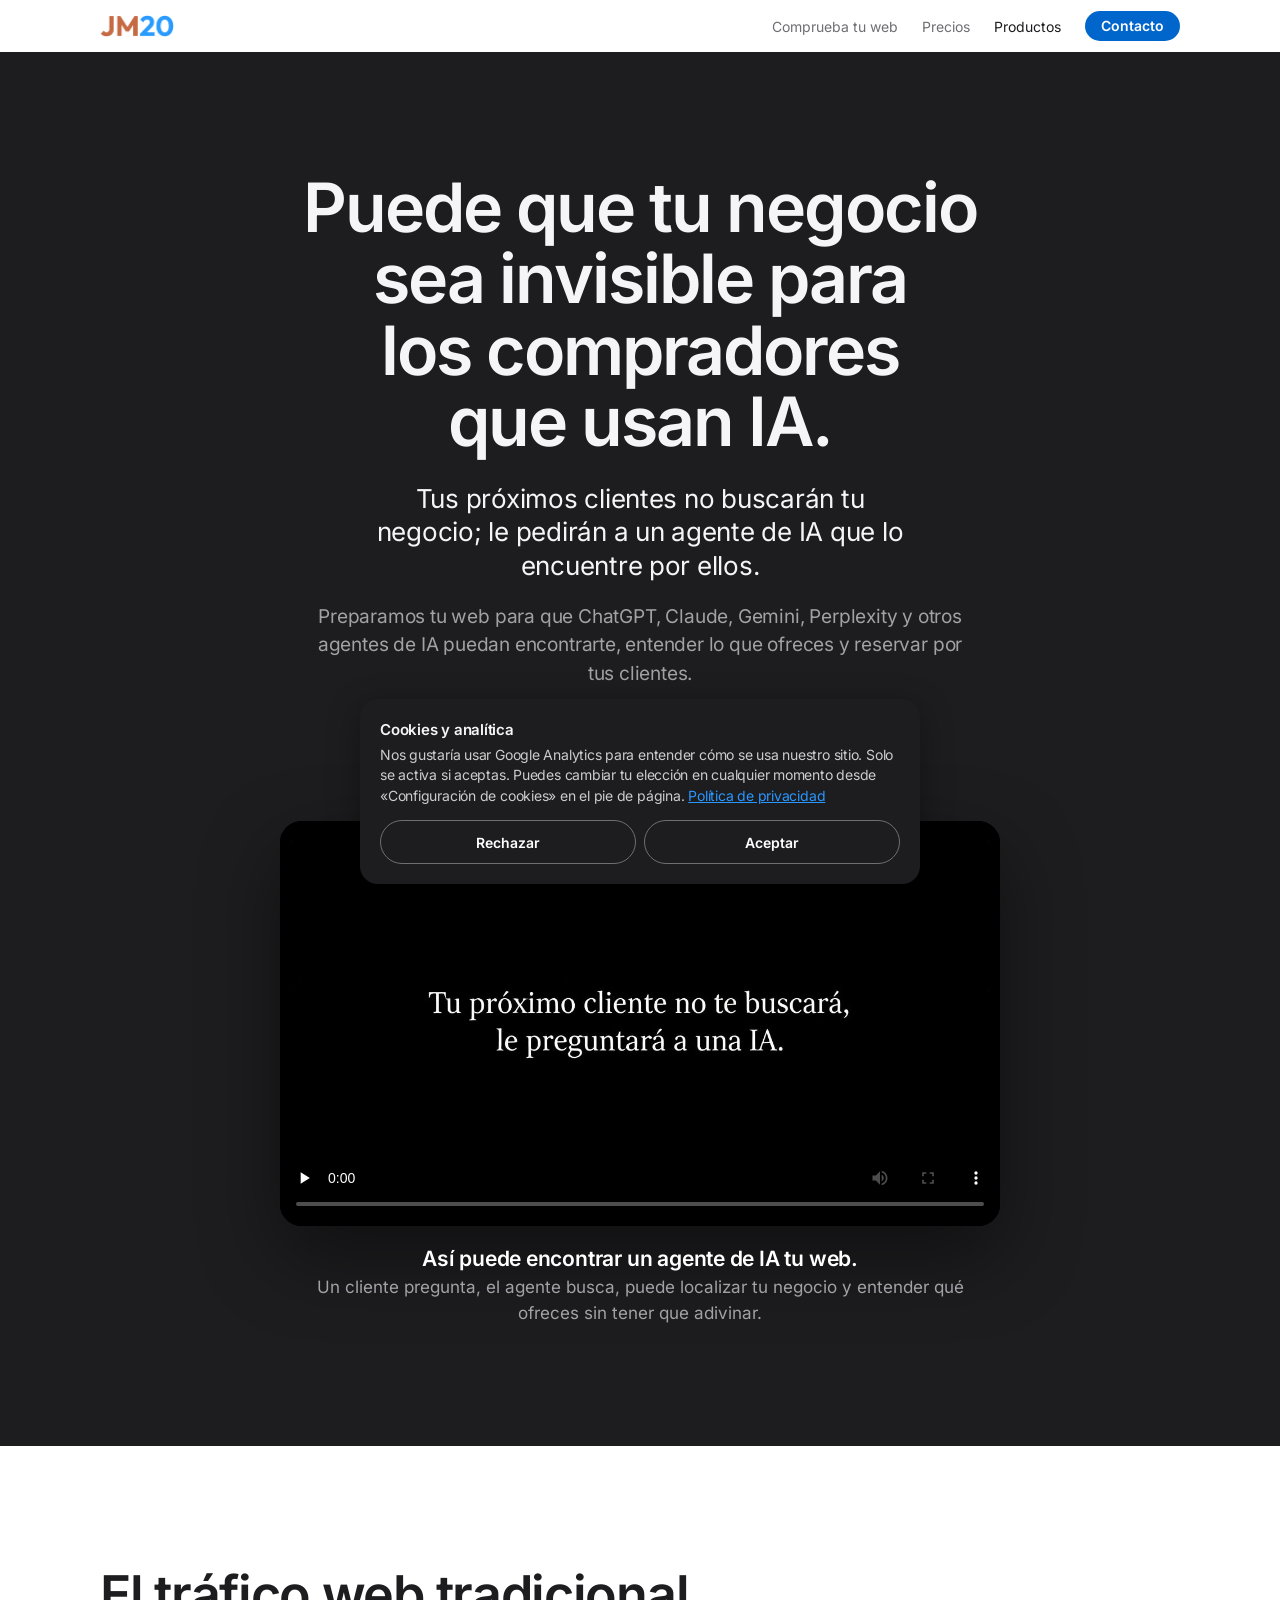
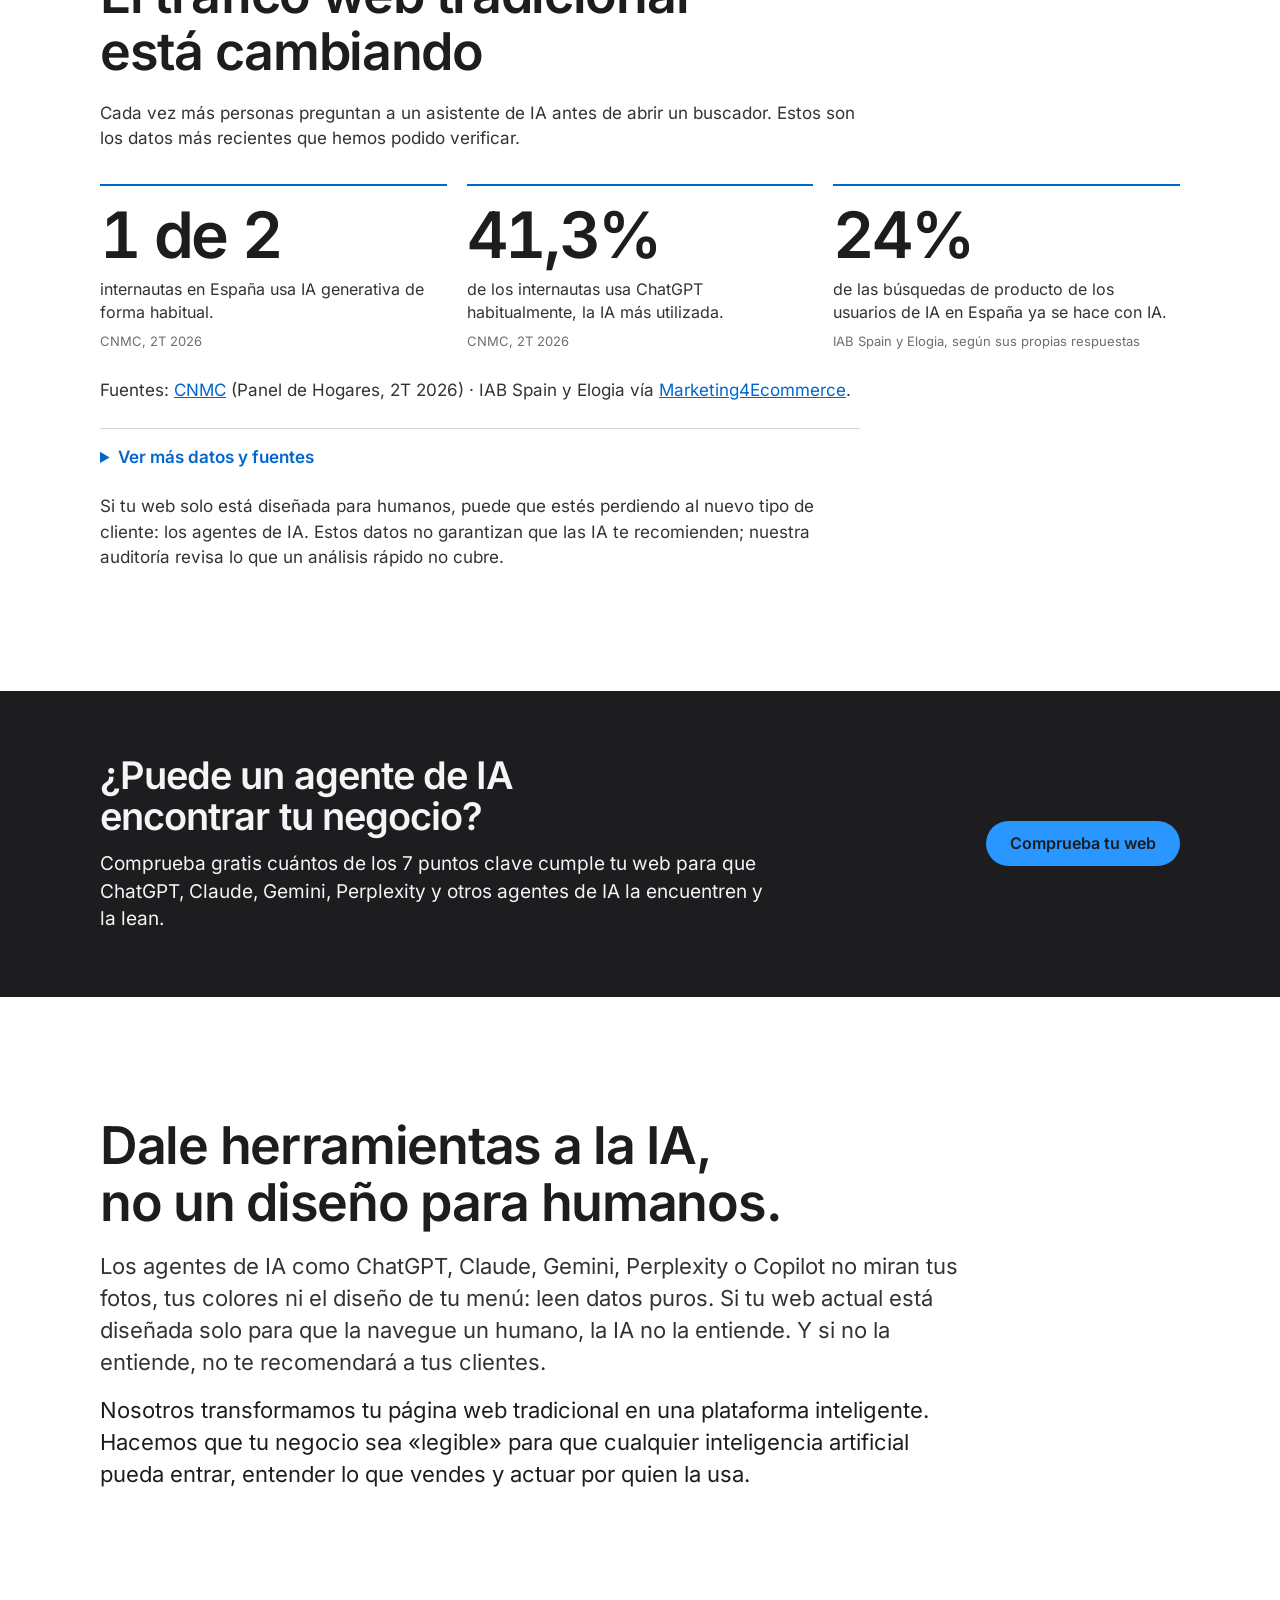
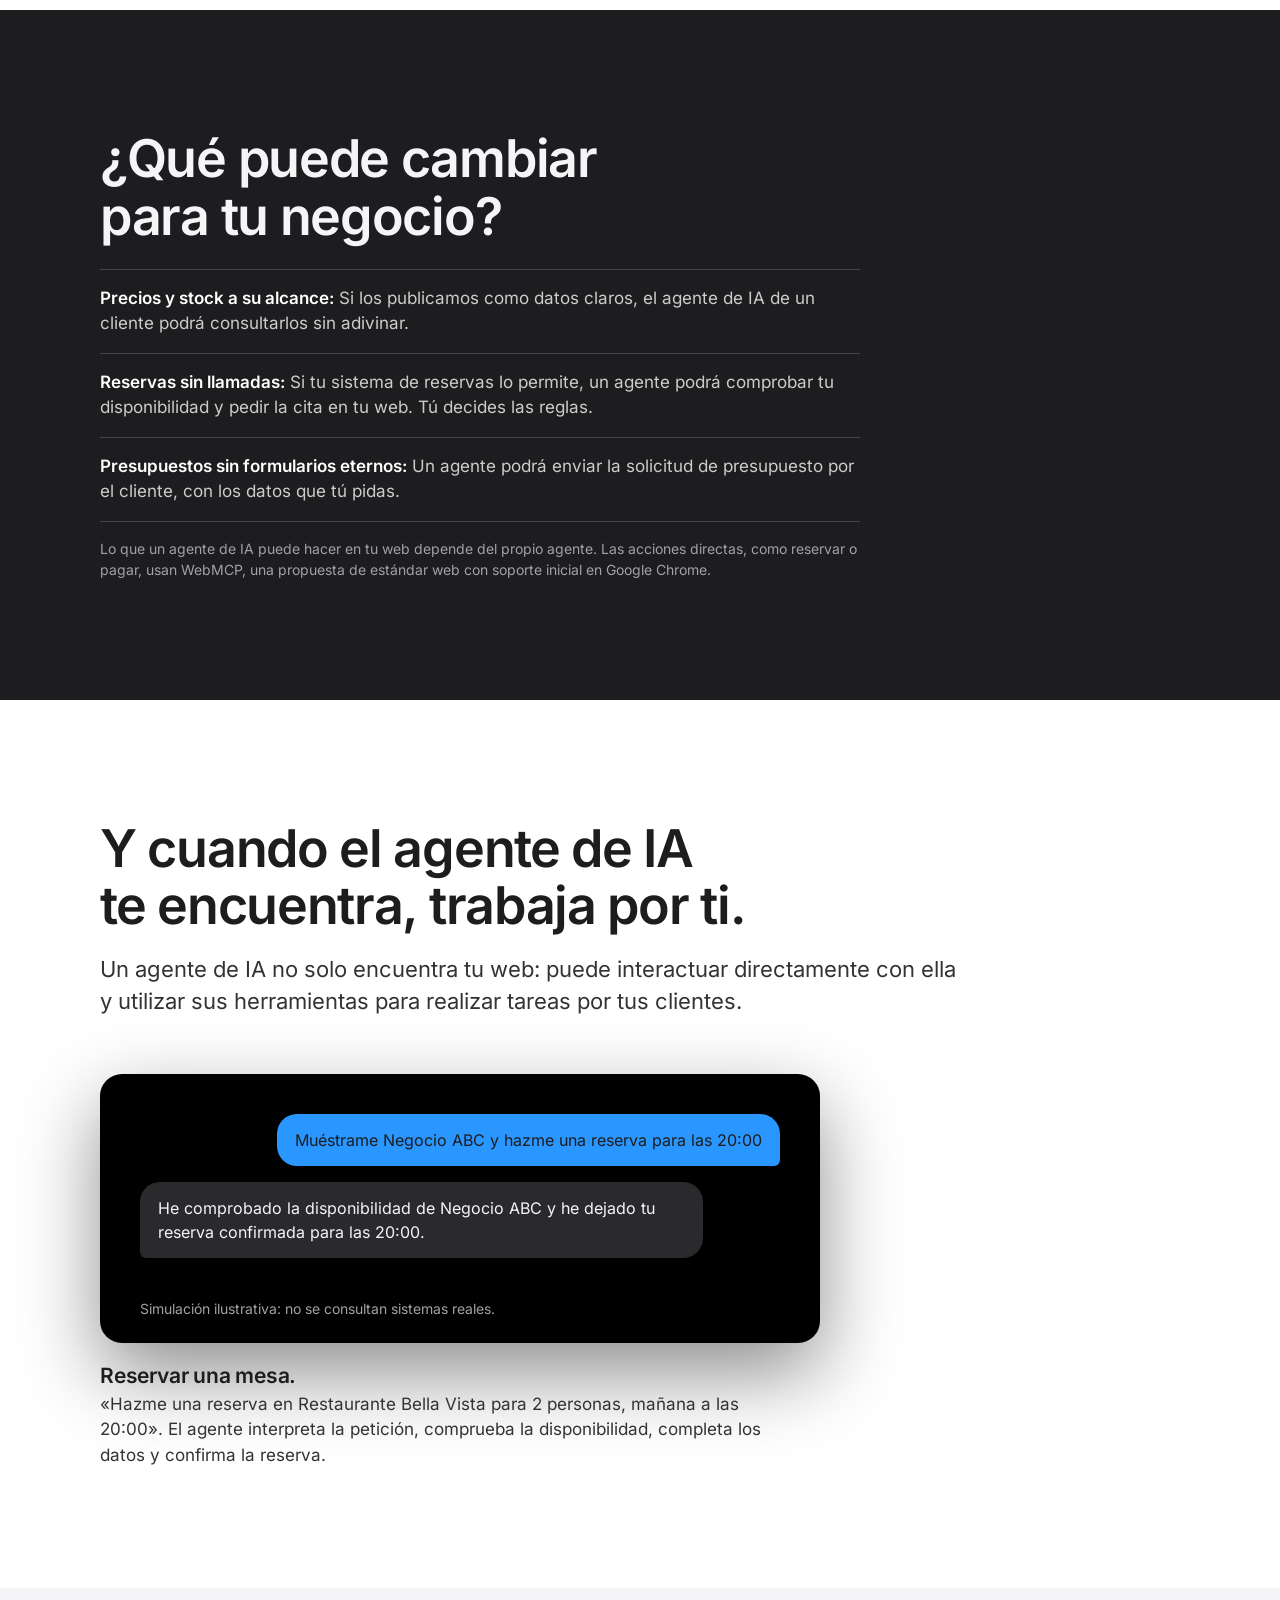
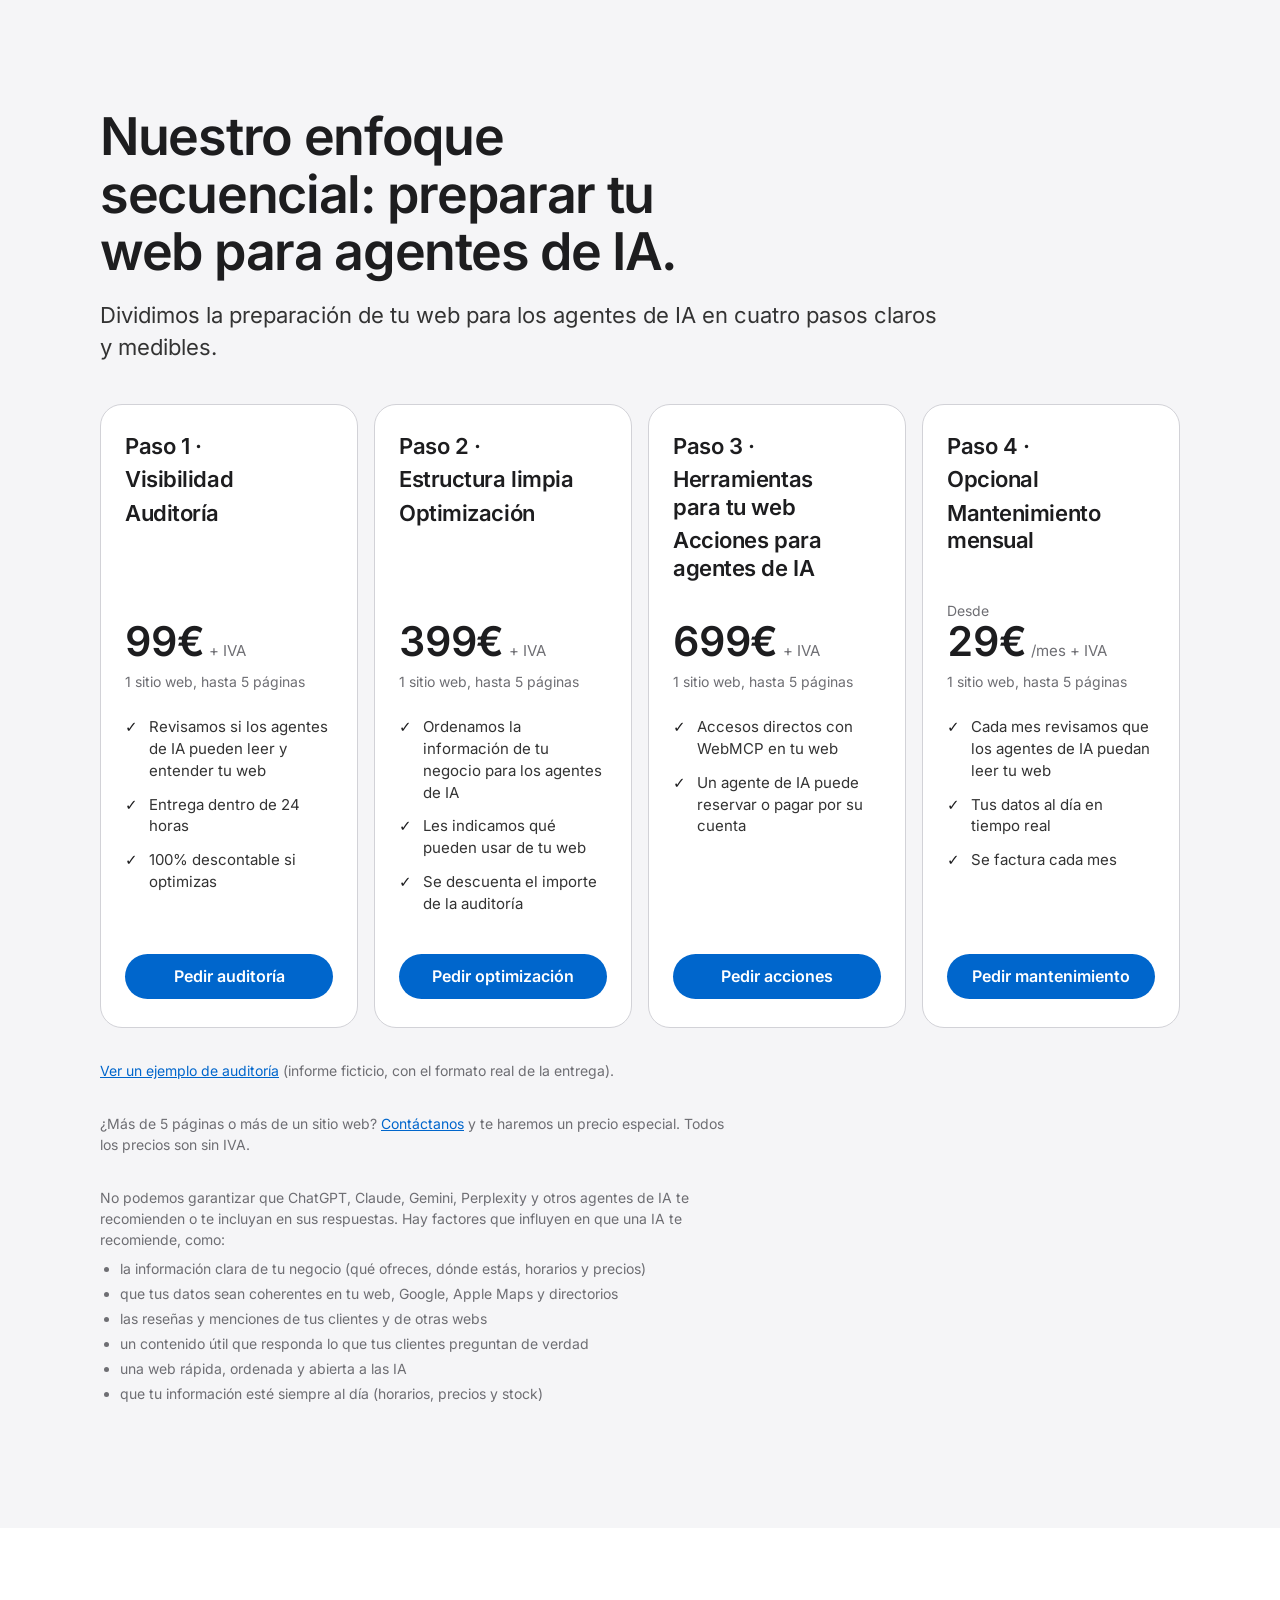
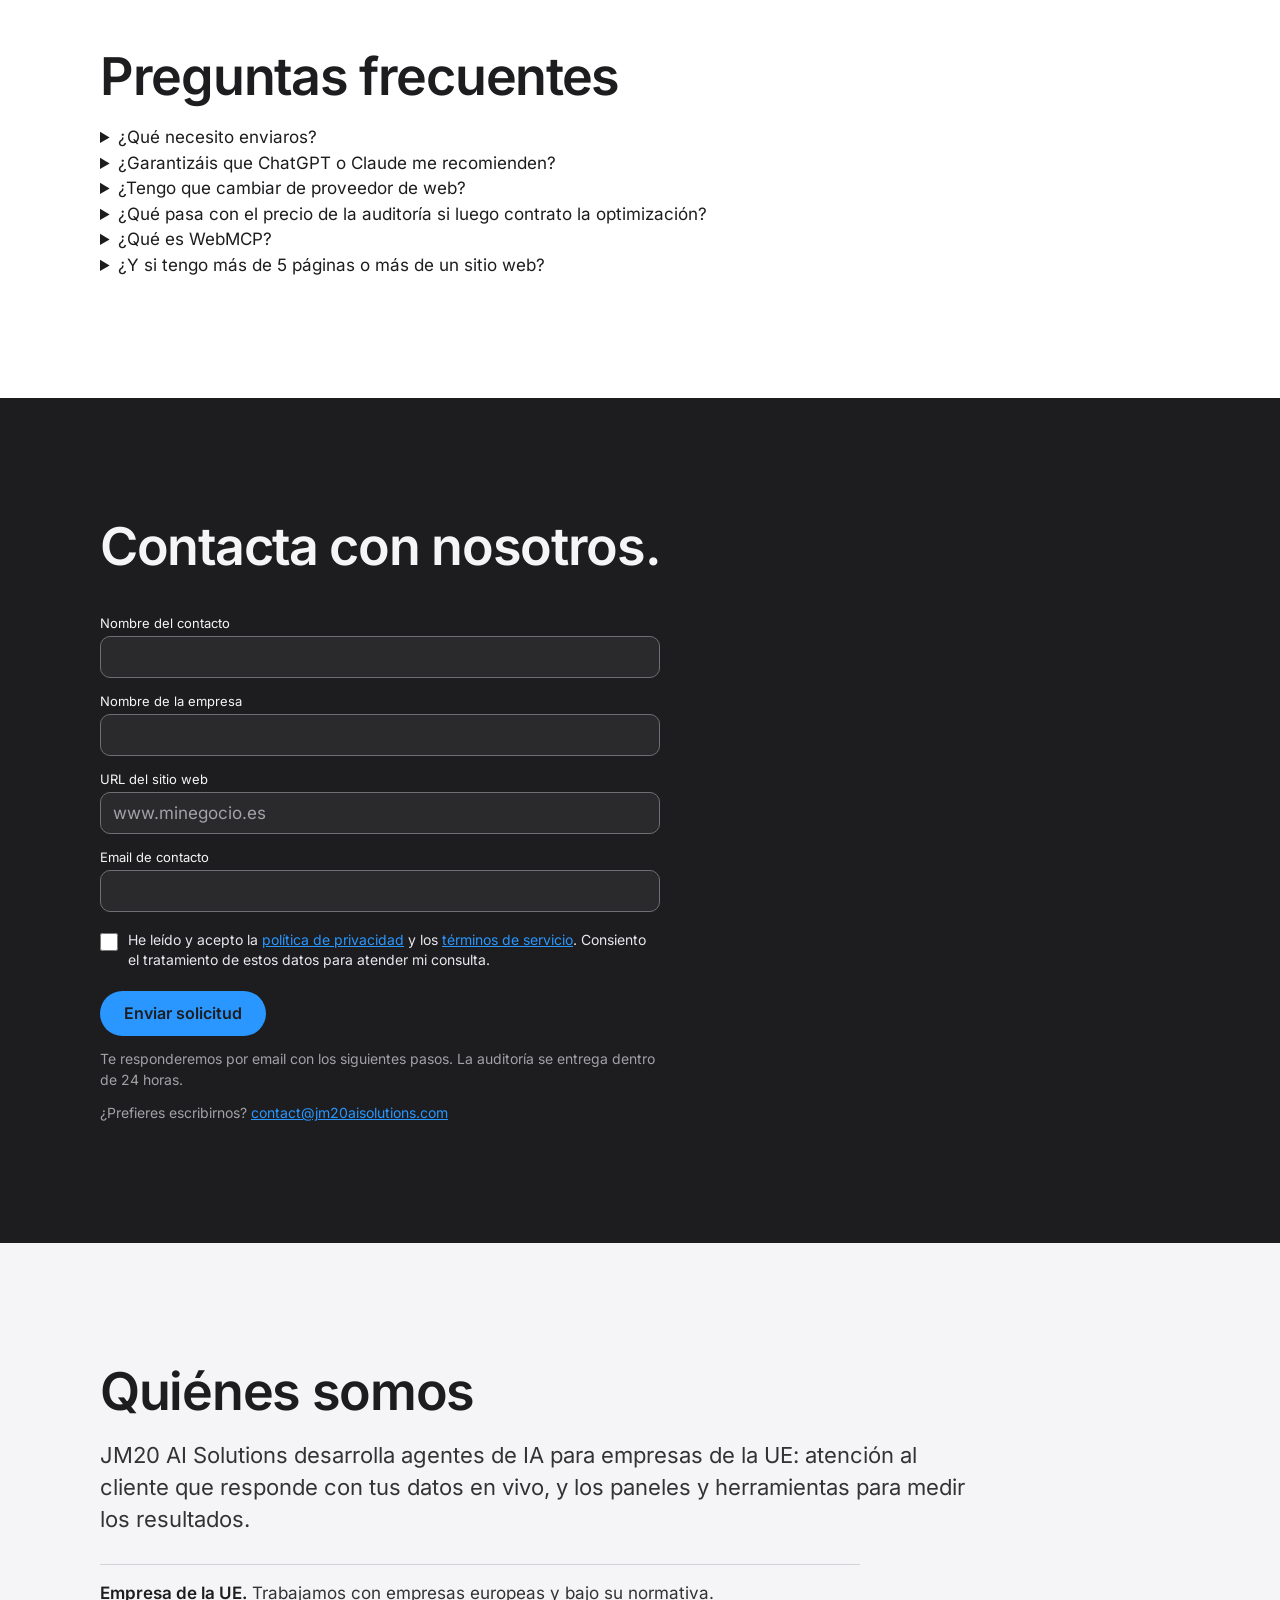
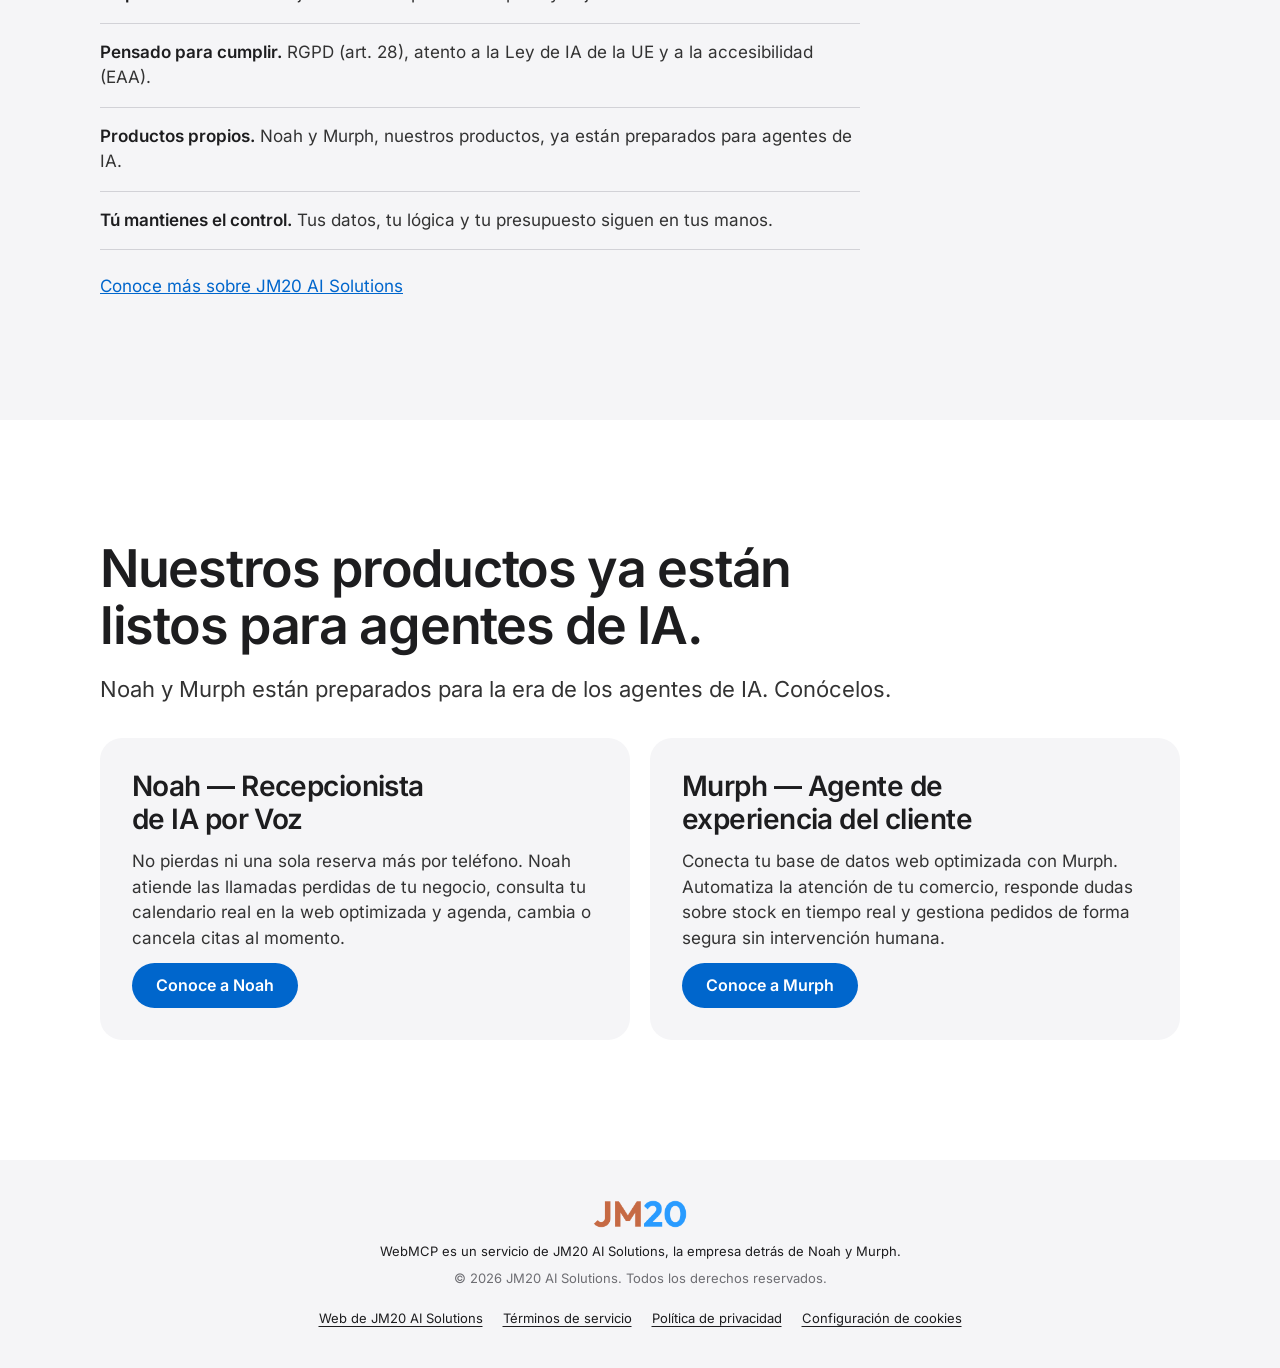
<file: index.html>
<!DOCTYPE html>
<html lang="es">
<head>
<meta charset="utf-8">
<meta name="viewport" content="width=device-width, initial-scale=1, viewport-fit=cover">
<title>Puede que tu negocio sea invisible para los compradores que usan IA | JM20</title>
<meta name="description" content="Hacemos que ChatGPT, Claude y otras IA encuentren tu negocio, entiendan lo que ofreces y reserven por tus clientes.">
<meta property="og:type" content="website">
<meta property="og:site_name" content="JM20">
<meta property="og:locale" content="es_ES">
<meta property="og:title" content="Puede que tu negocio sea invisible para los compradores que usan IA">
<meta property="og:description" content="Hacemos que ChatGPT, Claude, Gemini, Perplexity y otros agentes de IA encuentren tu negocio, entiendan lo que ofreces y reserven por tus clientes.">
<meta property="og:image" content="https://jm20aisolutions.com/og-image.png">
<meta name="theme-color" content="#ffffff">
<link rel="icon" href="jm20-logo.png">
<script type="application/ld+json">{"@context":"https://schema.org","@type":"Organization","name":"JM20","url":"https://jm20aisolutions.com/","logo":"https://jm20aisolutions.com/jm20-logo.png","description":"Soluciones de inteligencia artificial y automatización para mejorar el funcionamiento de tu negocio."}</script>
<script type="application/ld+json">{"@context": "https://schema.org", "@type": "FAQPage", "mainEntity": [{"@type": "Question", "name": "¿Qué necesito enviaros?", "acceptedAnswer": {"@type": "Answer", "text": "Solo la dirección de tu web. La auditoría cubre 1 sitio web, hasta 5 páginas, y la entregamos dentro de 24 horas."}}, {"@type": "Question", "name": "¿Garantizáis que ChatGPT o Claude me recomienden?", "acceptedAnswer": {"@type": "Answer", "text": "No, y nadie puede hacerlo: cada sistema usa sus propias fuentes y criterios, y cambian. Lo que hacemos es que la información de tu negocio sea clara, coherente y legible para que un agente pueda encontrarla y usarla."}}, {"@type": "Question", "name": "¿Tengo que cambiar de proveedor de web?", "acceptedAnswer": {"@type": "Answer", "text": "Depende de tu web y, si quieres reservas o pagos, de tu sistema de reservas. La auditoría te dice qué es posible en tu caso."}}, {"@type": "Question", "name": "¿Qué pasa con el precio de la auditoría si luego contrato la optimización?", "acceptedAnswer": {"@type": "Answer", "text": "Se descuenta entero del precio de la optimización."}}, {"@type": "Question", "name": "¿Qué es WebMCP?", "acceptedAnswer": {"@type": "Answer", "text": "Una propuesta de estándar web, con soporte inicial en Google Chrome, para que un agente de IA pueda usar acciones de tu web, como reservar. Es reciente: lo que un agente pueda hacer depende del propio agente."}}, {"@type": "Question", "name": "¿Y si tengo más de 5 páginas o más de un sitio web?", "acceptedAnswer": {"@type": "Answer", "text": "Escríbenos a contact@jm20aisolutions.com y te haremos un precio especial."}}]}</script>
<link rel="preload" href="fonts/inter-400.woff2" as="font" type="font/woff2" crossorigin>
<link rel="preload" href="fonts/inter-600.woff2" as="font" type="font/woff2" crossorigin>
    <link rel="preload" as="image" href="poster-1.jpg" fetchpriority="high">
<link rel="stylesheet" href="base.css">
<link rel="stylesheet" href="demos.css">
<link rel="stylesheet" href="pricing.css">
<link rel="stylesheet" href="ecosystem.css">
<link rel="stylesheet" href="extras.css?v=2">
<link rel="stylesheet" href="webmcp_form.css">
<link rel="stylesheet" href="responsive.css">
<link rel="stylesheet" href="consent.css?v=2">
<link rel="stylesheet" href="aicheck.css">
<link rel="stylesheet" href="fixes.css">
</head>
<body>
<nav class="global" aria-label="Principal">
<a href="#top"><img src="jm20-logo.png" alt="JM20"></a>
<span class="sp"></span>
<button id="mnav" class="mn" type="button" aria-label="Abrir menú" aria-expanded="false"><span></span><span></span><span></span></button>
<div class="navlinks">
<a href="comprobar">Comprueba tu web</a>
<a href="#precios">Precios</a>
<a href="#ecosistema">Productos</a>
<a class="btn" href="#audit">Contacto</a>
</div>
</nav>
<main>
<section class="tile dark" id="top">
<div class="wrap">
<h1>Puede que tu negocio sea invisible para los compradores que usan IA.</h1>
<p class="lead">Tus próximos clientes no buscarán tu negocio; le pedirán a un agente de IA que lo encuentre por ellos.</p>
<p class="lead lead-2">Preparamos tu web para que ChatGPT, Claude, Gemini, Perplexity y otros agentes de IA puedan encontrarte, entender lo que ofreces y reservar por tus clientes.</p>
<div class="ctas">
<a class="btn" href="comprobar">Comprueba tu web</a>
</div>
<figure class="vid">
<!-- Pon data-src="video-1.mp4" (opcional data-poster y data-captions con un .vtt) y el vídeo sustituye a la simulación -->
<div class="player" id="v1" data-src="mcpvideo.mp4" data-poster="poster-1.jpg" data-captions="">
<div class="tabs" role="group" aria-label="Tipo de negocio de la simulación">
<button type="button" data-k="rest" aria-pressed="true">Restaurante</button>
<button type="button" data-k="barb" aria-pressed="false">Barbería</button>
<button type="button" data-k="shop" aria-pressed="false">Tienda</button>
</div>
<div class="chat">
<p class="msg me" id="c-me">Dame los mejores restaurantes de Madrid cerca de Retiro</p>
<div class="msg ai" aria-live="polite"><p id="c-intro">Estos son algunos restaurantes cerca del Retiro:</p><ol id="c-list"><li>Restaurante A</li><li class="you">Tu negocio</li><li>Restaurante C</li></ol></div>
</div>
<p class="sim">Simulación ilustrativa: no se consultan sistemas reales ni implica ninguna posición garantizada.</p>
</div>
<figcaption><strong>Así puede encontrar un agente de IA tu web.</strong> Un cliente pregunta, el agente busca, puede localizar tu negocio y entender qué ofreces sin tener que adivinar.</figcaption>
</figure>
</div>
</section>
<section class="tile light" id="trafico">
<div class="wrap">
<div class="shift">
<h2>El tráfico web tradicional está cambiando</h2>
<p>Cada vez más personas preguntan a un asistente de IA antes de abrir un buscador. Estos son los datos más recientes que hemos podido verificar.</p>
<ul class="stats">
<li class="stat"><b>1 de 2</b><span>internautas en España usa IA generativa de forma habitual.</span><small>CNMC, 2T 2026</small></li>
<li class="stat"><b>41,3%</b><span>de los internautas usa ChatGPT habitualmente, la IA más utilizada.</span><small>CNMC, 2T 2026</small></li>
<li class="stat"><b>24%</b><span>de las búsquedas de producto de los usuarios de IA en España ya se hace con IA.</span><small>IAB Spain y Elogia, según sus propias respuestas</small></li>
</ul>
<p>Fuentes: <a href="https://www.cnmc.es/sites/default/files/editor_contenidos/Notas%20de%20prensa/2026/20261106_NP_Panel%20hogares_IA%20Generativa.pdf" target="_blank" rel="noopener">CNMC</a> (Panel de Hogares, 2T 2026) · IAB Spain y Elogia vía <a href="https://marketing4ecommerce.net/radiografia-de-la-ia-en-espana-la-usa-el-52-de-los-internautas-pero-solo-el-15-va-mas-alla-de-lo-basico/" target="_blank" rel="noopener">Marketing4Ecommerce</a>.</p>
<details>
<summary>Ver más datos y fuentes</summary>
<p><strong>Se usa para buscar.</strong> Según OpenAI, las consultas tipo búsqueda en ChatGPT equivalen a aproximadamente una quinta parte de las de Google. Es una estimación de la propia empresa, y no significa que tenga esa cuota de mercado. En España, la búsqueda de información ya supone en torno a una cuarta parte de lo que se pregunta a ChatGPT, según datos de OpenAI.</p>
<p>El 53% de los consumidores de 11 países usó IA para comprar en los últimos tres meses, y quienes la usan tienen 3,2 veces más probabilidad de considerarla más influyente que un buscador tradicional. (McKinsey, octubre de 2026; incluye Francia, Alemania y Reino Unido, no España.)</p>
<p><strong>Cambia el clic.</strong> Con un resumen de IA en Google, se hace clic en un resultado normal en el 8% de las visitas, frente al 15% sin resumen. (Pew Research Center, datos de EE. UU. de marzo de 2025)</p>
<p><strong>Las visitas que llegan desde IA compran más.</strong> El tráfico desde IA a tiendas online de EE. UU. creció un 393% en el primer trimestre de 2026, y en marzo convertía un 42% mejor que el resto. (Adobe Analytics)</p>
<p><strong>Leer la web es la clave.</strong> En las tiendas de EE. UU., las páginas de producto eran legibles para las IA solo en un 66%. (Adobe Analytics) Shopify afirma que las búsquedas de IA que consultan un catálogo estructurado convierten el doble que las basadas en datos desactualizados. (McKinsey, citando a Shopify)</p>
<p>Más fuentes: <a href="https://www.mckinsey.com/capabilities/growth-marketing-and-sales/our-insights/who-wins-when-ai-does-the-shopping-new-evidence-on-agentic-commerce" target="_blank" rel="noopener">McKinsey</a> (oct. 2026) · <a href="https://business.adobe.com/blog/ai-traffic-surge-retail-sites-not-machine-readable" target="_blank" rel="noopener">Adobe Analytics</a> (abr. 2026) · <a href="https://www.pewresearch.org/short-reads/2025/07/22/google-users-are-less-likely-to-click-on-links-when-an-ai-summary-appears-in-the-results/" target="_blank" rel="noopener">Pew Research Center</a> (jul. 2025) · OpenAI vía <a href="https://es.wired.com/articulos/openai-asegura-que-chatgpt-ya-representa-una-quinta-parte-de-las-busquedas-de-google" target="_blank" rel="noopener">WIRED</a> y <a href="https://www.lanacion.com.ar/economia/IA/openai-asegura-que-las-consultas-en-chatgpt-ya-equivalen-al-20-de-las-busquedas-en-google-nid05112026/" target="_blank" rel="noopener">La Nación</a> (nov. 2026) · datos de OpenAI en España vía <a href="https://ppc.land/writing-drops-from-34-to-21-of-chatgpt-requests-since-july-2024/" target="_blank" rel="noopener">PPC Land</a>.</p>
</details>
<p>Si tu web solo está diseñada para humanos, puede que estés perdiendo al nuevo tipo de cliente: los agentes de IA. Estos datos no garantizan que las IA te recomienden; nuestra auditoría revisa lo que un análisis rápido no cubre.</p>
</div>
</div>
</section>
<section class="tile dark" id="comprobar">
<div class="wrap">
<div class="cb-text">
<h2>¿Puede un agente de IA encontrar tu negocio?</h2>
<p class="lead">Comprueba gratis cuántos de los 7 puntos clave cumple tu web para que ChatGPT, Claude, Gemini, Perplexity y otros agentes de IA la encuentren y la lean.</p>
</div>
<a class="btn" href="comprobar">Comprueba tu web</a>
</div>
</section>
<section class="tile light" id="demo">
<div class="wrap">
<h2>Dale herramientas a la IA, no un diseño para humanos.</h2>
<p class="lead">Los agentes de IA como ChatGPT, Claude, Gemini, Perplexity o Copilot no miran tus fotos, tus colores ni el diseño de tu menú: leen datos puros. Si tu web actual está diseñada solo para que la navegue un humano, la IA no la entiende. Y si no la entiende, no te recomendará a tus clientes.</p>
<p class="lead lead-2">Nosotros transformamos tu página web tradicional en una plataforma inteligente. Hacemos que tu negocio sea «legible» para que cualquier inteligencia artificial pueda entrar, entender lo que vendes y actuar por quien la usa.</p>
</div>
</section>
<section class="tile dark" id="beneficios">
<div class="wrap">
<div class="gains">
<h2>¿Qué puede cambiar para tu negocio?</h2>
<ul>
<li><strong>Precios y stock a su alcance:</strong> Si los publicamos como datos claros, el agente de IA de un cliente podrá consultarlos sin adivinar.</li>
<li><strong>Reservas sin llamadas:</strong> Si tu sistema de reservas lo permite, un agente podrá comprobar tu disponibilidad y pedir la cita en tu web. Tú decides las reglas.</li>
<li><strong>Presupuestos sin formularios eternos:</strong> Un agente podrá enviar la solicitud de presupuesto por el cliente, con los datos que tú pidas.</li>
</ul>
<p class="caveat">Lo que un agente de IA puede hacer en tu web depende del propio agente. Las acciones directas, como reservar o pagar, usan WebMCP, una propuesta de estándar web con soporte inicial en Google Chrome.</p>
</div>
</div>
</section>
<section class="tile light" id="agentes">
<div class="wrap">
<h2>Y cuando el agente de IA te encuentra, trabaja por ti.</h2>
<p class="lead">Un agente de IA no solo encuentra tu web: puede interactuar directamente con ella y utilizar sus herramientas para realizar tareas por tus clientes.</p>
<figure class="vid">
<!-- Sube el vídeo a video-2.mp4 y sustituye a la simulación; si el archivo no existe, se queda la simulación -->
<div class="player" data-src="video-2.mp4" data-poster="poster-2.jpg" data-captions="">
<div class="chat">
<p class="msg me">Muéstrame Negocio ABC y hazme una reserva para las 20:00</p>
<div class="msg ai"><p>He comprobado la disponibilidad de Negocio ABC y he dejado tu reserva confirmada para las 20:00.</p></div>
</div>
<p class="sim">Simulación ilustrativa: no se consultan sistemas reales.</p>
</div>
<figcaption><strong>Reservar una mesa.</strong> «Hazme una reserva en Restaurante Bella Vista para 2 personas, mañana a las 20:00». El agente interpreta la petición, comprueba la disponibilidad, completa los datos y confirma la reserva.</figcaption>
</figure>
</div>
</section>

<section class="tile sky" id="metodo">
<div class="wrap">
<h2>Nuestro enfoque secuencial: preparar tu web para agentes de IA.</h2>
<p class="lead">Dividimos la preparación de tu web para los agentes de IA en cuatro pasos claros y medibles.</p>

<div class="tiers" id="precios">
<article class="tier" aria-labelledby="t-aud">
<h3 id="t-aud">
    <span class="tstep">Paso 1 ·</span>
    <span class="tstep">Visibilidad</span>
    Auditoría
</h3>
<p class="tp">99€<span class="u">+ IVA</span></p>
<p class="td">1 sitio web, hasta 5 páginas</p>
<ul class="tl"><li>Revisamos si los agentes de IA pueden leer y entender tu web</li><li>Entrega dentro de 24 horas</li><li>100% descontable si optimizas</li></ul>
<a class="btn" href="#audit" data-plan="Auditoría · 99 € + IVA">Pedir auditoría</a>
</article>
<article class="tier" aria-labelledby="t-opt">
<h3 id="t-opt">
    <span class="tstep">Paso 2 ·</span>
    <span class="tstep">Estructura limpia</span>
    Optimización
</h3>
<p class="tp">399€<span class="u">+ IVA</span></p>
<p class="td">1 sitio web, hasta 5 páginas</p>
<ul class="tl"><li>Ordenamos la información de tu negocio para los agentes de IA</li><li>Les indicamos qué pueden usar de tu web</li><li>Se descuenta el importe de la auditoría</li></ul>
<a class="btn" href="#audit" data-plan="Optimización · 399 € + IVA">Pedir optimización</a>
</article>
<article class="tier" aria-labelledby="t-acc">
<h3 id="t-acc">
    <span class="tstep">Paso 3 ·</span>
    <span class="tstep">Herramientas para tu web</span>
    Acciones para agentes de IA
</h3>
    
  <p class="tp">699€<span class="u">+ IVA</span></p>
<p class="td">1 sitio web, hasta 5 páginas</p>
<ul class="tl"><li>Accesos directos con WebMCP en tu web</li><li>Un agente de IA puede reservar o pagar por su cuenta</li></ul>
<a class="btn" href="#audit" data-plan="Acciones para agentes de IA · 699 € + IVA">Pedir acciones</a>
</article>
<article class="tier" aria-labelledby="t-man">
<h3 id="t-man">
    <span class="tstep">Paso 4 ·</span>
    <span class="tstep">Opcional</span>
    Mantenimiento mensual
</h3>
    
<p class="tp"><span class="u">Desde</span>29€<span class="u">/mes + IVA</span></p>
<p class="td">1 sitio web, hasta 5 páginas</p>
<ul class="tl"><li>Cada mes revisamos que los agentes de IA puedan leer tu web</li><li>Tus datos al día en tiempo real</li><li>Se factura cada mes</li></ul>
<a class="btn" href="#audit" data-plan="Mantenimiento · desde 29 €/mes + IVA">Pedir mantenimiento</a>
</article>
</div>
<p class="fine"><a href="audit-ejemplo.html">Ver un ejemplo de auditoría</a> (informe ficticio, con el formato real de la entrega).</p>
<p class="fine">¿Más de 5 páginas o más de un sitio web? <a href="mailto:contact@jm20aisolutions.com">Contáctanos</a> y te haremos un precio especial. Todos los precios son sin IVA.</p>
<div class="fine">
<p>No podemos garantizar que ChatGPT, Claude, Gemini, Perplexity y otros agentes de IA te recomienden o te incluyan en sus respuestas. Hay factores que influyen en que una IA te recomiende, como:</p>
<ul>
<li>la información clara de tu negocio (qué ofreces, dónde estás, horarios y precios)</li>
<li>que tus datos sean coherentes en tu web, Google, Apple Maps y directorios</li>
<li>las reseñas y menciones de tus clientes y de otras webs</li>
<li>un contenido útil que responda lo que tus clientes preguntan de verdad</li>
<li>una web rápida, ordenada y abierta a las IA</li>
<li>que tu información esté siempre al día (horarios, precios y stock)</li>
</ul>
</div>
</div>
</section>
<section class="tile light" id="faq">
<div class="wrap">
<h2>Preguntas frecuentes</h2>
<div class="faq">
<details><summary>¿Qué necesito enviaros?</summary><p>Solo la dirección de tu web. La auditoría cubre 1 sitio web, hasta 5 páginas, y la entregamos dentro de 24 horas.</p></details>
<details><summary>¿Garantizáis que ChatGPT o Claude me recomienden?</summary><p>No, y nadie puede hacerlo: cada sistema usa sus propias fuentes y criterios, y cambian. Lo que hacemos es que la información de tu negocio sea clara, coherente y legible para que un agente pueda encontrarla y usarla.</p></details>
<details><summary>¿Tengo que cambiar de proveedor de web?</summary><p>Depende de tu web y, si quieres reservas o pagos, de tu sistema de reservas. La auditoría te dice qué es posible en tu caso.</p></details>
<details><summary>¿Qué pasa con el precio de la auditoría si luego contrato la optimización?</summary><p>Se descuenta entero del precio de la optimización.</p></details>
<details><summary>¿Qué es WebMCP?</summary><p>Una propuesta de estándar web, con soporte inicial en Google Chrome, para que un agente de IA pueda usar acciones de tu web, como reservar. Es reciente: lo que un agente pueda hacer depende del propio agente.</p></details>
<details><summary>¿Y si tengo más de 5 páginas o más de un sitio web?</summary><p>Escríbenos a <a href="mailto:contact@jm20aisolutions.com">contact@jm20aisolutions.com</a> y te haremos un precio especial.</p></details>
</div>
</div>
</section>
<section class="tile dark" id="audit">
<div class="wrap">
<h2>Contacta con nosotros.</h2>
<p class="plan-sel" id="plan-sel" role="status" hidden></p>
<!-- El formulario envía a la Edge Function submit-lead (verifica Turnstile e inserta en public.leads_webmcp). Sin claves secretas aquí. -->
<form id="audit-form" toolname="contactar_jm20" tooldescription="Contacta con JM20 para consultar cómo preparar la web de un negocio para la IA. Indica contacto, empresa y URL. La persona debe aceptar la política de privacidad y pulsar enviar." data-endpoint="https://wiavnyuchdsfztzhvaua.supabase.co/functions/v1/submit-lead" novalidate>
<div class="row2">
<div><label for="nombre">Nombre del contacto</label><input id="nombre" name="nombre" type="text" toolparamdescription="Nombre de la persona de contacto" autocomplete="name" required aria-describedby="e-nombre"><p class="ferr" id="e-nombre" hidden></p></div>
<div><label for="empresa">Nombre de la empresa</label><input id="empresa" name="empresa" type="text" toolparamdescription="Nombre de la empresa" autocomplete="organization" required aria-describedby="e-empresa"><p class="ferr" id="e-empresa" hidden></p></div>
</div>
<div class="row2">
<div><label for="url">URL del sitio web</label><input id="url" name="url" type="text" toolparamdescription="Dirección web del negocio, por ejemplo minegocio.es" inputmode="url" autocomplete="url" autocapitalize="none" spellcheck="false" placeholder="www.minegocio.es" required aria-describedby="e-url"><p class="ferr" id="e-url" hidden></p></div>
<div><label for="email">Email de contacto</label><input id="email" name="email" type="email" toolparamdescription="Email de contacto donde recibir la auditoría" autocomplete="email" required aria-describedby="e-email"><p class="ferr" id="e-email" hidden></p></div>
</div>
<div>
<label class="consent" for="gdpr"><input id="gdpr" name="consentimiento" type="checkbox" toolparamdescription="Solo la persona usuaria puede aceptar la política de privacidad; el agente no debe marcarla" required aria-describedby="e-consentimiento"><span>He leído y acepto la <a href="https://aiready.jm20aisolutions.com/politica-de-privacidad">política de privacidad</a> y los <a href="https://aiready.jm20aisolutions.com/terminos-de-servicio">términos de servicio</a>. Consiento el tratamiento de estos datos para atender mi consulta.</span></label>
<p class="ferr" id="e-consentimiento" hidden></p>
</div>
<div class="cf-turnstile" data-sitekey="0x4AAAAAAGAvZbgEM21WL37h" data-appearance="interaction-only" data-theme="dark" data-language="es"></div>
<p class="fstatus" id="fstatus" role="alert" hidden></p>
<button class="btn" type="submit">Enviar solicitud</button>
</form>
<p class="contactline">Te responderemos por email con los siguientes pasos. La auditoría se entrega dentro de 24 horas.</p>
<p class="contactline">¿Prefieres escribirnos? <a href="mailto:contact@jm20aisolutions.com">contact@jm20aisolutions.com</a></p>
<div class="fok" id="fok" role="status" tabindex="-1" hidden>
<svg width="48" height="48" viewBox="0 0 48 48" fill="none" aria-hidden="true"><circle cx="24" cy="24" r="22" stroke="currentColor" stroke-width="2.5"/><path d="M14 25l7 7 13-15" stroke="currentColor" stroke-width="3" stroke-linecap="round" stroke-linejoin="round"/></svg>
<h3>Solicitud enviada</h3>
<p>Hemos recibido tu solicitud. Te escribiremos por email con los siguientes pasos.</p>
</div>
</div>
</section>
<section class="tile sky" id="quienes">
<div class="wrap">
<h2>Quiénes somos</h2>
<p class="lead">JM20 AI Solutions desarrolla agentes de IA para empresas de la UE: atención al cliente que responde con tus datos en vivo, y los paneles y herramientas para medir los resultados.</p>
<ul class="facts">
<li><strong>Empresa de la UE.</strong> Trabajamos con empresas europeas y bajo su normativa.</li>
<li><strong>Pensado para cumplir.</strong> RGPD (art. 28), atento a la Ley de IA de la UE y a la accesibilidad (EAA).</li>
<li><strong>Productos propios.</strong> Noah y Murph, nuestros productos, ya están preparados para agentes de IA.</li>
<li><strong>Tú mantienes el control.</strong> Tus datos, tu lógica y tu presupuesto siguen en tus manos.</li>
</ul>
<p class="more"><a href="https://jm20aisolutions.com/">Conoce más sobre JM20 AI Solutions</a></p>
</div>
</section>

<section class="tile light" id="ecosistema">
<div class="wrap">
<h2>Nuestros productos ya están listos para agentes de IA.</h2>
<p class="lead">Noah y Murph están preparados para la era de los agentes de IA. Conócelos.</p>
<div class="cards">
<!-- Pon data-src="video-noah.mp4" y el vídeo aparece en la tarjeta; sin data-src no se muestra nada -->
<article class="card">
<div class="cvid" data-src="" data-poster="" data-captions="" hidden></div>
<h3>Noah — Recepcionista de IA por Voz</h3>
<p>No pierdas ni una sola reserva más por teléfono. Noah atiende las llamadas perdidas de tu negocio, consulta tu calendario real en la web optimizada y agenda, cambia o cancela citas al momento.</p>
<a class="btn" href="https://noah.jm20aisolutions.com/">Conoce a Noah</a>
</article>
<article class="card">
<div class="cvid" data-src="" data-poster="" data-captions="" hidden></div>
<h3>Murph — Agente de experiencia del cliente</h3>
<p>Conecta tu base de datos web optimizada con Murph. Automatiza la atención de tu comercio, responde dudas sobre stock en tiempo real y gestiona pedidos de forma segura sin intervención humana.</p>
<a class="btn" href="https://murph.jm20aisolutions.com/">Conoce a Murph</a>
</article>
</div>
</div>
</section>
</main>
<footer id="foot">
<div class="wrap">
<img class="flogo" src="jm20-logo.png" alt="JM20 AI Solutions">
<p>WebMCP es un servicio de JM20 AI Solutions, la empresa detrás de Noah y Murph.</p>
<p class="copy">© 2026 JM20 AI Solutions. Todos los derechos reservados.</p>
<nav aria-label="Legal">
<a href="https://jm20aisolutions.com/">Web de JM20 AI Solutions</a>
<a href="terminos-de-servicio.html">Términos de servicio</a>
<a href="politica-de-privacidad.html">Política de privacidad</a>
<a href="#" data-consent-open>Configuración de cookies</a>
</nav>
</div>
</footer>
<div class="dock" id="dock" hidden><a class="btn" href="comprobar">Comprueba tu web</a></div>
<script src="https://challenges.cloudflare.com/turnstile/v0/api.js" async defer></script>
<script src="nav.js" defer></script>
<script src="demos.js" defer></script>
<script src="pricing.js" defer></script>
<script src="plan.js" defer></script>
<script src="webmcp_form.js" defer></script>
<script src="consent.js?v=2" defer></script>
<!-- Cloudflare Web Analytics --><script type='module' src='https://static.cloudflareinsights.com/beacon.min.js' data-cf-beacon='{"token": "b77bb28fac574da2bfb181f3bd7b3aa2"}'></script><!-- End Cloudflare Web Analytics -->
</body>
</html>
</file>
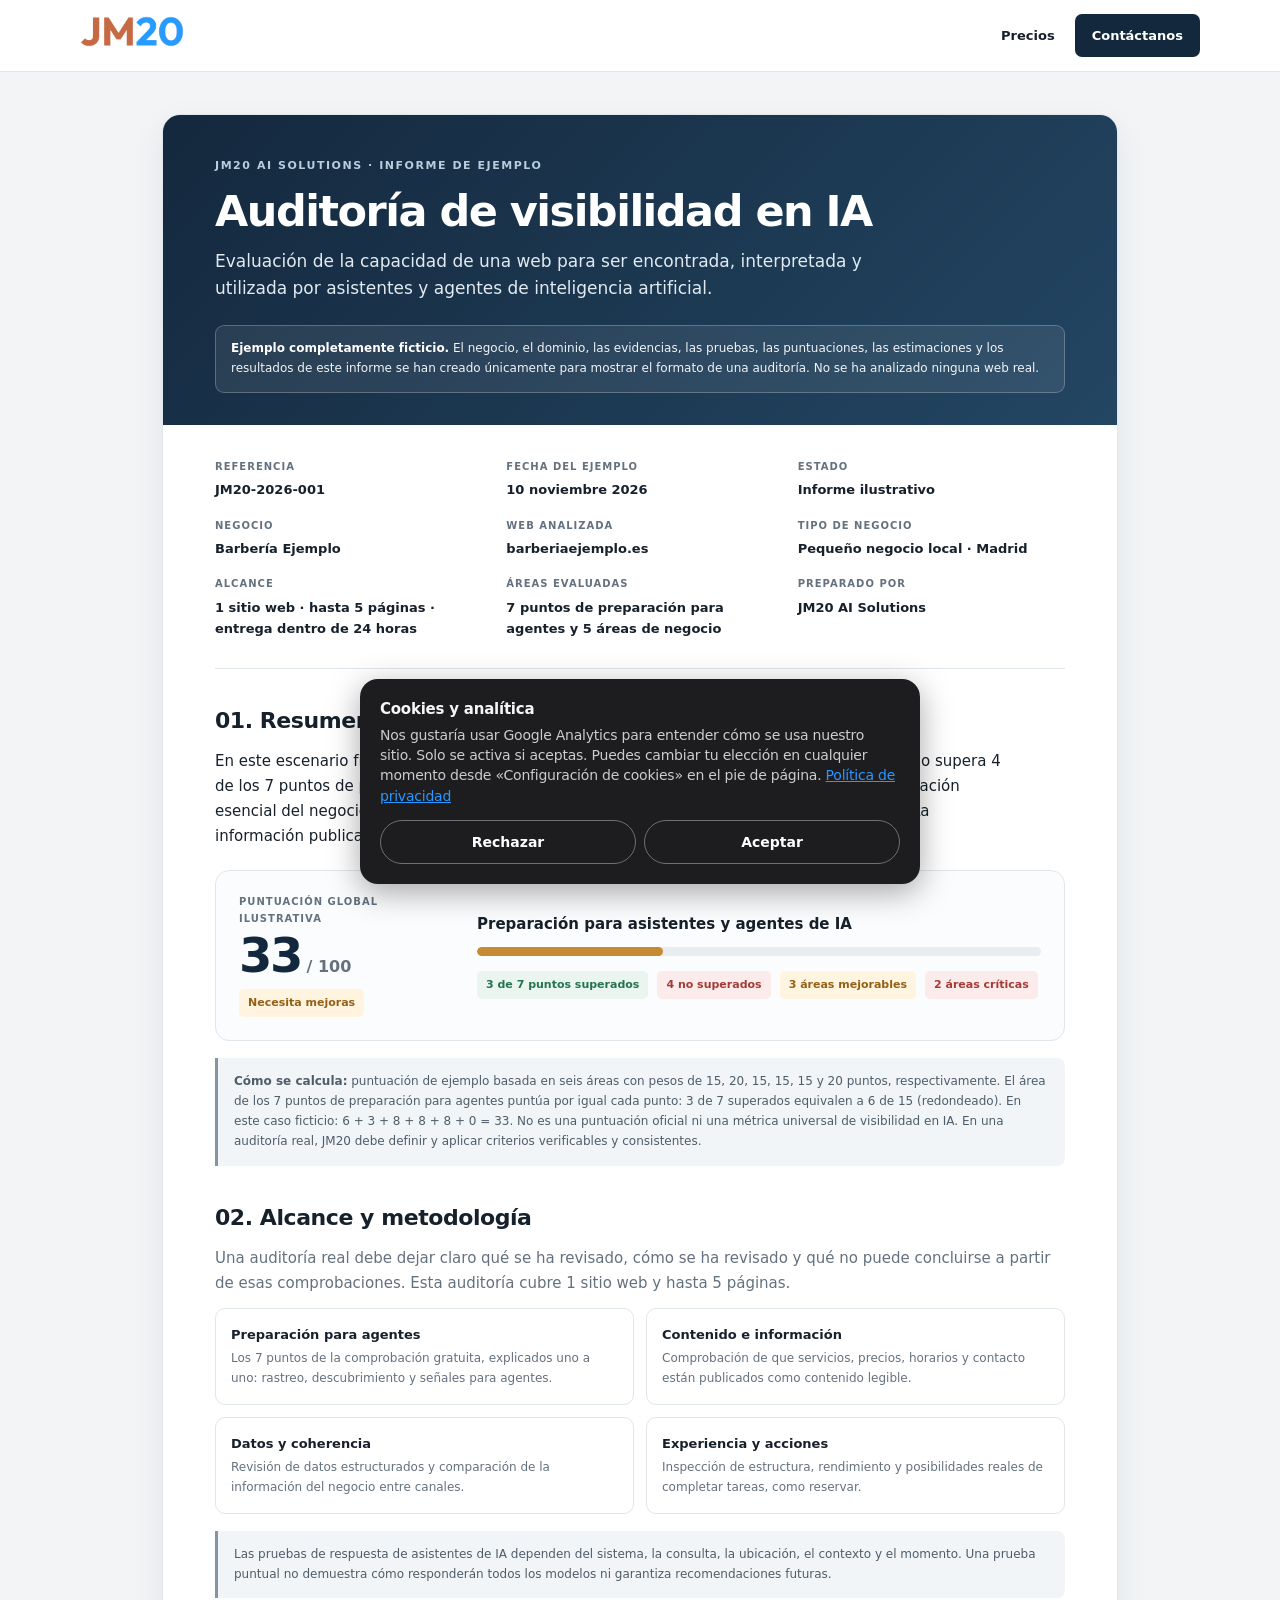
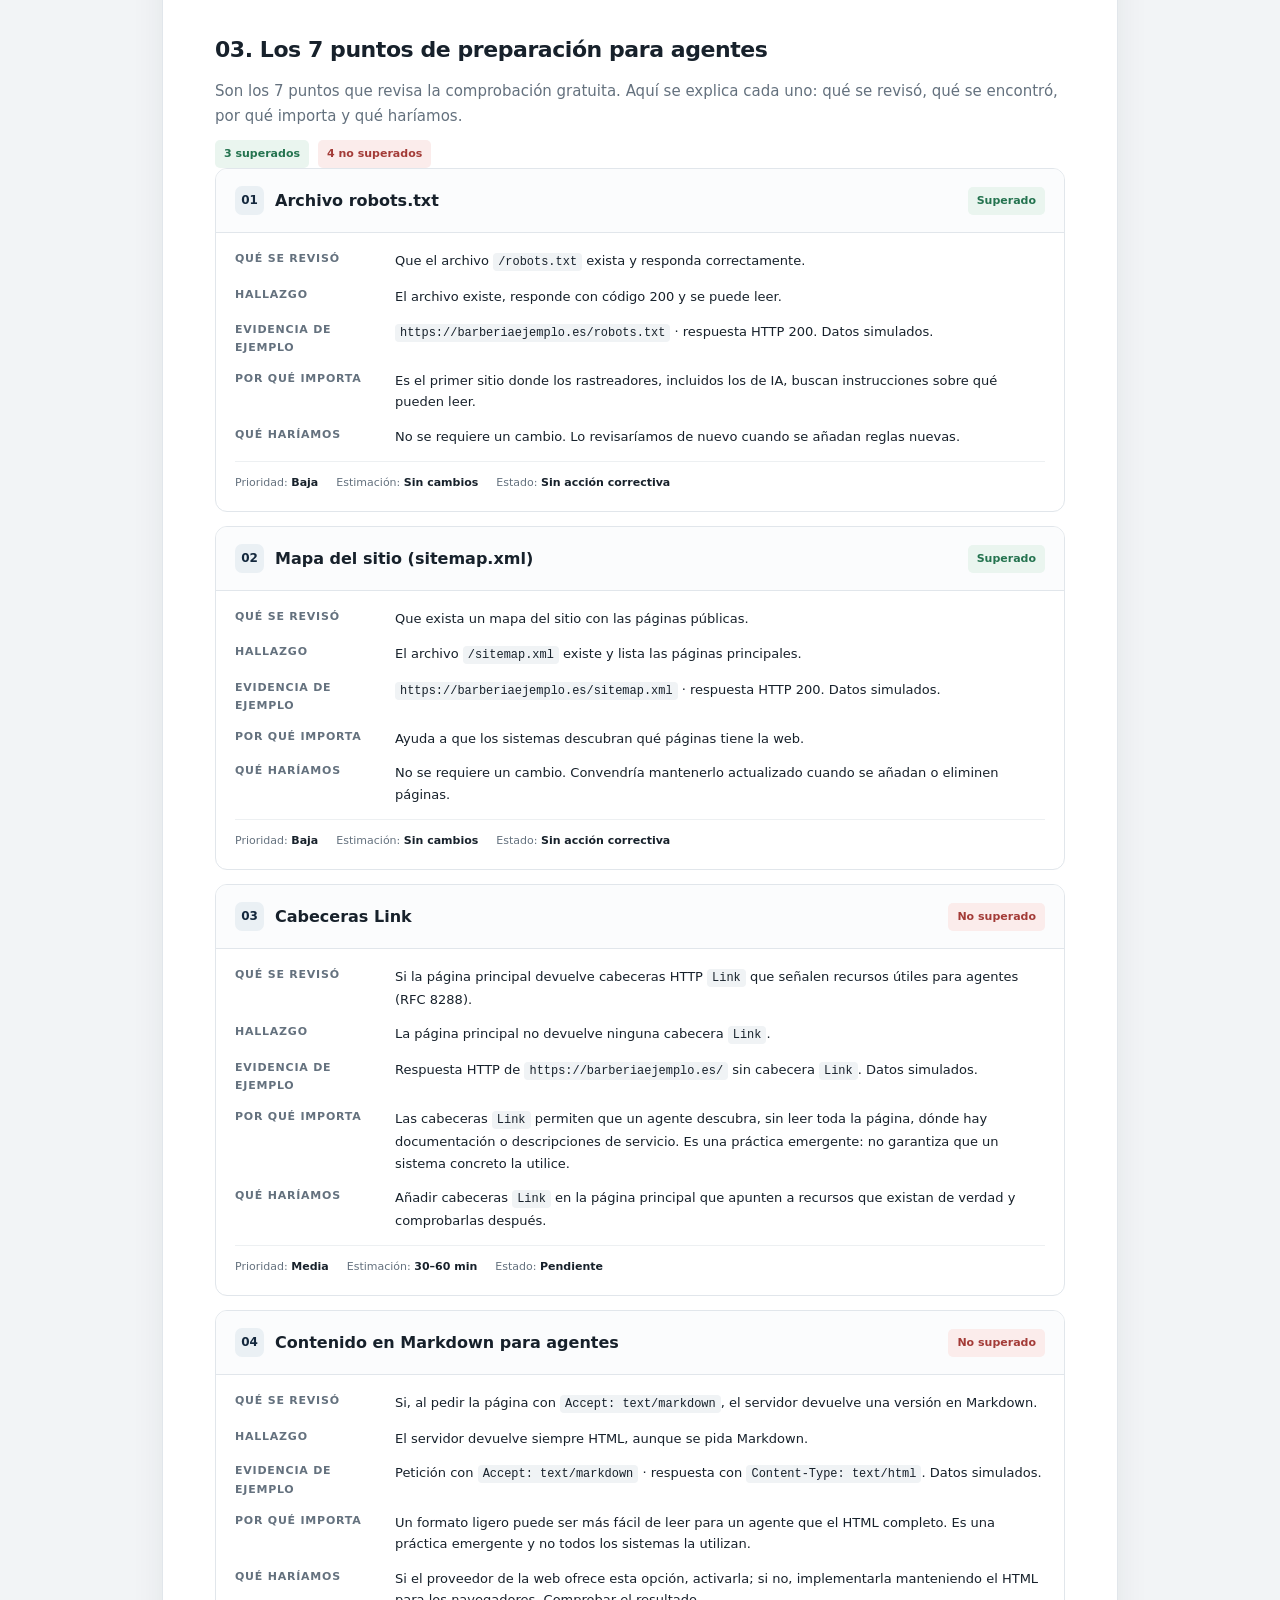
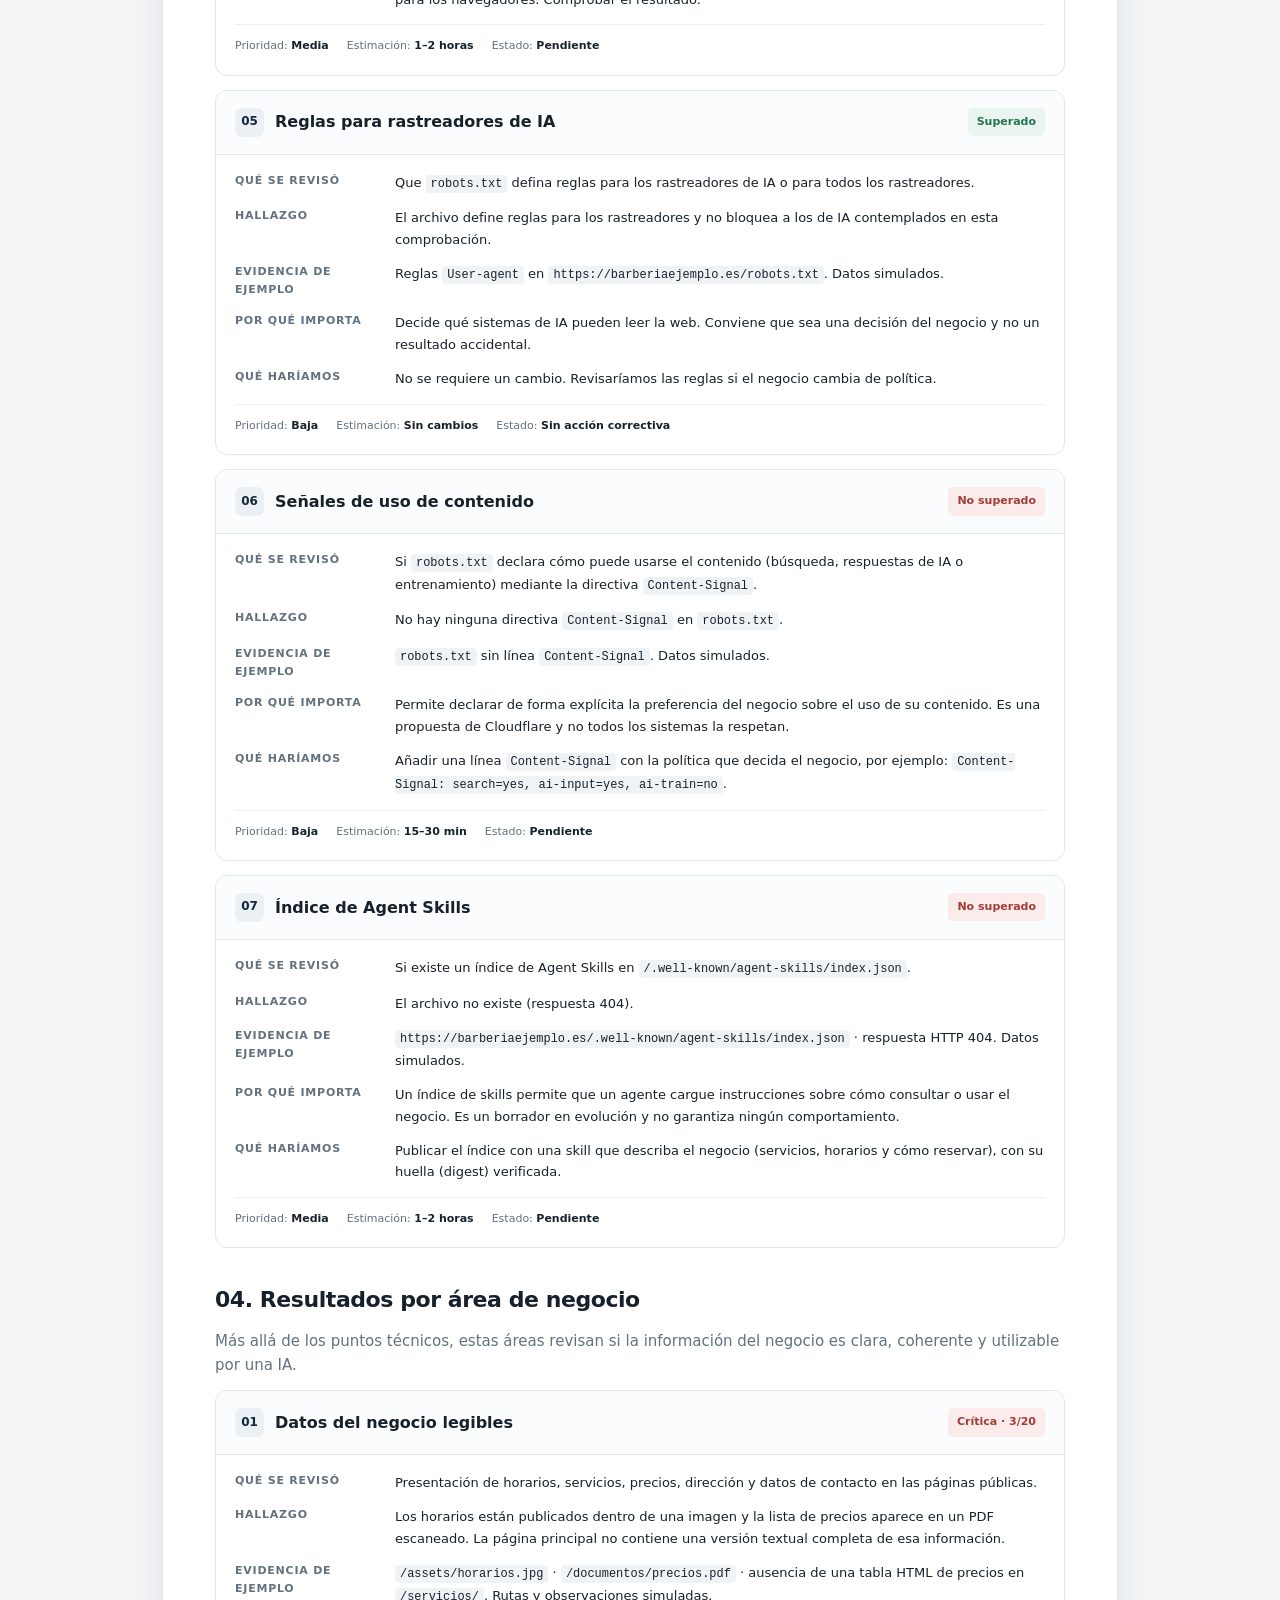
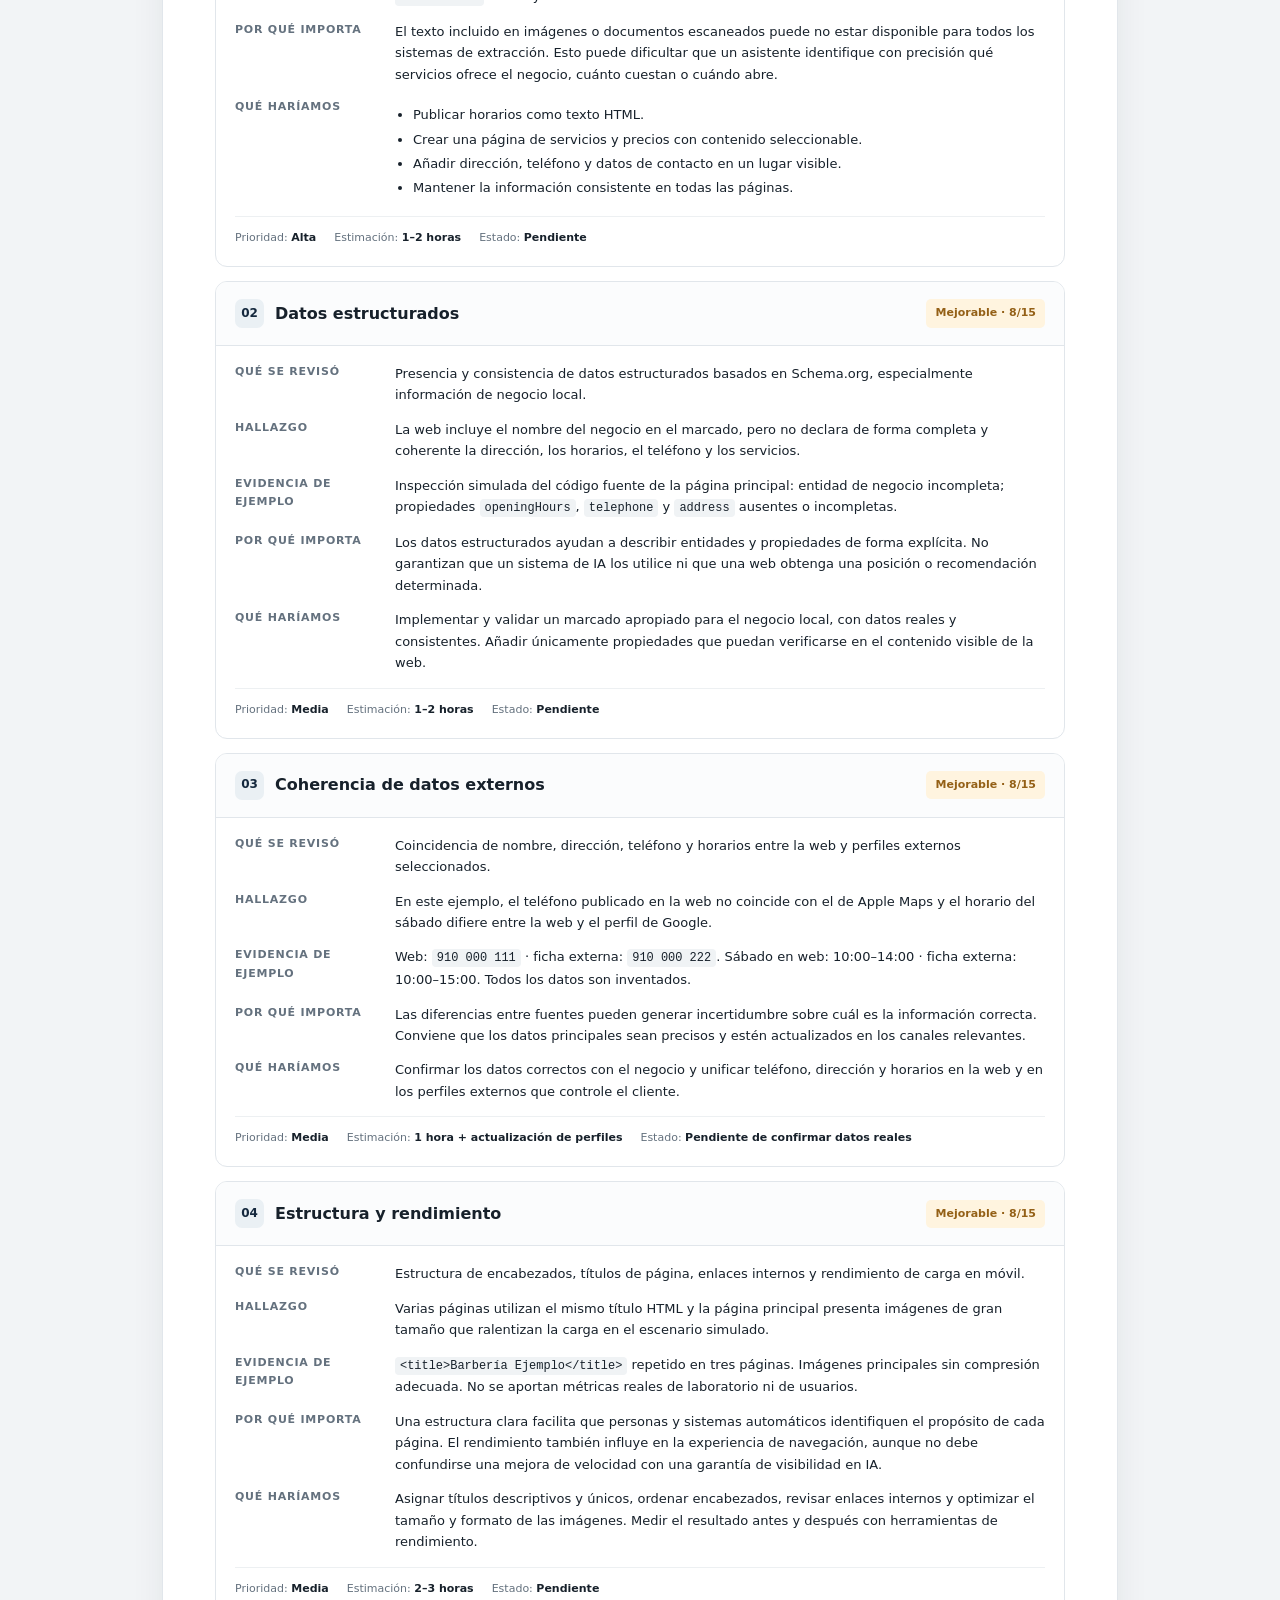
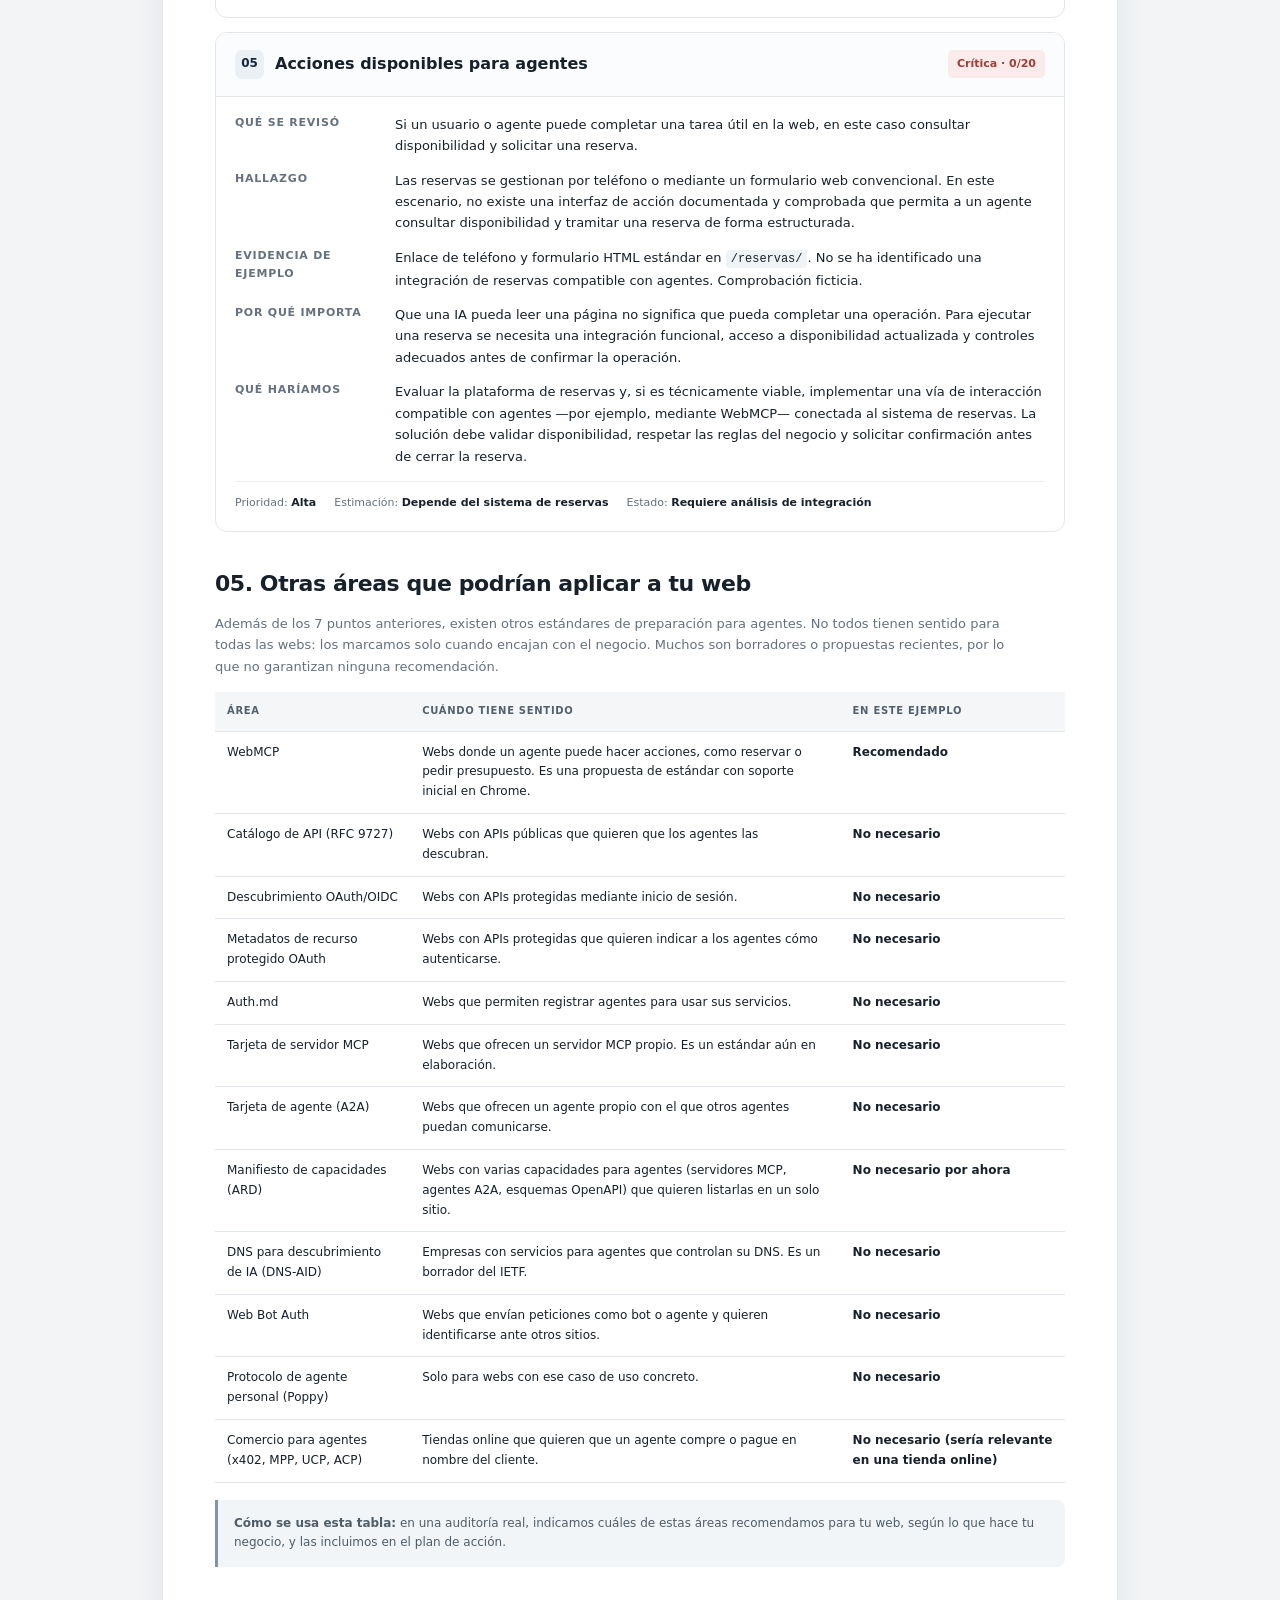
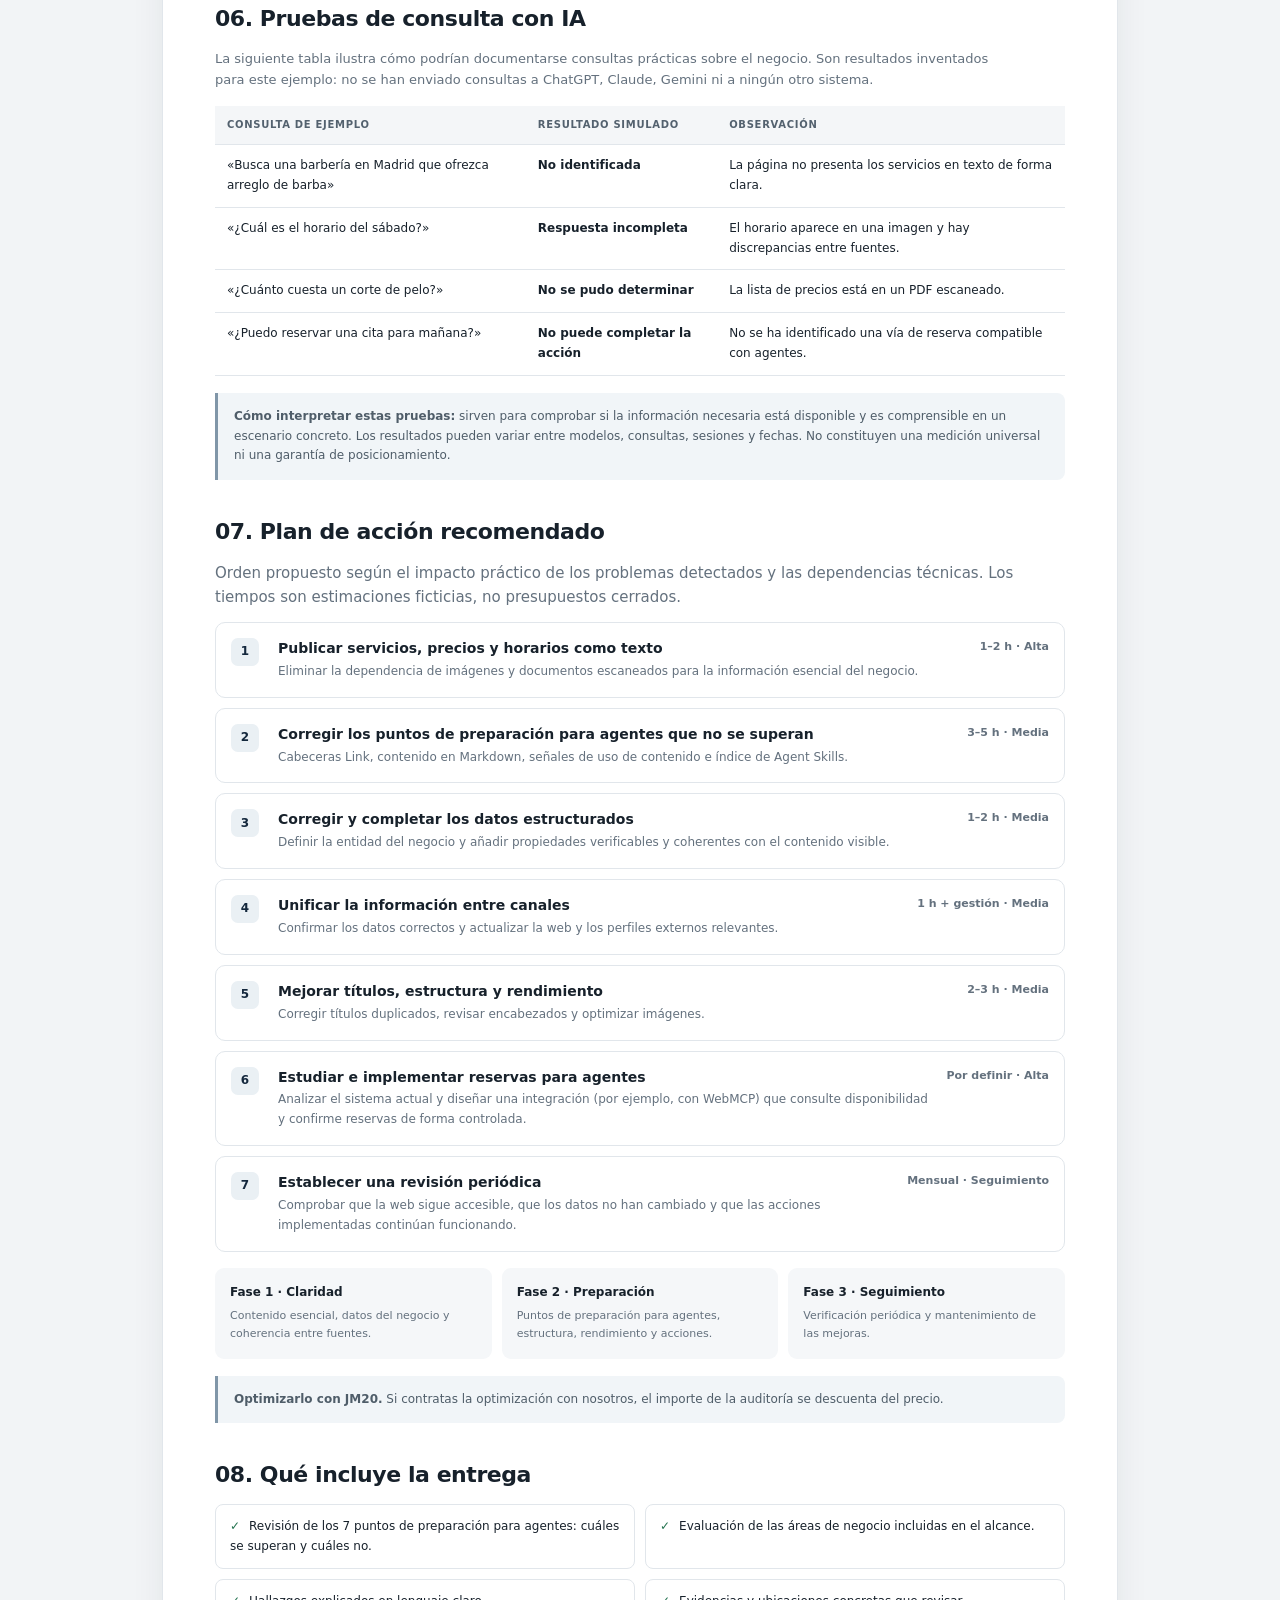
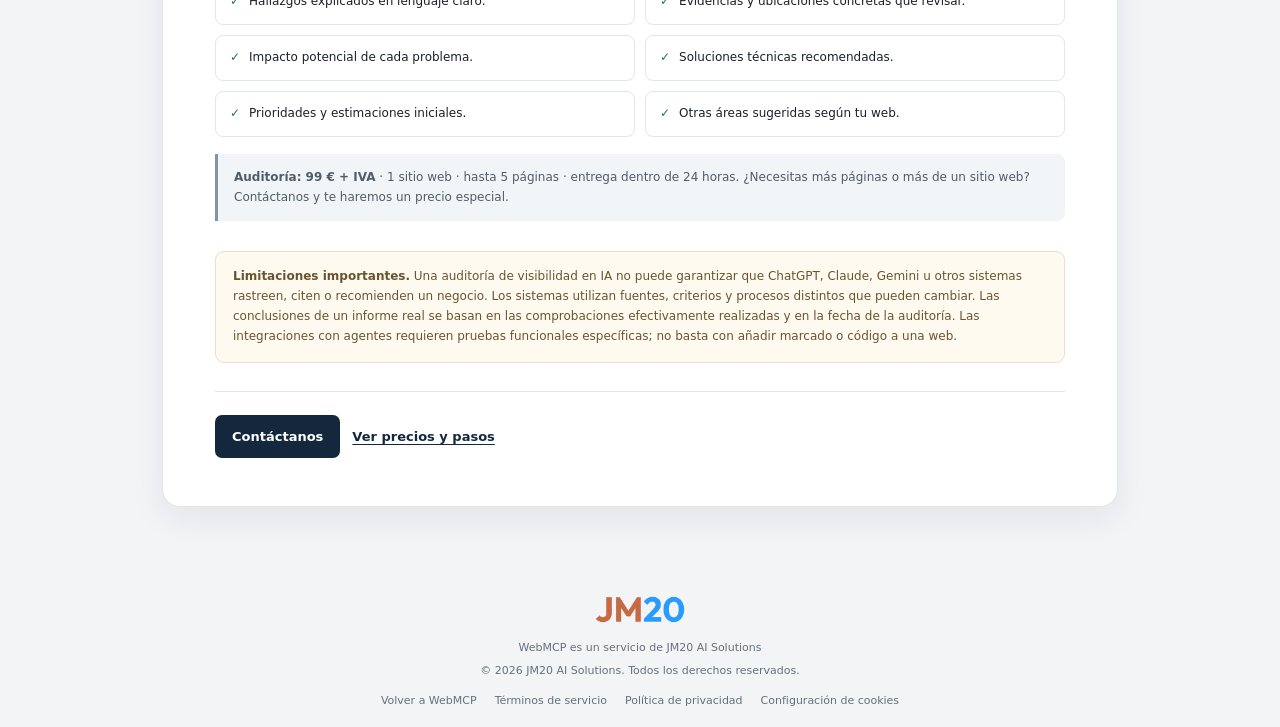
<file: audit-ejemplo.html>
<!DOCTYPE html>
<html lang="es">
<head>
<meta charset="utf-8">
<meta name="viewport" content="width=device-width, initial-scale=1, viewport-fit=cover">
<title>Ejemplo de auditoría de visibilidad en IA | JM20</title>
<meta name="description" content="Ejemplo ficticio de una auditoría de visibilidad en IA de JM20: los 7 puntos de preparación para agentes, áreas de negocio, pruebas simuladas y plan de acción.">
<meta name="robots" content="noindex, follow">
<link rel="icon" href="jm20-logo.png">
<link rel="stylesheet" href="audit-ejemplo.css?v=2">
<link rel="stylesheet" href="consent.css?v=2">
</head>
<body>
<nav class="global" aria-label="Principal">
  <a href="index.html"><img src="jm20-logo.png" alt="JM20"></a>
  <span class="sp"></span>
  <div class="navlinks">
    <a href="index.html#precios">Precios</a>
    <a class="btn" href="index.html#audit">Contáctanos</a>
  </div>
</nav>

<main id="main">
<article class="report">
  <header class="report-top">
    <p class="eyebrow">JM20 AI Solutions · Informe de ejemplo</p>
    <h1>Auditoría de visibilidad en IA</h1>
    <p class="lead">Evaluación de la capacidad de una web para ser encontrada, interpretada y utilizada por asistentes y agentes de inteligencia artificial.</p>
    <p class="sample-note"><strong>Ejemplo completamente ficticio.</strong> El negocio, el dominio, las evidencias, las pruebas, las puntuaciones, las estimaciones y los resultados de este informe se han creado únicamente para mostrar el formato de una auditoría. No se ha analizado ninguna web real.</p>
  </header>

  <div class="report-body">
    <dl class="meta">
      <div><dt>Referencia</dt><dd>JM20-2026-001</dd></div>
      <div><dt>Fecha del ejemplo</dt><dd>10 noviembre 2026</dd></div>
      <div><dt>Estado</dt><dd>Informe ilustrativo</dd></div>
      <div><dt>Negocio</dt><dd>Barbería Ejemplo</dd></div>
      <div><dt>Web analizada</dt><dd>barberiaejemplo.es</dd></div>
      <div><dt>Tipo de negocio</dt><dd>Pequeño negocio local · Madrid</dd></div>
      <div><dt>Alcance</dt><dd>1 sitio web · hasta 5 páginas · entrega dentro de 24 horas</dd></div>
      <div><dt>Áreas evaluadas</dt><dd>7 puntos de preparación para agentes y 5 áreas de negocio</dd></div>
      <div><dt>Preparado por</dt><dd>JM20 AI Solutions</dd></div>
    </dl>

    <section id="resumen">
      <h2>01. Resumen ejecutivo</h2>
      <p class="summary">En este escenario ficticio, la web es accesible para rastreadores y tiene mapa del sitio, pero no supera 4 de los 7 puntos de preparación para agentes. Además, presenta problemas al exponer información esencial del negocio y no ofrece una forma clara para que un agente complete una reserva. La información publicada tampoco es completamente coherente entre los distintos canales.</p>
      <div class="score-panel">
        <div>
          <div class="small-label">Puntuación global ilustrativa</div>
          <div class="score-number">33<small> / 100</small></div>
          <span class="score-status">Necesita mejoras</span>
        </div>
        <div class="score-details">
          <strong>Preparación para asistentes y agentes de IA</strong>
          <div class="bar" role="img" aria-label="Puntuación ilustrativa: 33 de 100"><span></span></div>
          <div class="tally">
            <span class="chip ok">3 de 7 puntos superados</span>
            <span class="chip bad">4 no superados</span>
            <span class="chip mid">3 áreas mejorables</span>
            <span class="chip bad">2 áreas críticas</span>
          </div>
        </div>
      </div>
      <div class="note"><strong>Cómo se calcula:</strong> puntuación de ejemplo basada en seis áreas con pesos de 15, 20, 15, 15, 15 y 20 puntos, respectivamente. El área de los 7 puntos de preparación para agentes puntúa por igual cada punto: 3 de 7 superados equivalen a 6 de 15 (redondeado). En este caso ficticio: 6 + 3 + 8 + 8 + 8 + 0 = 33. No es una puntuación oficial ni una métrica universal de visibilidad en IA. En una auditoría real, JM20 debe definir y aplicar criterios verificables y consistentes.</div>
    </section>

    <section id="metodologia">
      <h2>02. Alcance y metodología</h2>
      <p class="muted">Una auditoría real debe dejar claro qué se ha revisado, cómo se ha revisado y qué no puede concluirse a partir de esas comprobaciones. Esta auditoría cubre 1 sitio web y hasta 5 páginas.</p>
      <div class="method-grid">
        <div class="method"><strong>Preparación para agentes</strong><p>Los 7 puntos de la comprobación gratuita, explicados uno a uno: rastreo, descubrimiento y señales para agentes.</p></div>
        <div class="method"><strong>Contenido e información</strong><p>Comprobación de que servicios, precios, horarios y contacto están publicados como contenido legible.</p></div>
        <div class="method"><strong>Datos y coherencia</strong><p>Revisión de datos estructurados y comparación de la información del negocio entre canales.</p></div>
        <div class="method"><strong>Experiencia y acciones</strong><p>Inspección de estructura, rendimiento y posibilidades reales de completar tareas, como reservar.</p></div>
      </div>
      <div class="note">Las pruebas de respuesta de asistentes de IA dependen del sistema, la consulta, la ubicación, el contexto y el momento. Una prueba puntual no demuestra cómo responderán todos los modelos ni garantiza recomendaciones futuras.</div>
    </section>

    <section id="puntos">
      <h2>03. Los 7 puntos de preparación para agentes</h2>
      <p class="muted">Son los 7 puntos que revisa la comprobación gratuita. Aquí se explica cada uno: qué se revisó, qué se encontró, por qué importa y qué haríamos.</p>
      <div class="tally">
        <span class="chip ok">3 superados</span>
        <span class="chip bad">4 no superados</span>
      </div>
      <div class="area-list">

        <section class="area" aria-labelledby="p1">
          <div class="area-head"><div class="left"><span class="num">01</span><h3 id="p1">Archivo robots.txt</h3></div><span class="chip ok">Superado</span></div>
          <div class="area-content">
            <dl>
              <div><dt>Qué se revisó</dt><dd>Que el archivo <code>/robots.txt</code> exista y responda correctamente.</dd></div>
              <div><dt>Hallazgo</dt><dd>El archivo existe, responde con código 200 y se puede leer.</dd></div>
              <div><dt>Evidencia de ejemplo</dt><dd><code>https://barberiaejemplo.es/robots.txt</code> · respuesta HTTP 200. Datos simulados.</dd></div>
              <div><dt>Por qué importa</dt><dd>Es el primer sitio donde los rastreadores, incluidos los de IA, buscan instrucciones sobre qué pueden leer.</dd></div>
              <div><dt>Qué haríamos</dt><dd>No se requiere un cambio. Lo revisaríamos de nuevo cuando se añadan reglas nuevas.</dd></div>
            </dl>
            <div class="finding-meta"><span>Prioridad: <strong>Baja</strong></span><span>Estimación: <strong>Sin cambios</strong></span><span>Estado: <strong>Sin acción correctiva</strong></span></div>
          </div>
        </section>

        <section class="area" aria-labelledby="p2">
          <div class="area-head"><div class="left"><span class="num">02</span><h3 id="p2">Mapa del sitio (sitemap.xml)</h3></div><span class="chip ok">Superado</span></div>
          <div class="area-content">
            <dl>
              <div><dt>Qué se revisó</dt><dd>Que exista un mapa del sitio con las páginas públicas.</dd></div>
              <div><dt>Hallazgo</dt><dd>El archivo <code>/sitemap.xml</code> existe y lista las páginas principales.</dd></div>
              <div><dt>Evidencia de ejemplo</dt><dd><code>https://barberiaejemplo.es/sitemap.xml</code> · respuesta HTTP 200. Datos simulados.</dd></div>
              <div><dt>Por qué importa</dt><dd>Ayuda a que los sistemas descubran qué páginas tiene la web.</dd></div>
              <div><dt>Qué haríamos</dt><dd>No se requiere un cambio. Convendría mantenerlo actualizado cuando se añadan o eliminen páginas.</dd></div>
            </dl>
            <div class="finding-meta"><span>Prioridad: <strong>Baja</strong></span><span>Estimación: <strong>Sin cambios</strong></span><span>Estado: <strong>Sin acción correctiva</strong></span></div>
          </div>
        </section>

        <section class="area" aria-labelledby="p3">
          <div class="area-head"><div class="left"><span class="num">03</span><h3 id="p3">Cabeceras Link</h3></div><span class="chip bad">No superado</span></div>
          <div class="area-content">
            <dl>
              <div><dt>Qué se revisó</dt><dd>Si la página principal devuelve cabeceras HTTP <code>Link</code> que señalen recursos útiles para agentes (RFC 8288).</dd></div>
              <div><dt>Hallazgo</dt><dd>La página principal no devuelve ninguna cabecera <code>Link</code>.</dd></div>
              <div><dt>Evidencia de ejemplo</dt><dd>Respuesta HTTP de <code>https://barberiaejemplo.es/</code> sin cabecera <code>Link</code>. Datos simulados.</dd></div>
              <div><dt>Por qué importa</dt><dd>Las cabeceras <code>Link</code> permiten que un agente descubra, sin leer toda la página, dónde hay documentación o descripciones de servicio. Es una práctica emergente: no garantiza que un sistema concreto la utilice.</dd></div>
              <div><dt>Qué haríamos</dt><dd>Añadir cabeceras <code>Link</code> en la página principal que apunten a recursos que existan de verdad y comprobarlas después.</dd></div>
            </dl>
            <div class="finding-meta"><span>Prioridad: <strong>Media</strong></span><span>Estimación: <strong>30–60 min</strong></span><span>Estado: <strong>Pendiente</strong></span></div>
          </div>
        </section>

        <section class="area" aria-labelledby="p4">
          <div class="area-head"><div class="left"><span class="num">04</span><h3 id="p4">Contenido en Markdown para agentes</h3></div><span class="chip bad">No superado</span></div>
          <div class="area-content">
            <dl>
              <div><dt>Qué se revisó</dt><dd>Si, al pedir la página con <code>Accept: text/markdown</code>, el servidor devuelve una versión en Markdown.</dd></div>
              <div><dt>Hallazgo</dt><dd>El servidor devuelve siempre HTML, aunque se pida Markdown.</dd></div>
              <div><dt>Evidencia de ejemplo</dt><dd>Petición con <code>Accept: text/markdown</code> · respuesta con <code>Content-Type: text/html</code>. Datos simulados.</dd></div>
              <div><dt>Por qué importa</dt><dd>Un formato ligero puede ser más fácil de leer para un agente que el HTML completo. Es una práctica emergente y no todos los sistemas la utilizan.</dd></div>
              <div><dt>Qué haríamos</dt><dd>Si el proveedor de la web ofrece esta opción, activarla; si no, implementarla manteniendo el HTML para los navegadores. Comprobar el resultado.</dd></div>
            </dl>
            <div class="finding-meta"><span>Prioridad: <strong>Media</strong></span><span>Estimación: <strong>1–2 horas</strong></span><span>Estado: <strong>Pendiente</strong></span></div>
          </div>
        </section>

        <section class="area" aria-labelledby="p5">
          <div class="area-head"><div class="left"><span class="num">05</span><h3 id="p5">Reglas para rastreadores de IA</h3></div><span class="chip ok">Superado</span></div>
          <div class="area-content">
            <dl>
              <div><dt>Qué se revisó</dt><dd>Que <code>robots.txt</code> defina reglas para los rastreadores de IA o para todos los rastreadores.</dd></div>
              <div><dt>Hallazgo</dt><dd>El archivo define reglas para los rastreadores y no bloquea a los de IA contemplados en esta comprobación.</dd></div>
              <div><dt>Evidencia de ejemplo</dt><dd>Reglas <code>User-agent</code> en <code>https://barberiaejemplo.es/robots.txt</code>. Datos simulados.</dd></div>
              <div><dt>Por qué importa</dt><dd>Decide qué sistemas de IA pueden leer la web. Conviene que sea una decisión del negocio y no un resultado accidental.</dd></div>
              <div><dt>Qué haríamos</dt><dd>No se requiere un cambio. Revisaríamos las reglas si el negocio cambia de política.</dd></div>
            </dl>
            <div class="finding-meta"><span>Prioridad: <strong>Baja</strong></span><span>Estimación: <strong>Sin cambios</strong></span><span>Estado: <strong>Sin acción correctiva</strong></span></div>
          </div>
        </section>

        <section class="area" aria-labelledby="p6">
          <div class="area-head"><div class="left"><span class="num">06</span><h3 id="p6">Señales de uso de contenido</h3></div><span class="chip bad">No superado</span></div>
          <div class="area-content">
            <dl>
              <div><dt>Qué se revisó</dt><dd>Si <code>robots.txt</code> declara cómo puede usarse el contenido (búsqueda, respuestas de IA o entrenamiento) mediante la directiva <code>Content-Signal</code>.</dd></div>
              <div><dt>Hallazgo</dt><dd>No hay ninguna directiva <code>Content-Signal</code> en <code>robots.txt</code>.</dd></div>
              <div><dt>Evidencia de ejemplo</dt><dd><code>robots.txt</code> sin línea <code>Content-Signal</code>. Datos simulados.</dd></div>
              <div><dt>Por qué importa</dt><dd>Permite declarar de forma explícita la preferencia del negocio sobre el uso de su contenido. Es una propuesta de Cloudflare y no todos los sistemas la respetan.</dd></div>
              <div><dt>Qué haríamos</dt><dd>Añadir una línea <code>Content-Signal</code> con la política que decida el negocio, por ejemplo: <code>Content-Signal: search=yes, ai-input=yes, ai-train=no</code>.</dd></div>
            </dl>
            <div class="finding-meta"><span>Prioridad: <strong>Baja</strong></span><span>Estimación: <strong>15–30 min</strong></span><span>Estado: <strong>Pendiente</strong></span></div>
          </div>
        </section>

        <section class="area" aria-labelledby="p7">
          <div class="area-head"><div class="left"><span class="num">07</span><h3 id="p7">Índice de Agent Skills</h3></div><span class="chip bad">No superado</span></div>
          <div class="area-content">
            <dl>
              <div><dt>Qué se revisó</dt><dd>Si existe un índice de Agent Skills en <code>/.well-known/agent-skills/index.json</code>.</dd></div>
              <div><dt>Hallazgo</dt><dd>El archivo no existe (respuesta 404).</dd></div>
              <div><dt>Evidencia de ejemplo</dt><dd><code>https://barberiaejemplo.es/.well-known/agent-skills/index.json</code> · respuesta HTTP 404. Datos simulados.</dd></div>
              <div><dt>Por qué importa</dt><dd>Un índice de skills permite que un agente cargue instrucciones sobre cómo consultar o usar el negocio. Es un borrador en evolución y no garantiza ningún comportamiento.</dd></div>
              <div><dt>Qué haríamos</dt><dd>Publicar el índice con una skill que describa el negocio (servicios, horarios y cómo reservar), con su huella (digest) verificada.</dd></div>
            </dl>
            <div class="finding-meta"><span>Prioridad: <strong>Media</strong></span><span>Estimación: <strong>1–2 horas</strong></span><span>Estado: <strong>Pendiente</strong></span></div>
          </div>
        </section>

      </div>
    </section>

    <section id="resultados">
      <h2>04. Resultados por área de negocio</h2>
      <p class="muted">Más allá de los puntos técnicos, estas áreas revisan si la información del negocio es clara, coherente y utilizable por una IA.</p>
      <div class="area-list">

        <section class="area" aria-labelledby="a2">
          <div class="area-head"><div class="left"><span class="num">01</span><h3 id="a2">Datos del negocio legibles</h3></div><span class="chip bad">Crítica · 3/20</span></div>
          <div class="area-content">
            <dl>
              <div><dt>Qué se revisó</dt><dd>Presentación de horarios, servicios, precios, dirección y datos de contacto en las páginas públicas.</dd></div>
              <div><dt>Hallazgo</dt><dd>Los horarios están publicados dentro de una imagen y la lista de precios aparece en un PDF escaneado. La página principal no contiene una versión textual completa de esa información.</dd></div>
              <div><dt>Evidencia de ejemplo</dt><dd><code>/assets/horarios.jpg</code> · <code>/documentos/precios.pdf</code> · ausencia de una tabla HTML de precios en <code>/servicios/</code>. Rutas y observaciones simuladas.</dd></div>
              <div><dt>Por qué importa</dt><dd>El texto incluido en imágenes o documentos escaneados puede no estar disponible para todos los sistemas de extracción. Esto puede dificultar que un asistente identifique con precisión qué servicios ofrece el negocio, cuánto cuestan o cuándo abre.</dd></div>
              <div><dt>Qué haríamos</dt><dd><ul><li>Publicar horarios como texto HTML.</li><li>Crear una página de servicios y precios con contenido seleccionable.</li><li>Añadir dirección, teléfono y datos de contacto en un lugar visible.</li><li>Mantener la información consistente en todas las páginas.</li></ul></dd></div>
            </dl>
            <div class="finding-meta"><span>Prioridad: <strong>Alta</strong></span><span>Estimación: <strong>1–2 horas</strong></span><span>Estado: <strong>Pendiente</strong></span></div>
          </div>
        </section>

        <section class="area" aria-labelledby="a3">
          <div class="area-head"><div class="left"><span class="num">02</span><h3 id="a3">Datos estructurados</h3></div><span class="chip mid">Mejorable · 8/15</span></div>
          <div class="area-content">
            <dl>
              <div><dt>Qué se revisó</dt><dd>Presencia y consistencia de datos estructurados basados en Schema.org, especialmente información de negocio local.</dd></div>
              <div><dt>Hallazgo</dt><dd>La web incluye el nombre del negocio en el marcado, pero no declara de forma completa y coherente la dirección, los horarios, el teléfono y los servicios.</dd></div>
              <div><dt>Evidencia de ejemplo</dt><dd>Inspección simulada del código fuente de la página principal: entidad de negocio incompleta; propiedades <code>openingHours</code>, <code>telephone</code> y <code>address</code> ausentes o incompletas.</dd></div>
              <div><dt>Por qué importa</dt><dd>Los datos estructurados ayudan a describir entidades y propiedades de forma explícita. No garantizan que un sistema de IA los utilice ni que una web obtenga una posición o recomendación determinada.</dd></div>
              <div><dt>Qué haríamos</dt><dd>Implementar y validar un marcado apropiado para el negocio local, con datos reales y consistentes. Añadir únicamente propiedades que puedan verificarse en el contenido visible de la web.</dd></div>
            </dl>
            <div class="finding-meta"><span>Prioridad: <strong>Media</strong></span><span>Estimación: <strong>1–2 horas</strong></span><span>Estado: <strong>Pendiente</strong></span></div>
          </div>
        </section>

        <section class="area" aria-labelledby="a4">
          <div class="area-head"><div class="left"><span class="num">03</span><h3 id="a4">Coherencia de datos externos</h3></div><span class="chip mid">Mejorable · 8/15</span></div>
          <div class="area-content">
            <dl>
              <div><dt>Qué se revisó</dt><dd>Coincidencia de nombre, dirección, teléfono y horarios entre la web y perfiles externos seleccionados.</dd></div>
              <div><dt>Hallazgo</dt><dd>En este ejemplo, el teléfono publicado en la web no coincide con el de Apple Maps y el horario del sábado difiere entre la web y el perfil de Google.</dd></div>
              <div><dt>Evidencia de ejemplo</dt><dd>Web: <code>910 000 111</code> · ficha externa: <code>910 000 222</code>. Sábado en web: 10:00–14:00 · ficha externa: 10:00–15:00. Todos los datos son inventados.</dd></div>
              <div><dt>Por qué importa</dt><dd>Las diferencias entre fuentes pueden generar incertidumbre sobre cuál es la información correcta. Conviene que los datos principales sean precisos y estén actualizados en los canales relevantes.</dd></div>
              <div><dt>Qué haríamos</dt><dd>Confirmar los datos correctos con el negocio y unificar teléfono, dirección y horarios en la web y en los perfiles externos que controle el cliente.</dd></div>
            </dl>
            <div class="finding-meta"><span>Prioridad: <strong>Media</strong></span><span>Estimación: <strong>1 hora + actualización de perfiles</strong></span><span>Estado: <strong>Pendiente de confirmar datos reales</strong></span></div>
          </div>
        </section>

        <section class="area" aria-labelledby="a5">
          <div class="area-head"><div class="left"><span class="num">04</span><h3 id="a5">Estructura y rendimiento</h3></div><span class="chip mid">Mejorable · 8/15</span></div>
          <div class="area-content">
            <dl>
              <div><dt>Qué se revisó</dt><dd>Estructura de encabezados, títulos de página, enlaces internos y rendimiento de carga en móvil.</dd></div>
              <div><dt>Hallazgo</dt><dd>Varias páginas utilizan el mismo título HTML y la página principal presenta imágenes de gran tamaño que ralentizan la carga en el escenario simulado.</dd></div>
              <div><dt>Evidencia de ejemplo</dt><dd><code>&lt;title&gt;Barbería Ejemplo&lt;/title&gt;</code> repetido en tres páginas. Imágenes principales sin compresión adecuada. No se aportan métricas reales de laboratorio ni de usuarios.</dd></div>
              <div><dt>Por qué importa</dt><dd>Una estructura clara facilita que personas y sistemas automáticos identifiquen el propósito de cada página. El rendimiento también influye en la experiencia de navegación, aunque no debe confundirse una mejora de velocidad con una garantía de visibilidad en IA.</dd></div>
              <div><dt>Qué haríamos</dt><dd>Asignar títulos descriptivos y únicos, ordenar encabezados, revisar enlaces internos y optimizar el tamaño y formato de las imágenes. Medir el resultado antes y después con herramientas de rendimiento.</dd></div>
            </dl>
            <div class="finding-meta"><span>Prioridad: <strong>Media</strong></span><span>Estimación: <strong>2–3 horas</strong></span><span>Estado: <strong>Pendiente</strong></span></div>
          </div>
        </section>

        <section class="area" aria-labelledby="a6">
          <div class="area-head"><div class="left"><span class="num">05</span><h3 id="a6">Acciones disponibles para agentes</h3></div><span class="chip bad">Crítica · 0/20</span></div>
          <div class="area-content">
            <dl>
              <div><dt>Qué se revisó</dt><dd>Si un usuario o agente puede completar una tarea útil en la web, en este caso consultar disponibilidad y solicitar una reserva.</dd></div>
              <div><dt>Hallazgo</dt><dd>Las reservas se gestionan por teléfono o mediante un formulario web convencional. En este escenario, no existe una interfaz de acción documentada y comprobada que permita a un agente consultar disponibilidad y tramitar una reserva de forma estructurada.</dd></div>
              <div><dt>Evidencia de ejemplo</dt><dd>Enlace de teléfono y formulario HTML estándar en <code>/reservas/</code>. No se ha identificado una integración de reservas compatible con agentes. Comprobación ficticia.</dd></div>
              <div><dt>Por qué importa</dt><dd>Que una IA pueda leer una página no significa que pueda completar una operación. Para ejecutar una reserva se necesita una integración funcional, acceso a disponibilidad actualizada y controles adecuados antes de confirmar la operación.</dd></div>
              <div><dt>Qué haríamos</dt><dd>Evaluar la plataforma de reservas y, si es técnicamente viable, implementar una vía de interacción compatible con agentes —por ejemplo, mediante WebMCP— conectada al sistema de reservas. La solución debe validar disponibilidad, respetar las reglas del negocio y solicitar confirmación antes de cerrar la reserva.</dd></div>
            </dl>
            <div class="finding-meta"><span>Prioridad: <strong>Alta</strong></span><span>Estimación: <strong>Depende del sistema de reservas</strong></span><span>Estado: <strong>Requiere análisis de integración</strong></span></div>
          </div>
        </section>

      </div>
    </section>

    <section id="adicionales">
      <h2>05. Otras áreas que podrían aplicar a tu web</h2>
      <p class="test-intro">Además de los 7 puntos anteriores, existen otros estándares de preparación para agentes. No todos tienen sentido para todas las webs: los marcamos solo cuando encajan con el negocio. Muchos son borradores o propuestas recientes, por lo que no garantizan ninguna recomendación.</p>
      <table>
        <thead><tr><th>Área</th><th>Cuándo tiene sentido</th><th>En este ejemplo</th></tr></thead>
        <tbody>
          <tr><td>WebMCP</td><td>Webs donde un agente puede hacer acciones, como reservar o pedir presupuesto. Es una propuesta de estándar con soporte inicial en Chrome.</td><td><span class="result">Recomendado</span></td></tr>
          <tr><td>Catálogo de API (RFC 9727)</td><td>Webs con APIs públicas que quieren que los agentes las descubran.</td><td><span class="result">No necesario</span></td></tr>
          <tr><td>Descubrimiento OAuth/OIDC</td><td>Webs con APIs protegidas mediante inicio de sesión.</td><td><span class="result">No necesario</span></td></tr>
          <tr><td>Metadatos de recurso protegido OAuth</td><td>Webs con APIs protegidas que quieren indicar a los agentes cómo autenticarse.</td><td><span class="result">No necesario</span></td></tr>
          <tr><td>Auth.md</td><td>Webs que permiten registrar agentes para usar sus servicios.</td><td><span class="result">No necesario</span></td></tr>
          <tr><td>Tarjeta de servidor MCP</td><td>Webs que ofrecen un servidor MCP propio. Es un estándar aún en elaboración.</td><td><span class="result">No necesario</span></td></tr>
          <tr><td>Tarjeta de agente (A2A)</td><td>Webs que ofrecen un agente propio con el que otros agentes puedan comunicarse.</td><td><span class="result">No necesario</span></td></tr>
          <tr><td>Manifiesto de capacidades (ARD)</td><td>Webs con varias capacidades para agentes (servidores MCP, agentes A2A, esquemas OpenAPI) que quieren listarlas en un solo sitio.</td><td><span class="result">No necesario por ahora</span></td></tr>
          <tr><td>DNS para descubrimiento de IA (DNS-AID)</td><td>Empresas con servicios para agentes que controlan su DNS. Es un borrador del IETF.</td><td><span class="result">No necesario</span></td></tr>
          <tr><td>Web Bot Auth</td><td>Webs que envían peticiones como bot o agente y quieren identificarse ante otros sitios.</td><td><span class="result">No necesario</span></td></tr>
          <tr><td>Protocolo de agente personal (Poppy)</td><td>Solo para webs con ese caso de uso concreto.</td><td><span class="result">No necesario</span></td></tr>
          <tr><td>Comercio para agentes (x402, MPP, UCP, ACP)</td><td>Tiendas online que quieren que un agente compre o pague en nombre del cliente.</td><td><span class="result">No necesario (sería relevante en una tienda online)</span></td></tr>
        </tbody>
      </table>
      <div class="note"><strong>Cómo se usa esta tabla:</strong> en una auditoría real, indicamos cuáles de estas áreas recomendamos para tu web, según lo que hace tu negocio, y las incluimos en el plan de acción.</div>
    </section>

    <section id="pruebas">
      <h2>06. Pruebas de consulta con IA</h2>
      <p class="test-intro">La siguiente tabla ilustra cómo podrían documentarse consultas prácticas sobre el negocio. Son resultados inventados para este ejemplo: no se han enviado consultas a ChatGPT, Claude, Gemini ni a ningún otro sistema.</p>
      <table>
        <thead><tr><th>Consulta de ejemplo</th><th>Resultado simulado</th><th>Observación</th></tr></thead>
        <tbody>
          <tr><td>«Busca una barbería en Madrid que ofrezca arreglo de barba»</td><td><span class="result">No identificada</span></td><td>La página no presenta los servicios en texto de forma clara.</td></tr>
          <tr><td>«¿Cuál es el horario del sábado?»</td><td><span class="result">Respuesta incompleta</span></td><td>El horario aparece en una imagen y hay discrepancias entre fuentes.</td></tr>
          <tr><td>«¿Cuánto cuesta un corte de pelo?»</td><td><span class="result">No se pudo determinar</span></td><td>La lista de precios está en un PDF escaneado.</td></tr>
          <tr><td>«¿Puedo reservar una cita para mañana?»</td><td><span class="result">No puede completar la acción</span></td><td>No se ha identificado una vía de reserva compatible con agentes.</td></tr>
        </tbody>
      </table>
      <div class="note"><strong>Cómo interpretar estas pruebas:</strong> sirven para comprobar si la información necesaria está disponible y es comprensible en un escenario concreto. Los resultados pueden variar entre modelos, consultas, sesiones y fechas. No constituyen una medición universal ni una garantía de posicionamiento.</div>
    </section>

    <section id="plan">
      <h2>07. Plan de acción recomendado</h2>
      <p class="muted">Orden propuesto según el impacto práctico de los problemas detectados y las dependencias técnicas. Los tiempos son estimaciones ficticias, no presupuestos cerrados.</p>
      <div class="priority-list">
        <div class="priority"><div><h3>Publicar servicios, precios y horarios como texto</h3><p>Eliminar la dependencia de imágenes y documentos escaneados para la información esencial del negocio.</p></div><span class="estimate">1–2 h · Alta</span></div>
        <div class="priority"><div><h3>Corregir los puntos de preparación para agentes que no se superan</h3><p>Cabeceras Link, contenido en Markdown, señales de uso de contenido e índice de Agent Skills.</p></div><span class="estimate">3–5 h · Media</span></div>
        <div class="priority"><div><h3>Corregir y completar los datos estructurados</h3><p>Definir la entidad del negocio y añadir propiedades verificables y coherentes con el contenido visible.</p></div><span class="estimate">1–2 h · Media</span></div>
        <div class="priority"><div><h3>Unificar la información entre canales</h3><p>Confirmar los datos correctos y actualizar la web y los perfiles externos relevantes.</p></div><span class="estimate">1 h + gestión · Media</span></div>
        <div class="priority"><div><h3>Mejorar títulos, estructura y rendimiento</h3><p>Corregir títulos duplicados, revisar encabezados y optimizar imágenes.</p></div><span class="estimate">2–3 h · Media</span></div>
        <div class="priority"><div><h3>Estudiar e implementar reservas para agentes</h3><p>Analizar el sistema actual y diseñar una integración (por ejemplo, con WebMCP) que consulte disponibilidad y confirme reservas de forma controlada.</p></div><span class="estimate">Por definir · Alta</span></div>
        <div class="priority"><div><h3>Establecer una revisión periódica</h3><p>Comprobar que la web sigue accesible, que los datos no han cambiado y que las acciones implementadas continúan funcionando.</p></div><span class="estimate">Mensual · Seguimiento</span></div>
      </div>
      <div class="roadmap">
        <div class="phase"><b>Fase 1 · Claridad</b><p>Contenido esencial, datos del negocio y coherencia entre fuentes.</p></div>
        <div class="phase"><b>Fase 2 · Preparación</b><p>Puntos de preparación para agentes, estructura, rendimiento y acciones.</p></div>
        <div class="phase"><b>Fase 3 · Seguimiento</b><p>Verificación periódica y mantenimiento de las mejoras.</p></div>
      </div>
      <div class="note"><strong>Optimizarlo con JM20.</strong> Si contratas la optimización con nosotros, el importe de la auditoría se descuenta del precio.</div>
    </section>

    <section id="entrega">
      <h2>08. Qué incluye la entrega</h2>
      <div class="deliverables">
        <div class="deliverable">Revisión de los 7 puntos de preparación para agentes: cuáles se superan y cuáles no.</div>
        <div class="deliverable">Evaluación de las áreas de negocio incluidas en el alcance.</div>
        <div class="deliverable">Hallazgos explicados en lenguaje claro.</div>
        <div class="deliverable">Evidencias y ubicaciones concretas que revisar.</div>
        <div class="deliverable">Impacto potencial de cada problema.</div>
        <div class="deliverable">Soluciones técnicas recomendadas.</div>
        <div class="deliverable">Prioridades y estimaciones iniciales.</div>
        <div class="deliverable">Otras áreas sugeridas según tu web.</div>
      </div>
      <div class="note"><strong>Auditoría: 99 € + IVA</strong> · 1 sitio web · hasta 5 páginas · entrega dentro de 24 horas. ¿Necesitas más páginas o más de un sitio web? Contáctanos y te haremos un precio especial.</div>
    </section>

    <p class="disclaimer"><strong>Limitaciones importantes.</strong> Una auditoría de visibilidad en IA no puede garantizar que ChatGPT, Claude, Gemini u otros sistemas rastreen, citen o recomienden un negocio. Los sistemas utilizan fuentes, criterios y procesos distintos que pueden cambiar. Las conclusiones de un informe real se basan en las comprobaciones efectivamente realizadas y en la fecha de la auditoría. Las integraciones con agentes requieren pruebas funcionales específicas; no basta con añadir marcado o código a una web.</p>

    <div class="cta-row">
      <a class="btn" href="index.html#audit">Contáctanos</a>
      <a class="alt" href="index.html#precios">Ver precios y pasos</a>
    </div>
  </div>
</article>
</main>

<footer id="foot">
  <img src="jm20-logo.png" alt="JM20 AI Solutions">
  <p>WebMCP es un servicio de JM20 AI Solutions</p>
  <p>© 2026 JM20 AI Solutions. Todos los derechos reservados.</p>
  <nav aria-label="Legal">
    <a href="index.html">Volver a WebMCP</a>
    <a href="terminos-de-servicio.html">Términos de servicio</a>
    <a href="politica-de-privacidad.html">Política de privacidad</a>
    <a href="#" data-consent-open>Configuración de cookies</a>
  </nav>
</footer>
<script src="consent.js?v=2" defer></script>
</body>
</html>
</file>
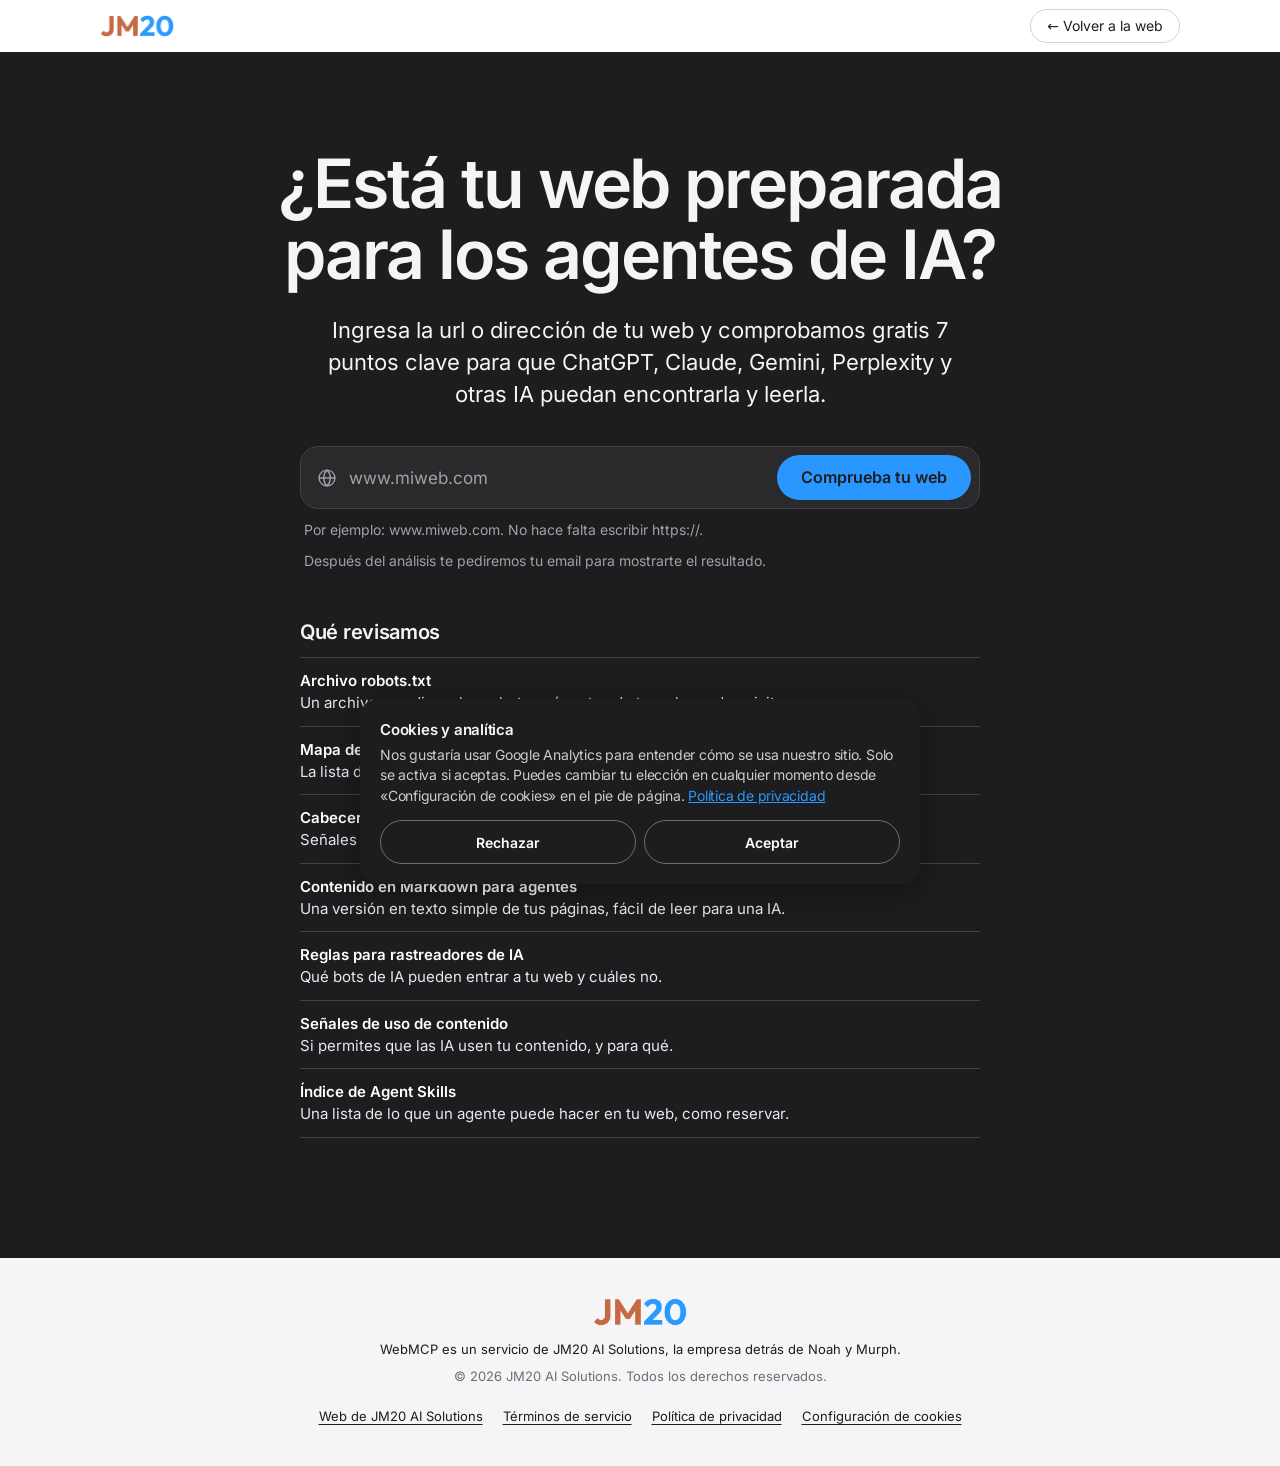
<file: comprobar.html>
<!DOCTYPE html>
<html lang="es">
<head>
<meta charset="utf-8">
<meta name="viewport" content="width=device-width, initial-scale=1, viewport-fit=cover">
<title>Comprueba gratis si tu web está preparada para los agentes de IA | JM20</title>
<meta name="description" content="Ingresa la url o dirección de tu web y comprobamos gratis 7 puntos clave para que ChatGPT, Claude, Gemini, Perplexity y otras IA puedan encontrarla y leerla.">
<meta property="og:type" content="website">
<meta property="og:site_name" content="JM20">
<meta property="og:locale" content="es_ES">
<meta property="og:title" content="Comprueba gratis si tu web está preparada para los agentes de IA">
<meta property="og:description" content="Ingresa la url o dirección de tu web y comprobamos gratis 7 puntos clave para que ChatGPT, Claude, Gemini, Perplexity y otras IA puedan encontrarla y leerla.">
<meta property="og:image" content="https://jm20aisolutions.com/og-image.png">
<meta name="theme-color" content="#ffffff">
<link rel="icon" href="jm20-logo.png">
<link rel="preload" href="fonts/inter-400.woff2" as="font" type="font/woff2" crossorigin>
<link rel="preload" href="fonts/inter-600.woff2" as="font" type="font/woff2" crossorigin>
<link rel="stylesheet" href="base.css">
<link rel="stylesheet" href="aicheck.css?v=2">
<link rel="stylesheet" href="consent.css?v=2">
</head>
<body class="ac-page">
<nav class="global" aria-label="Principal">
<a href="/"><img src="jm20-logo.png" alt="JM20"></a>
<span class="sp"></span>
<a class="ac-back" href="/">← Volver a la web</a>
</nav>
<main class="ac-main">
<section class="tile dark" id="ac">
<div class="wrap">
<h1>¿Está tu web preparada para los agentes de IA?</h1>
<p class="lead">Ingresa la url o dirección de tu web y comprobamos gratis 7 puntos clave para que ChatGPT, Claude, Gemini, Perplexity y otras IA puedan encontrarla y leerla.</p>
<form class="ac-form" id="form">
<div class="ac-bar">
<svg width="20" height="20" viewBox="0 0 24 24" fill="none" stroke="currentColor" stroke-width="1.6" stroke-linecap="round" stroke-linejoin="round" aria-hidden="true"><circle cx="12" cy="12" r="9.5"/><path d="M2.5 12h19"/><path d="M12 2.5c2.6 2.6 4 5.9 4 9.5s-1.4 6.9-4 9.5c-2.6-2.6-4-5.9-4-9.5s1.4-6.9 4-9.5z"/></svg>
<input type="text" id="urlInput" placeholder="www.miweb.com" autocomplete="url" inputmode="url" autocapitalize="none" spellcheck="false" aria-label="URL de tu web" aria-describedby="urlHint urlErr" required>
<button class="btn" type="submit" id="go">Comprueba tu web</button>
</div>
<p class="ac-err" id="urlErr" role="alert" hidden></p>
<div class="cf-turnstile" data-sitekey="0x4AAAAAAGHi1JDlPTvbaHQj" data-appearance="interaction-only" data-theme="dark" data-language="es"></div>
<p class="ac-hint" id="urlHint">Por ejemplo: www.miweb.com. No hace falta escribir https://.</p>
<p class="ac-hint">Después del análisis te pediremos tu email para mostrarte el resultado.</p>
</form>
<div class="ac-chat" id="chat" aria-live="polite"></div>
<div class="ac-points">
<h2>Qué revisamos</h2>
<ul>
<li><strong>Archivo robots.txt</strong>Un archivo que dice a los robots qué partes de tu web pueden visitar.</li>
<li><strong>Mapa del sitio (sitemap.xml)</strong>La lista de las páginas de tu web, para que no se les escape ninguna.</li>
<li><strong>Cabeceras Link</strong>Señales invisibles que apuntan a los agentes hacia lo más útil de tu web.</li>
<li><strong>Contenido en Markdown para agentes</strong>Una versión en texto simple de tus páginas, fácil de leer para una IA.</li>
<li><strong>Reglas para rastreadores de IA</strong>Qué bots de IA pueden entrar a tu web y cuáles no.</li>
<li><strong>Señales de uso de contenido</strong>Si permites que las IA usen tu contenido, y para qué.</li>
<li><strong>Índice de Agent Skills</strong>Una lista de lo que un agente puede hacer en tu web, como reservar.</li>
</ul>
</div>
</div>
</section>
</main>
<footer id="foot">
<div class="wrap">
<img class="flogo" src="jm20-logo.png" alt="JM20 AI Solutions">
<p>WebMCP es un servicio de JM20 AI Solutions, la empresa detrás de Noah y Murph.</p>
<p class="copy">© 2026 JM20 AI Solutions. Todos los derechos reservados.</p>
<nav aria-label="Legal">
<a href="https://jm20aisolutions.com/">Web de JM20 AI Solutions</a>
<a href="terminos-de-servicio.html">Términos de servicio</a>
<a href="politica-de-privacidad.html">Política de privacidad</a>
<a href="#" data-consent-open>Configuración de cookies</a>
</nav>
</div>
</footer>
<script src="https://challenges.cloudflare.com/turnstile/v0/api.js" async defer></script>
<script src="aicheck.js?v=2" defer></script>
<script src="consent.js?v=2" defer></script>
<!-- Cloudflare Web Analytics --><script type='module' src='https://static.cloudflareinsights.com/beacon.min.js' data-cf-beacon='{"token": "b77bb28fac574da2bfb181f3bd7b3aa2"}'></script><!-- End Cloudflare Web Analytics -->
</body>
</html>
</file>
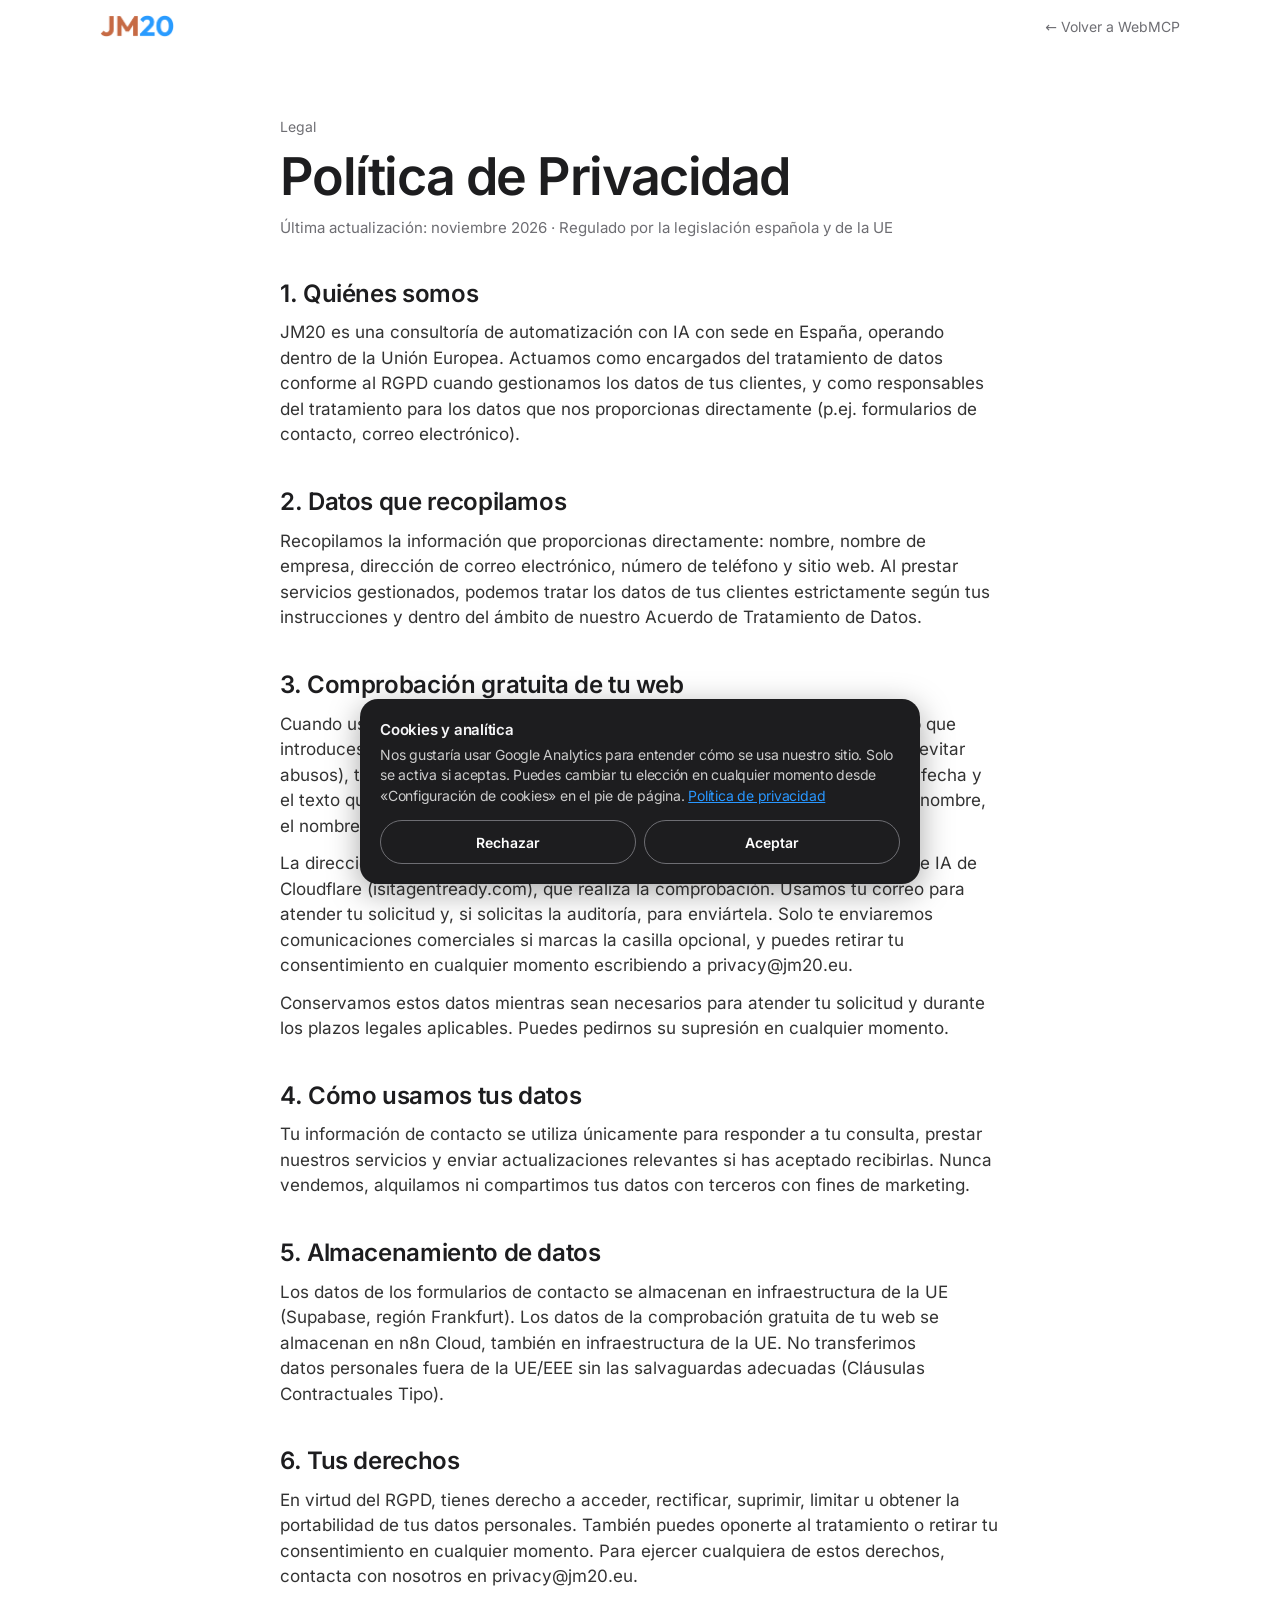
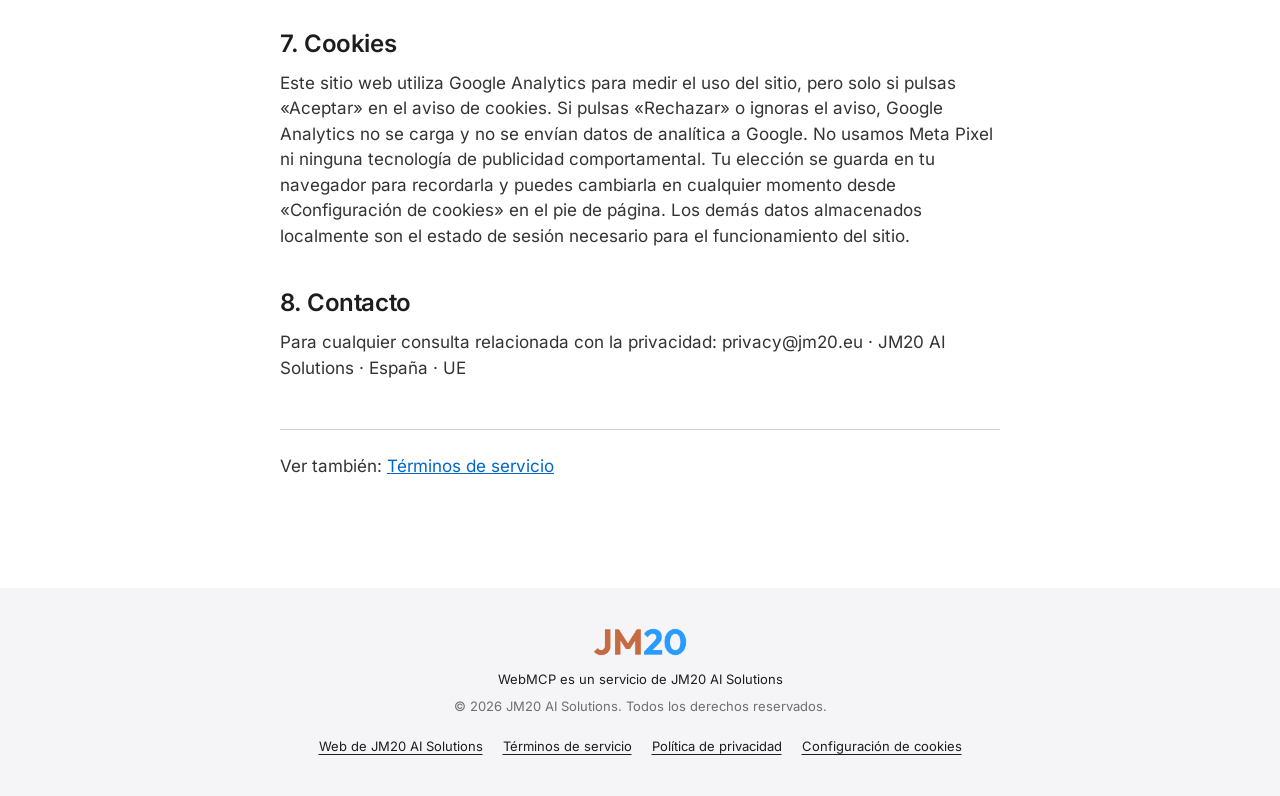
<file: politica-de-privacidad.html>
<!DOCTYPE html>
<html lang="es">
<head>
<meta charset="UTF-8">
<meta name="viewport" content="width=device-width, initial-scale=1, viewport-fit=cover">
<title>Política de Privacidad · WebMCP by JM20</title>
<meta name="description" content="Política de privacidad de JM20 AI Solutions: quiénes somos, qué datos recopilamos, cómo los usamos, dónde se almacenan, tus derechos RGPD y cookies.">
<meta name="robots" content="index, follow">
<link rel="icon" type="image/png" sizes="64x64" href="favicon.png">
<link rel="apple-touch-icon" href="apple-touch-icon.png">
<link rel="stylesheet" href="base.css">
<link rel="stylesheet" href="legal.css">
<link rel="stylesheet" href="consent.css?v=2">
</head>
<body>

<nav class="global">
  <a href="index.html"><img src="jm20-logo.png" alt="JM20 AI Solutions"></a>
  <span class="sp"></span>
  <div class="navlinks">
    <a href="index.html">← Volver a WebMCP</a>
  </div>
</nav>

<main id="main">
  <article class="legal">
    <p class="eyebrow">Legal</p>
    <h1>Política de Privacidad</h1>
    <p class="updated">Última actualización: noviembre 2026 · Regulado por la legislación española y de la UE</p>

    <section>
      <h2>1. Quiénes somos</h2>
      <p>JM20 es una consultoría de automatización con IA con sede en España, operando dentro de la Unión Europea. Actuamos como encargados del tratamiento de datos conforme al RGPD cuando gestionamos los datos de tus clientes, y como responsables del tratamiento para los datos que nos proporcionas directamente (p.ej. formularios de contacto, correo electrónico).</p>
    </section>
    <section>
      <h2>2. Datos que recopilamos</h2>
      <p>Recopilamos la información que proporcionas directamente: nombre, nombre de empresa, dirección de correo electrónico, número de teléfono y sitio web. Al prestar servicios gestionados, podemos tratar los datos de tus clientes estrictamente según tus instrucciones y dentro del ámbito de nuestro Acuerdo de Tratamiento de Datos.</p>
    </section>
    <section>
      <h2>3. Comprobación gratuita de tu web</h2>
      <p>Cuando usas la comprobación gratuita de tu web, recopilamos la dirección web que introduces, tu dirección IP (para limitar el número de comprobaciones diarias y evitar abusos), tu correo electrónico y tus decisiones de consentimiento, junto con la fecha y el texto que aceptaste. Si después solicitas la auditoría, también guardamos tu nombre, el nombre de tu negocio y tu web.</p>
      <p>La dirección web se envía al servicio de análisis de preparación para agentes de IA de Cloudflare (isitagentready.com), que realiza la comprobación. Usamos tu correo para atender tu solicitud y, si solicitas la auditoría, para enviártela. Solo te enviaremos comunicaciones comerciales si marcas la casilla opcional, y puedes retirar tu consentimiento en cualquier momento escribiendo a privacy@jm20.eu.</p>
      <p>Conservamos estos datos mientras sean necesarios para atender tu solicitud y durante los plazos legales aplicables. Puedes pedirnos su supresión en cualquier momento.</p>
    </section>
    <section>
      <h2>4. Cómo usamos tus datos</h2>
      <p>Tu información de contacto se utiliza únicamente para responder a tu consulta, prestar nuestros servicios y enviar actualizaciones relevantes si has aceptado recibirlas. Nunca vendemos, alquilamos ni compartimos tus datos con terceros con fines de marketing.</p>
    </section>
    <section>
      <h2>5. Almacenamiento de datos</h2>
      <p>Los datos de los formularios de contacto se almacenan en infraestructura de la UE (Supabase, región Frankfurt). Los datos de la comprobación gratuita de tu web se almacenan en n8n Cloud, también en infraestructura de la UE. No transferimos datos personales fuera de la UE/EEE sin las salvaguardas adecuadas (Cláusulas Contractuales Tipo).</p>
    </section>
    <section>
      <h2>6. Tus derechos</h2>
      <p>En virtud del RGPD, tienes derecho a acceder, rectificar, suprimir, limitar u obtener la portabilidad de tus datos personales. También puedes oponerte al tratamiento o retirar tu consentimiento en cualquier momento. Para ejercer cualquiera de estos derechos, contacta con nosotros en privacy@jm20.eu.</p>
    </section>
    <section>
      <h2>7. Cookies</h2>
      <p>Este sitio web utiliza Google Analytics para medir el uso del sitio, pero solo si pulsas «Aceptar» en el aviso de cookies. Si pulsas «Rechazar» o ignoras el aviso, Google Analytics no se carga y no se envían datos de analítica a Google. No usamos Meta Pixel ni ninguna tecnología de publicidad comportamental. Tu elección se guarda en tu navegador para recordarla y puedes cambiarla en cualquier momento desde «Configuración de cookies» en el pie de página. Los demás datos almacenados localmente son el estado de sesión necesario para el funcionamiento del sitio.</p>
    </section>
    <section>
      <h2>8. Contacto</h2>
      <p>Para cualquier consulta relacionada con la privacidad: privacy@jm20.eu · JM20 AI Solutions · España · UE</p>
    </section>

    <p class="see">Ver también: <a href="terminos-de-servicio.html">Términos de servicio</a></p>
  </article>
</main>

<footer id="foot">
  <div class="wrap">
    <img class="flogo" src="jm20-logo.png" alt="JM20 AI Solutions">
    <p>WebMCP es un servicio de JM20 AI Solutions</p>
    <p class="copy">© 2026 JM20 AI Solutions. Todos los derechos reservados.</p>
    <nav aria-label="Legal">
      <a href="https://jm20aisolutions.com/">Web de JM20 AI Solutions</a>
      <a href="terminos-de-servicio.html">Términos de servicio</a>
      <a href="politica-de-privacidad.html">Política de privacidad</a>
      <a href="#" data-consent-open>Configuración de cookies</a>
    </nav>
  </div>
</footer>

<script src="consent.js?v=2" defer></script>
</body>
</html>
</file>
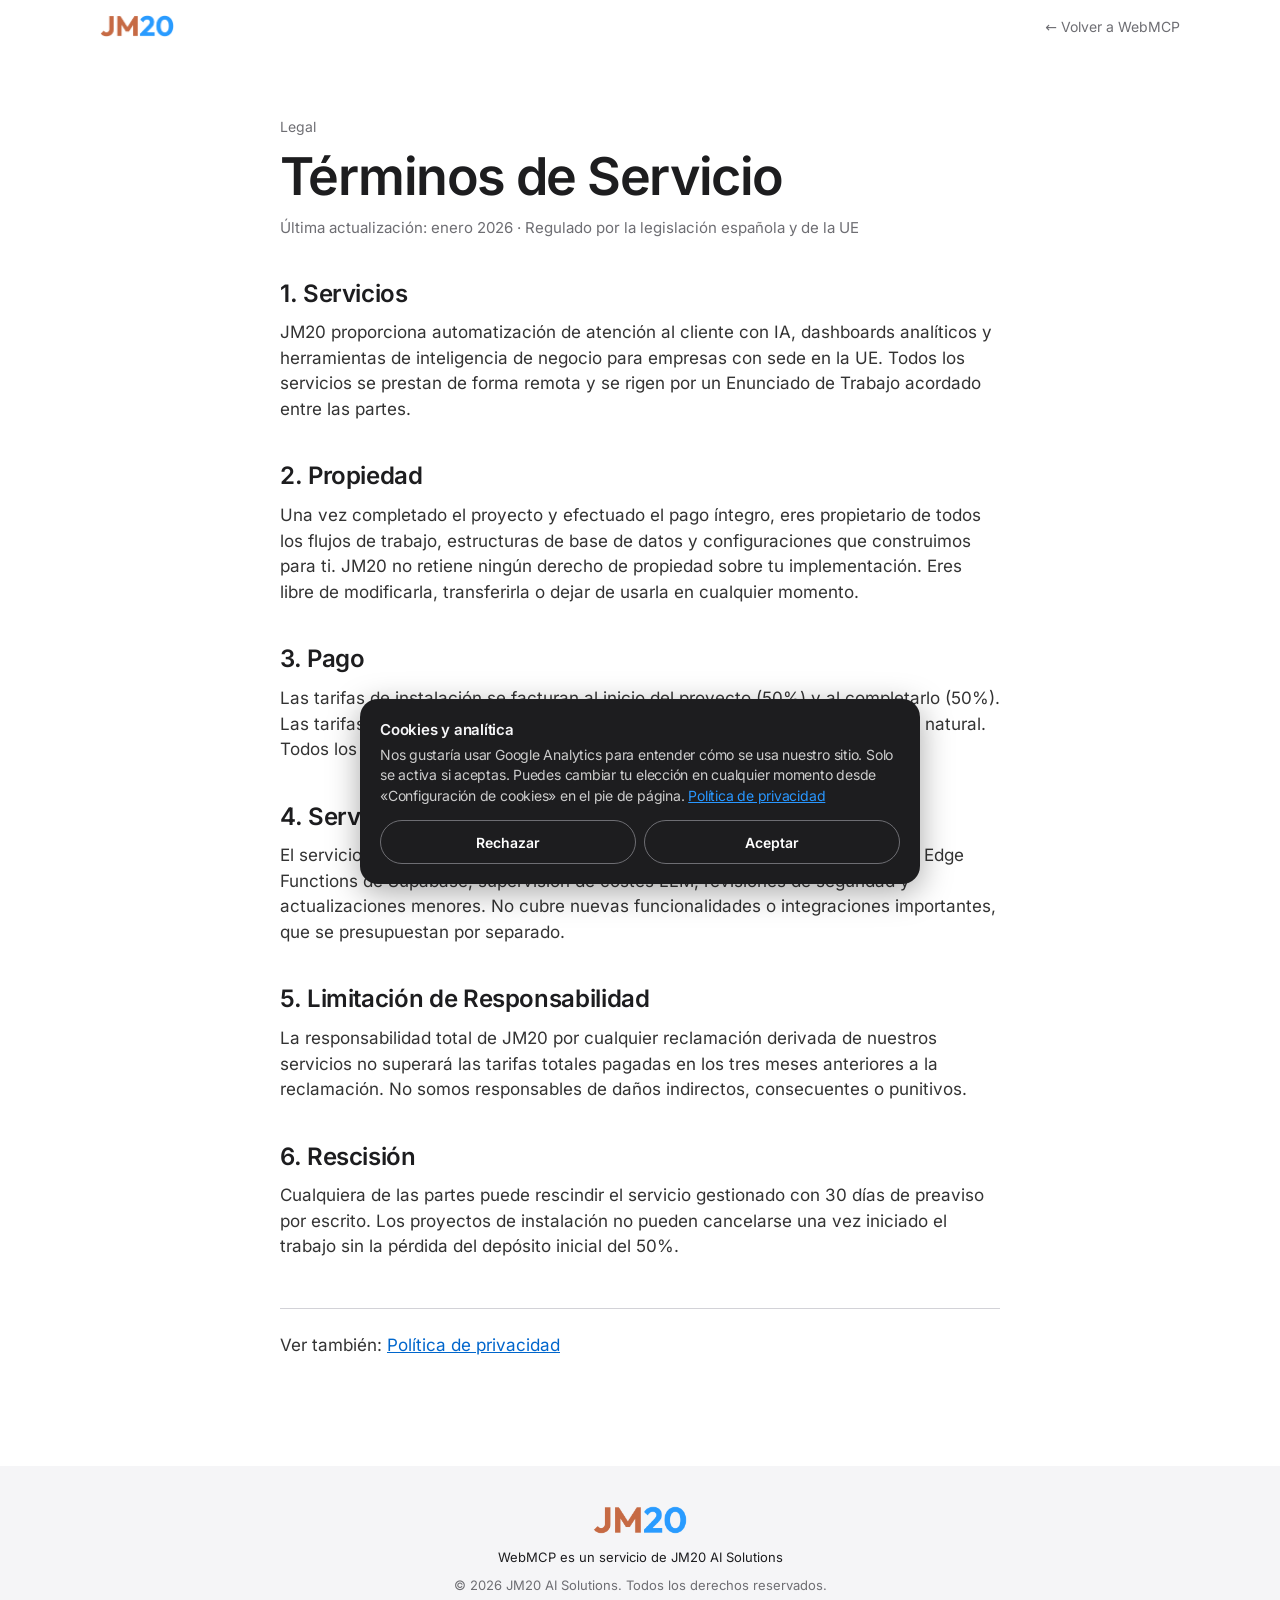
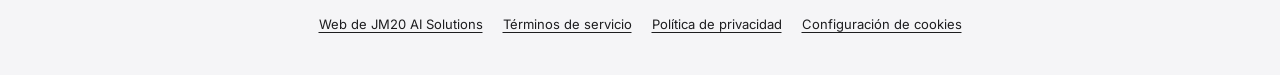
<file: terminos-de-servicio.html>
<!DOCTYPE html>
<html lang="es">
<head>
<meta charset="UTF-8">
<meta name="viewport" content="width=device-width, initial-scale=1, viewport-fit=cover">
<title>Términos de Servicio · WebMCP by JM20</title>
<meta name="description" content="Términos de servicio de JM20 AI Solutions: servicios, propiedad, pago, servicio gestionado, limitación de responsabilidad y rescisión.">
<meta name="robots" content="index, follow">
<link rel="icon" type="image/png" sizes="64x64" href="favicon.png">
<link rel="apple-touch-icon" href="apple-touch-icon.png">
<link rel="stylesheet" href="base.css">
<link rel="stylesheet" href="legal.css">
<link rel="stylesheet" href="consent.css?v=2">
</head>
<body>

<nav class="global">
  <a href="index.html"><img src="jm20-logo.png" alt="JM20 AI Solutions"></a>
  <span class="sp"></span>
  <div class="navlinks">
    <a href="index.html">← Volver a WebMCP</a>
  </div>
</nav>

<main id="main">
  <article class="legal">
    <p class="eyebrow">Legal</p>
    <h1>Términos de Servicio</h1>
    <p class="updated">Última actualización: enero 2026 · Regulado por la legislación española y de la UE</p>

    <section>
      <h2>1. Servicios</h2>
      <p>JM20 proporciona automatización de atención al cliente con IA, dashboards analíticos y herramientas de inteligencia de negocio para empresas con sede en la UE. Todos los servicios se prestan de forma remota y se rigen por un Enunciado de Trabajo acordado entre las partes.</p>
    </section>
    <section>
      <h2>2. Propiedad</h2>
      <p>Una vez completado el proyecto y efectuado el pago íntegro, eres propietario de todos los flujos de trabajo, estructuras de base de datos y configuraciones que construimos para ti. JM20 no retiene ningún derecho de propiedad sobre tu implementación. Eres libre de modificarla, transferirla o dejar de usarla en cualquier momento.</p>
    </section>
    <section>
      <h2>3. Pago</h2>
      <p>Las tarifas de instalación se facturan al inicio del proyecto (50%) y al completarlo (50%). Las tarifas mensuales del servicio gestionado se facturan al inicio de cada mes natural. Todos los precios son exclusivos del IVA aplicable.</p>
    </section>
    <section>
      <h2>4. Servicio Gestionado</h2>
      <p>El servicio gestionado mensual opcional cubre la monitorización de flujos n8n y Edge Functions de Supabase, supervisión de costes LLM, revisiones de seguridad y actualizaciones menores. No cubre nuevas funcionalidades o integraciones importantes, que se presupuestan por separado.</p>
    </section>
    <section>
      <h2>5. Limitación de Responsabilidad</h2>
      <p>La responsabilidad total de JM20 por cualquier reclamación derivada de nuestros servicios no superará las tarifas totales pagadas en los tres meses anteriores a la reclamación. No somos responsables de daños indirectos, consecuentes o punitivos.</p>
    </section>
    <section>
      <h2>6. Rescisión</h2>
      <p>Cualquiera de las partes puede rescindir el servicio gestionado con 30 días de preaviso por escrito. Los proyectos de instalación no pueden cancelarse una vez iniciado el trabajo sin la pérdida del depósito inicial del 50%.</p>
    </section>

    <p class="see">Ver también: <a href="politica-de-privacidad.html">Política de privacidad</a></p>
  </article>
</main>

<footer id="foot">
  <div class="wrap">
    <img class="flogo" src="jm20-logo.png" alt="JM20 AI Solutions">
    <p>WebMCP es un servicio de JM20 AI Solutions</p>
    <p class="copy">© 2026 JM20 AI Solutions. Todos los derechos reservados.</p>
    <nav aria-label="Legal">
      <a href="https://jm20aisolutions.com/">Web de JM20 AI Solutions</a>
      <a href="terminos-de-servicio.html">Términos de servicio</a>
      <a href="politica-de-privacidad.html">Política de privacidad</a>
      <a href="#" data-consent-open>Configuración de cookies</a>
    </nav>
  </div>
</footer>

<script src="consent.js?v=2" defer></script>
</body>
</html>
</file>
<file: base.css>
/* JM20 · WebMCP. Mismos tokens y patrones que la web principal (css/site.css): Inter 400/600, pila Apple, azul de acción único. */
@font-face{font-family:Inter;src:url(fonts/inter-400.woff2) format("woff2");font-weight:400;font-display:swap}
@font-face{font-family:Inter;src:url(fonts/inter-600.woff2) format("woff2");font-weight:600;font-display:swap}
:root{color-scheme:light;--primary:#0066cc;--primary-focus:#0071e3;--primary-dark:#2997ff;--ink:#1d1d1f;--ink-80:#333;--ink-48:#6e6e73;--hairline:#d2d2d7;--canvas:#fff;--parchment:#f5f5f7;--sky:#f5f5f7;--tile:#1d1d1f;--muted-dark:#a1a1a6;--err:#c4161c;--err-dark:#ff8f8f;--font:-apple-system,BlinkMacSystemFont,"SF Pro Display",Inter,system-ui,sans-serif;--display:var(--font)}
*{box-sizing:border-box;margin:0}
[hidden]{display:none!important}
html{scroll-padding-top:95px}
body{background:#fff;color:var(--ink);font:400 17px/1.5 var(--font);-webkit-font-smoothing:antialiased}
img{max-width:100%;height:auto}
a{color:var(--primary)}
::selection{background:var(--primary);color:#fff}
:focus-visible{outline:3px solid var(--primary-dark);outline-offset:2px}
h1,h2,h3{font-family:var(--display);font-weight:600;text-wrap:balance}
h3{font-size:clamp(24px,3vw,34px);line-height:1.15;letter-spacing:-.02em}
p{text-wrap:pretty}
.wrap{max-width:1080px;margin:0 auto}
.sr{position:absolute;width:1px;height:1px;overflow:hidden;clip:rect(0 0 0 0);white-space:nowrap}

/* nav: translucente, como la web principal */
nav.global{position:sticky;top:0;z-index:20;display:flex;align-items:center;gap:24px;height:calc(52px + env(safe-area-inset-top,0px));padding:env(safe-area-inset-top,0px) max(20px,calc(50% - 540px)) 0;background:rgba(255,255,255,.85);-webkit-backdrop-filter:saturate(180%) blur(20px);backdrop-filter:saturate(180%) blur(20px);font-size:14px}
nav.global img{height:22px;width:auto;display:block}
nav.global .sp{flex:1}
.navlinks{display:flex;align-items:center;gap:24px}
.navlinks a{color:var(--ink-48);text-decoration:none}
.navlinks a:hover,.navlinks a[aria-current]{color:var(--ink)}
.navlinks a.btn{padding:6px 16px;font-size:14px}
.mn{display:none;background:none;border:0;padding:10px;cursor:pointer}
.mn span{display:block;width:22px;height:2px;margin:5px 0;background:var(--ink);transition:.2s}

/* botones */
.btn{display:inline-block;padding:12px 24px;border-radius:980px;background:var(--primary);color:#fff!important;font:600 16px/1.3 var(--font);text-decoration:none;border:0;cursor:pointer;text-align:center;transition:background .2s,transform .2s}
.btn:hover{background:#0058b0}
.btn:active{transform:scale(.97)}
.btn[disabled]{opacity:.6;cursor:default}
.dark .btn,.dock .btn{background:var(--primary-dark);color:var(--ink)!important}
.dark .btn:hover,.dock .btn:hover{background:#5cb3ff}
.dark a:not(.btn){color:var(--primary-dark)}
.ctas{display:flex;gap:12px;flex-wrap:wrap;margin-top:32px}

/* mosaicos */
.tile{padding:clamp(64px,10vw,120px) 20px;text-align:left}
.light{background:#fff}.sky{background:var(--parchment)}.dark{background:var(--tile);color:#f5f5f7}
.tile h1{font-size:clamp(36px,5.6vw,68px);line-height:1.05;letter-spacing:-.03em;max-width:18ch;margin:0 auto}
.tile h2{font-size:clamp(30px,4.6vw,52px);line-height:1.1;letter-spacing:-.025em;max-width:22ch;margin-bottom:20px}
.lead{font-size:clamp(19px,2.2vw,22px);line-height:1.45;max-width:62ch;color:var(--ink-80)}
.lead-2{margin-top:16px;color:var(--ink)}
.dark .lead{color:#f5f5f7}.dark .lead-2{color:var(--muted-dark)}
/* hero centrado, el resto a la izquierda (igual que la web principal) */
#top{text-align:center}
#top .lead{font-size:clamp(20px,2.2vw,26px);line-height:1.3;letter-spacing:-.01em;max-width:34ch;margin:24px auto 0}
#top .lead-2{font-size:19px;line-height:1.5;max-width:56ch;margin:20px auto 0}
#top .ctas{justify-content:center}

footer{background:var(--parchment);color:var(--ink);padding:40px 20px calc(40px + env(safe-area-inset-bottom,0px));font-size:13px;text-align:center}
footer .wrap{display:flex;flex-direction:column;align-items:center;gap:8px}
footer p{margin:0}
footer .copy{color:var(--ink-48)}
.flogo{height:28px;width:auto;margin-bottom:6px}
footer nav{display:flex;flex-wrap:wrap;justify-content:center;gap:8px 20px;margin-top:12px}
footer a{color:var(--ink);text-decoration:underline;text-underline-offset:3px}
footer a:hover{color:var(--primary)}
</file>
<file: demos.css>
/* demo en vídeo: sin data-src se muestra la simulación en HTML */
.vid{max-width:720px;margin:56px 0 0}
#top .vid{margin-left:auto;margin-right:auto}
.player{border-radius:22px;overflow:hidden;background:#000;text-align:left;box-shadow:0 30px 80px rgba(0,0,0,.45)}
.player video{display:block;width:100%;aspect-ratio:16/9;background:#000}
.chat{padding:clamp(20px,4vw,40px);display:grid;gap:16px}
.msg{max-width:88%;padding:14px 18px;border-radius:20px;font-size:16px;line-height:1.5;color:#f5f5f7}
.msg.me{justify-self:end;background:var(--primary-dark);color:var(--ink);border-bottom-right-radius:6px}
.msg.ai{justify-self:start;background:#2a2a2c;border-bottom-left-radius:6px}
.msg ol{list-style:none;margin:10px 0 0;padding:0;counter-reset:n}
.msg li{counter-increment:n;padding:8px 12px;border-radius:10px}
.msg li::before{content:counter(n) ". ";color:var(--muted-dark)}
.msg li.you{background:var(--primary);font-weight:600;color:#fff}
.msg li.you::before{color:#fff}
.vid figcaption{max-width:680px;margin:20px 0 0;color:var(--ink-80)}
.vid figcaption strong{display:block;color:var(--ink);font:600 21px/1.19 var(--display);letter-spacing:-.01em;margin-bottom:4px}
.dark .vid figcaption{color:var(--muted-dark)}.dark .vid figcaption strong{color:#fff}
#top .vid figcaption{margin-left:auto;margin-right:auto;text-align:center}
.sim{padding:0 clamp(20px,4vw,40px) clamp(16px,3vw,24px);font-size:14px;color:var(--muted-dark)}
</file>
<file: pricing.css>
/* precios: fases una sola vez, selector de tamaño y una tarjeta de precios */
.phases-head{margin-top:48px}
.phases-head h3{font-size:clamp(24px,3vw,34px)}
.phases-head p{margin-top:6px;color:var(--ink-80)}
.phases{list-style:none;padding:0;margin:32px 0 0;display:grid;grid-template-columns:repeat(4,1fr);gap:20px;counter-reset:n}
.phases li{border-top:2px solid var(--primary);padding-top:16px}
.phases li::before{display:block;font:600 14px var(--font);color:var(--primary)}
.phases li:not(.maint)::before{counter-increment:n;content:counter(n)}
.phases li.maint::before{content:"+"}
.phases h4{font:600 17px/1.3 var(--font);margin:6px 0 2px}
.phases .sub{display:block;font-size:14px;line-height:1.43;color:var(--ink-48)}
.phases p{margin-top:10px;font-size:15px;line-height:1.5;color:var(--ink-80)}
.sizepick{display:none;gap:10px;flex-wrap:wrap;margin-top:56px}
.js .sizepick{display:flex}
.sizepick button{min-height:56px;padding:10px 20px;border:1px solid var(--hairline);border-radius:18px;background:#fff;color:var(--ink);font:600 16px/1.25 var(--font);cursor:pointer;text-align:left}
.sizepick small{display:block;margin-top:2px;font:400 13px/1.3 var(--font);color:var(--ink-48)}
.sizepick button[aria-pressed=true]{background:var(--ink);border-color:var(--ink);color:#fff}
.sizepick button[aria-pressed=true] small{color:#ccc}
.board{max-width:640px;margin-top:16px;display:grid;gap:16px}
.plan{background:#fff;border-radius:22px;overflow:hidden}
.plan>h3{padding:24px 28px 8px;font-size:24px;letter-spacing:-.02em}
.js .plan>h3{position:absolute;width:1px;height:1px;overflow:hidden;clip:rect(0 0 0 0);white-space:nowrap;padding:0}
.pr,.pc{padding:20px 28px;border-top:1px solid #e8e8ed}
.js .plan .pr:first-of-type{border-top:0}
.pr{display:grid;grid-template-columns:1fr auto;gap:4px 16px;align-items:baseline}
.k{font:600 17px/1.3 var(--font);color:var(--ink)}
.p{text-align:right;font:600 clamp(22px,2.1vw,28px)/1.14 var(--font);letter-spacing:-.02em;font-variant-numeric:tabular-nums;color:var(--ink)}
.p .u{font:400 14px var(--font);letter-spacing:0;color:var(--ink-48)}
.pr small{grid-column:1/-1;font-size:14px;line-height:1.43;color:var(--ink-48)}
.pc .btn{display:block;width:100%}
.fine{max-width:640px;margin-top:32px;font-size:14px;line-height:1.5;color:var(--ink-48)}
.fine ul{margin:8px 0 0 20px;padding:0}
.fine li{margin-bottom:4px}
@media (max-width:900px){.phases{grid-template-columns:1fr 1fr}}
@media (max-width:640px){.phases{grid-template-columns:1fr}.js .sizepick{display:grid}.sizepick button{width:100%}}

/* tarjetas de precios: una por servicio */
.tiers{margin-top:40px;display:grid;grid-template-columns:repeat(4,1fr);gap:16px;align-items:stretch}
.tier{display:flex;flex-direction:column;background:#fff;border:1px solid var(--hairline);border-radius:22px;padding:28px 24px}
.tier h3{font-size:22px;line-height:1.25;letter-spacing:-.02em}
.tier h3 .tstep {
    display: block;
    margin-bottom: 6px;
}
.tp{display:flex;flex-wrap:wrap;align-items:baseline;gap:0 6px;margin:20px 0 0;font:600 clamp(32px,3.2vw,42px)/1.1 var(--font);letter-spacing:-.03em;color:var(--ink);font-variant-numeric:tabular-nums}
.tp .u{font:400 15px var(--font);letter-spacing:0;color:var(--ink-48)}
.td{margin:8px 0 0;font-size:14px;line-height:1.43;color:var(--ink-48)}
.tl{list-style:none;margin:24px 0 28px;padding:0;flex:1}
.tl li{position:relative;padding-left:24px;margin:0 0 12px;font-size:15px;line-height:1.45;color:var(--ink-80)}
.tl li::before{content:"\2713";position:absolute;left:0;top:0;font-weight:600;color:var(--ink)}
.tier .btn{display:block;width:100%;text-align:center}
@media (max-width:1000px){.tiers{grid-template-columns:1fr 1fr}}
@media (max-width:640px){.tiers{grid-template-columns:1fr}}
</file>
<file: ecosystem.css>
.cards{display:grid;grid-template-columns:1fr 1fr;gap:20px;margin-top:32px}
.card{background:var(--parchment);border-radius:22px;padding:32px;display:flex;flex-direction:column;gap:12px;min-width:0}
.card h3{font-size:clamp(22px,2.3vw,28px);line-height:1.2}
.card p{color:var(--ink-80)}
.card .btn{margin-top:auto;align-self:flex-start}
.card .cvid{border-radius:14px;overflow:hidden;background:#000}
.cvid video{display:block;width:100%;aspect-ratio:16/9}
</file>
<file: extras.css>
/* quiénes somos, línea de contacto y ejemplo de auditoría. Mismos tokens que base.css; sin color de acento nuevo */
#quienes .facts{list-style:none;padding:0;margin:28px 0 0;max-width:760px}
#quienes .facts li{border-top:1px solid var(--hairline);padding:16px 0;color:var(--ink-80)}
#quienes .facts li:last-child{border-bottom:1px solid var(--hairline)}
#quienes .facts strong{color:var(--ink);font-weight:600}
#quienes .more{margin-top:24px}
.contactline{max-width:560px;margin-top:12px;font-size:14px;color:var(--muted-dark)}
.phases .ex{display:inline-block;margin-top:8px;font-size:14px}

/* página de ejemplo de auditoría */
.sample-note{margin:24px 0 0;padding:16px 20px;border-radius:18px;background:var(--parchment);color:var(--ink);font-size:15px;line-height:1.5}
.sample-note strong{font-weight:600}
.meta{display:grid;grid-template-columns:auto 1fr;gap:6px 20px;margin:32px 0 0;padding:20px 0;border-top:1px solid var(--hairline);border-bottom:1px solid var(--hairline);font-size:15px}
.meta dt{color:var(--ink-48)}
.meta dd{color:var(--ink);margin:0}
.summary{margin-top:32px;font-size:clamp(19px,2.2vw,22px);line-height:1.4;color:var(--ink)}
.tally{display:flex;gap:10px;flex-wrap:wrap;margin-top:16px}
.areas{display:grid;gap:16px;margin-top:24px}
.area{border:1px solid var(--hairline);border-radius:22px;padding:24px 28px}
.area-head{display:flex;justify-content:space-between;align-items:flex-start;gap:16px}
.area h3{font-size:20px;line-height:1.25;letter-spacing:-.015em}
.chip{flex:none;display:inline-block;padding:4px 12px;border-radius:980px;border:1px solid var(--ink);font:600 13px/1.4 var(--font);white-space:nowrap}
.chip.ok{background:#fff;color:var(--ink)}
.chip.mid{background:var(--parchment);color:var(--ink)}
.chip.bad{background:var(--ink);color:#fff}
.area dl{margin:14px 0 0;display:grid;gap:10px}
.area dt{font:600 14px/1.3 var(--font);color:var(--ink)}
.area dd{margin:2px 0 0;color:var(--ink-80)}
.next-steps{margin:12px 0 0 22px;padding:0;color:var(--ink-80)}
.next-steps li{margin-bottom:10px}
.legal .cta-row{margin-top:32px}
@media (max-width:640px){.meta{grid-template-columns:1fr}.area{padding:20px}.area-head{flex-direction:column}}
.legal .disclaimer{margin-top:32px}
.cta-row .alt{align-self:center}

/* datos ampliados desplegables y aviso bajo los beneficios (index.html) */
.shift details{margin-top:24px;border-top:1px solid rgba(255,255,255,.18);padding-top:4px}
.shift summary{cursor:pointer;padding:12px 0;font-weight:600;color:var(--primary-dark)}
.shift summary:hover{color:#5cb3ff}
.gains .caveat{margin-top:16px;font-size:14px;line-height:1.5;color:var(--muted-dark)}
</file>
<file: webmcp_form.css>
/* formulario: mosaico oscuro, campos como en la web principal */
#audit-form{max-width:560px;margin-top:28px;display:grid;gap:4px;text-align:left}
.row2{display:grid;gap:4px}
#audit-form label,#audit-form legend{display:block;font:400 13px/1.4 var(--font);color:#f5f5f7;margin-top:10px}
legend{padding:0;margin-bottom:6px}
input[type=text],input[type=email]{display:block;width:100%;margin-top:4px;padding:10px 12px;border:1px solid var(--ink-48);border-radius:10px;background:#2a2a2c;color:#fff;font:17px var(--font)}
input::placeholder{color:var(--muted-dark)}
input[type=text]:focus-visible,input[type=email]:focus-visible{outline:3px solid var(--primary-dark);outline-offset:2px}
input[aria-invalid=true]{border-color:var(--err-dark)}
fieldset{border:0;padding:0;margin:10px 0 0;min-width:0}
.sizes{display:grid;grid-template-columns:repeat(3,1fr);gap:8px}
.opt{position:relative;display:block;margin-top:0!important;padding:12px 14px;border:1px solid var(--ink-48);border-radius:10px;background:#2a2a2c;cursor:pointer}
.opt input{position:absolute;inset:0;width:100%;height:100%;margin:0;opacity:0;cursor:pointer}
.opt span{display:block;font:600 15px/1.35 var(--font);color:#f5f5f7}
.opt small{display:block;margin-top:4px;font:400 13px/1.38 var(--font);color:var(--muted-dark)}
.opt:has(input:checked){background:#f5f5f7;border-color:#f5f5f7}
.opt:has(input:checked) span{color:var(--ink)}
.opt:has(input:checked) small{color:var(--ink-48)}
.opt:has(input:focus-visible){outline:3px solid var(--primary-dark);outline-offset:2px}
.opt:has(input[aria-invalid=true]){border-color:var(--err-dark)}
#audit-form label.consent{display:flex;gap:10px;align-items:flex-start;font-size:14px;color:#e8e8ed;margin:14px 0 0}
.consent input{width:18px;height:18px;flex:none;margin:3px 0 0;accent-color:var(--primary-dark)}
.consent a{text-decoration:underline}
.ferr{margin-top:6px;font-size:14px;line-height:1.4;color:var(--err-dark)}
#audit-form .btn{justify-self:start;margin-top:14px}
.fstatus{margin-top:8px;padding:12px 16px;border-radius:10px;background:rgba(255,143,143,.12);font-size:15px;line-height:1.45;color:var(--err-dark)}
.fnote{max-width:560px;margin-top:20px;font-size:14px;color:var(--muted-dark)}
.fok{max-width:560px;margin-top:28px;padding:36px;display:grid;justify-items:start;gap:10px;background:#2a2a2c;border-radius:22px;color:#fff}
.fok svg{color:var(--primary-dark)}
.fok h3{font-size:28px;line-height:1.14}
.fok p{color:#ccc}
.fok:focus{outline:none}
@media (max-width:640px){.sizes{grid-template-columns:1fr}}
.next{max-width:560px;margin-top:32px;padding-top:24px;border-top:1px solid rgba(255,255,255,.18)}
.next h3{font-size:20px;line-height:1.2;color:#f5f5f7}
.next ol{margin:12px 0 0 20px;padding:0;color:#ccc;font-size:15px;line-height:1.5}
.next li{margin-bottom:6px}
</file>
<file: responsive.css>
/* pestañas de la simulación, beneficios, CTA fijo en móvil, navegación móvil */
.tabs{display:flex;gap:8px;flex-wrap:wrap;padding:clamp(16px,3vw,24px) clamp(20px,4vw,40px) 0}
.tabs button{min-height:44px;padding:0 18px;border:1px solid #424245;border-radius:980px;background:0;color:#f5f5f7;font:15px var(--font);cursor:pointer}
.tabs button[aria-pressed=true]{background:#f5f5f7;color:var(--ink);border-color:#f5f5f7}
.tabs+.chat{padding-top:20px}
.gains,.shift{max-width:760px}
.gains ul{list-style:none;padding:0;margin:24px 0 0}
.gains li{border-top:1px solid rgba(255,255,255,.18);padding:16px 0;color:#ccc}
.gains li:last-child{border-bottom:1px solid rgba(255,255,255,.18)}
.gains strong{color:#fff;font-weight:600}
.shift{margin-top:64px}
.shift h3{font-size:28px;line-height:1.14}
.shift p{margin-top:12px;color:#ccc}
.shift+.ctas{margin-top:40px}
.dock{display:none}
@media (max-width:833px){
  body{padding-bottom:calc(76px + env(safe-area-inset-bottom,0px))}
  .dock{display:block;position:fixed;left:0;right:0;bottom:0;z-index:15;padding:12px 20px calc(12px + env(safe-area-inset-bottom,0px));background:rgba(29,29,31,.88);-webkit-backdrop-filter:blur(14px);backdrop-filter:blur(14px)}
  .dock .btn{display:block;width:100%}
  .cards{grid-template-columns:1fr}
}
@media (max-width:760px){
  .mn{display:block;order:3}
  .navlinks{display:none;position:absolute;top:calc(52px + env(safe-area-inset-top,0px));left:0;right:0;flex-direction:column;align-items:flex-start;gap:18px;padding:20px;background:#fff;box-shadow:0 8px 20px rgba(0,0,0,.12)}
  nav.global.open .navlinks{display:flex}
  nav.global.open .mn span:nth-child(1){transform:translateY(7px) rotate(45deg)}
  nav.global.open .mn span:nth-child(2){opacity:0}
  nav.global.open .mn span:nth-child(3){transform:translateY(-7px) rotate(-45deg)}
}
@media (prefers-reduced-motion:reduce){html{scroll-behavior:auto}.btn{transition:none}}
</file>
<file: consent.css>
.cc{position:fixed;left:16px;right:16px;bottom:calc(16px + env(safe-area-inset-bottom,0px));z-index:3000;max-width:560px;margin:0 auto;padding:20px;background:#1d1d1f;color:#f5f5f7;border-radius:18px;box-shadow:0 8px 32px rgba(0,0,0,.35);font:400 14px/1.45 var(--font,system-ui,sans-serif);letter-spacing:-.224px}
.cc strong{display:block;margin-bottom:4px;font-size:15px}
.cc p{margin:0 0 14px;color:#ccc}
.cc a{color:#2997ff}
.cc-b{display:flex;gap:8px;flex-wrap:wrap}
/* Aceptar y Rechazar con el mismo peso visual (exigencia de la AEPD) */
.cc button{flex:1 1 0;min-height:44px;padding:0 18px;border:1px solid #6e6e73;border-radius:9999px;background:transparent;color:#fff;font:600 14px var(--font,system-ui,sans-serif);cursor:pointer}
.cc button:hover{background:#2c2c2e}
.cc button:focus-visible{outline:2px solid #2997ff;outline-offset:2px}
</file>
<file: aicheck.css>
/* aicheck.css — banner de la portada (#comprobar) y página comprobar.html.
   Usa solo los tokens de base.css (azul de acción único, Inter, tarjetas 22px, campos 10px, selectores 18px).
   Todo está acotado a #comprobar o #ac para no afectar a otras secciones. */

/* ---------- Banner en la portada: franja oscura, compacta ---------- */
#comprobar{padding:clamp(40px,6vw,64px) 20px}
#comprobar .wrap{display:flex;align-items:center;justify-content:space-between;flex-wrap:wrap;gap:24px 48px}
#comprobar .cb-text{flex:1 1 440px;min-width:0}
#comprobar h2{font-size:clamp(26px,3.6vw,38px);max-width:24ch;margin-bottom:12px}
#comprobar .lead{font-size:clamp(17px,1.8vw,19px);max-width:56ch}
#comprobar .btn{flex:none}
@media (max-width:640px){#comprobar .btn{width:100%}}

/* ---------- Página comprobar.html ---------- */
.ac-page{min-height:100vh;min-height:100dvh;display:flex;flex-direction:column}
.ac-main{flex:1;display:flex;flex-direction:column}
#ac{flex:1;text-align:center;padding-top:clamp(48px,8vw,96px)}

/* botón "Volver a la web" (arriba, siempre visible, también en móvil) */
.ac-back{display:inline-block;padding:6px 16px;border:1px solid var(--hairline);border-radius:980px;color:var(--ink);text-decoration:none;font-size:14px;line-height:1.4;transition:background .2s}
.ac-back:hover{background:var(--parchment)}

#ac .lead{margin:24px auto 0;max-width:46ch}

/* campo + botón en una sola fila, como en la referencia */
#ac .ac-form{max-width:680px;margin:36px auto 0;text-align:left}
#ac .ac-bar{display:flex;align-items:center;gap:8px;padding:8px 8px 8px 16px;background:#2a2a2c;border:1px solid #424245;border-radius:18px}
#ac .ac-bar:focus-within{outline:3px solid var(--primary-dark);outline-offset:2px}
#ac .ac-bar svg{flex:none;color:var(--muted-dark)}
#ac .ac-bar input{flex:1;min-width:0;padding:10px 4px;border:0;border-radius:10px;background:transparent;color:#fff;font:17px var(--font)}
#ac .ac-bar input:focus-visible{outline:none}
#ac .ac-bar input::placeholder{color:var(--muted-dark)}
#ac .ac-bar .btn{flex:none}
#ac .ac-hint{margin:10px 4px 0;font-size:14px;color:var(--muted-dark)}
@media (max-width:520px){
  #ac .ac-bar{flex-wrap:wrap;padding:12px}
  #ac .ac-bar input{flex:1 1 calc(100% - 40px)}
  #ac .ac-bar .btn{width:100%}
}

/* conversación / resultados */
#ac .ac-chat{display:flex;flex-direction:column;gap:12px;max-width:680px;margin:28px auto 0;text-align:left}
#ac .ac-chat:empty{display:none}
#ac .ac-msg{max-width:100%;padding:16px 20px;border-radius:18px;background:#2a2a2c;color:#f5f5f7;overflow-wrap:anywhere}
#ac .ac-msg.ac-user{align-self:flex-end;max-width:92%;background:var(--primary-dark);color:var(--ink);word-break:break-all}
#ac .ac-msg p{margin:0 0 8px}
#ac .ac-msg p:last-child{margin-bottom:0}
#ac .ac-bad{color:var(--err-dark)}
#ac .ac-good{color:#fff;font-weight:600}
#ac .ac-note{margin-top:8px;font-size:14px;line-height:1.45;color:var(--muted-dark)}

/* los 7 puntos mientras se analiza */
#ac ul.ac-checks{list-style:none;margin:10px 0 0;padding:0}
#ac ul.ac-checks li{display:flex;align-items:center;gap:12px;padding:5px 0}
#ac .ac-spin{width:14px;height:14px;flex:none;border:2px solid #424245;border-top-color:var(--primary-dark);border-radius:50%;animation:ac-spin .9s linear infinite}
@keyframes ac-spin{to{transform:rotate(360deg)}}
@media (prefers-reduced-motion:reduce){#ac .ac-spin{animation-duration:3s}}
#ac .ac-dot{width:8px;height:8px;margin:3px;flex:none;border-radius:50%;background:var(--muted-dark)}

/* paso del email y formulario de la auditoría completa */
#ac .ac-label{display:block;margin-top:12px;font-size:14px;line-height:1.4;color:#e8e8ed}
#ac .ac-input{display:block;width:100%;margin:4px 0 6px;padding:10px 12px;border:1px solid var(--ink-48);border-radius:10px;background:#1d1d1f;color:#fff;font:17px var(--font)}
#ac .ac-input::placeholder{color:var(--muted-dark)}
#ac .ac-input:focus-visible{outline:3px solid var(--primary-dark);outline-offset:2px}
#ac .ac-consent{display:flex;gap:10px;align-items:flex-start;margin:14px 0 0;font-size:14px;line-height:1.45;color:#e8e8ed}
#ac .ac-consent input{width:18px;height:18px;flex:none;margin:3px 0 0;accent-color:var(--primary-dark)}
#ac .ac-consent a{color:var(--primary-dark);text-decoration:underline}
#ac .ac-err{min-height:1.2em;margin:8px 0 0;font-size:14px;line-height:1.4;color:var(--err-dark)}
#ac .ac-msg .btn{margin-top:14px}
#ac .ac-msg .btn[disabled]{opacity:.6;cursor:default}

/* qué revisamos (comprobar.html) */
#ac .ac-points{max-width:680px;margin:48px auto 0;text-align:left}
#ac .ac-points h2{max-width:none;margin:0;font-size:20px;line-height:1.3;letter-spacing:-.015em}
#ac .ac-points ul{list-style:none;margin:12px 0 0;padding:0}
#ac .ac-points li{padding:12px 0;border-top:1px solid #424245;color:#e8e8ed;font-size:15px;line-height:1.45}
#ac .ac-points li:last-child{border-bottom:1px solid #424245}
#ac .ac-points strong{display:block;color:#fff;font-weight:600}

/* enlace en forma de botón: "Analizar otra web" */
#ac .ac-link{display:block;margin:6px 0 0;padding:10px 0;background:none;border:0;color:var(--primary-dark);font:inherit;font-size:14px;line-height:1.4;text-decoration:underline;cursor:pointer}
#ac .ac-link:hover{color:#5cb3ff}

/* Plan elegido en el formulario de contacto (index.html #audit) */
#audit .plan-sel{margin:0 0 20px;padding:10px 16px;border:1px solid #424245;border-radius:10px;background:#2a2a2c;color:#f5f5f7;font-size:15px;line-height:1.4}
</file>
<file: fixes.css>
/* fixes.css — se carga el último en index.html */

/* --- Tarjetas de precios: filas compartidas (título, precio, texto, lista, botón alineados) --- */
@media (min-width:641px){
  .tiers{row-gap:0}
  .tiers .tier{display:grid;grid-template-rows:subgrid;grid-row:span 5;row-gap:0;align-content:start}
  .tiers .tier .tp{align-self:end}
  .tiers .tier .btn{align-self:end}
}
@media (min-width:641px) and (max-width:1000px){
  .tiers .tier:nth-child(n+3){margin-top:16px}
}
/* "Desde" en su propia línea para que "29€ /mes + IVA" no se parta */
.tier .tp .u:first-child:not(:last-child){flex-basis:100%;font-size:14px}
.tier .btn{padding-left:12px;padding-right:12px}

/* --- Sección de datos (ahora justo bajo el hero, sobre fondo claro) --- */
#trafico .shift{margin-top:0;max-width:none}
#trafico .shift>p,#trafico .shift details{max-width:760px}
#trafico .shift p{color:var(--ink-80)}
#trafico .shift details{border-top-color:var(--hairline)}
#trafico .shift summary{color:var(--primary)}
#trafico .shift summary:hover{color:#0058b0}
.stats{list-style:none;margin:32px 0 28px;padding:0;display:grid;grid-template-columns:repeat(3,1fr);gap:20px}
.stat{border-top:2px solid var(--primary);padding-top:16px}
.stat b{display:block;font:600 clamp(40px,5vw,64px)/1.03 var(--font);letter-spacing:-.035em;color:var(--ink);font-variant-numeric:tabular-nums}
.stat span{display:block;margin-top:10px;font-size:16px;line-height:1.45;color:var(--ink-80)}
.stat small{display:block;margin-top:8px;font-size:13px;line-height:1.4;color:var(--ink-48)}
@media (max-width:760px){.stats{grid-template-columns:1fr;gap:24px}}
</file>
<file: audit-ejemplo.css>
:root{
  --ink:#17212b;--muted:#64717e;--line:#e1e6eb;--paper:#fff;--wash:#f5f7f9;
  --navy:#14283d;--blue:#315d80;--green:#24734f;--green-bg:#eaf5ef;
  --amber:#946016;--amber-bg:#fff4df;--red:#a33b37;--red-bg:#fbeceb;
  --shadow:0 12px 34px rgba(22,39,55,.07);--radius:14px;
}
*{box-sizing:border-box}
html{scroll-behavior:smooth}
body{margin:0;background:#f2f4f6;color:var(--ink);font:15px/1.65 Inter,ui-sans-serif,system-ui,-apple-system,BlinkMacSystemFont,"Segoe UI",sans-serif}
a{color:inherit}
.global{height:72px;background:#fff;border-bottom:1px solid var(--line);display:flex;align-items:center;padding:0 max(24px,calc((100% - 1120px)/2));gap:24px}
.global img{width:104px;height:auto;object-fit:contain}
.sp{flex:1}
.navlinks{display:flex;align-items:center;gap:20px}
.navlinks a,.cta-row a{font-size:13px;font-weight:650;text-decoration:none}
.btn{background:var(--navy);color:#fff!important;padding:11px 17px;border-radius:7px}
main{max-width:1000px;margin:42px auto 64px;padding:0 22px}
.report{background:var(--paper);border:1px solid var(--line);border-radius:18px;box-shadow:var(--shadow);overflow:hidden}
.report-top{padding:42px 52px 32px;background:linear-gradient(135deg,#14283d,#234663);color:#fff}
.eyebrow{font-size:11px;letter-spacing:.14em;text-transform:uppercase;font-weight:750;color:#b9cddd;margin:0 0 12px}
h1{font-size:clamp(30px,5vw,43px);line-height:1.12;letter-spacing:-.035em;margin:0 0 13px}
.lead{font-size:17px;line-height:1.55;color:#e1eaf1;max-width:720px;margin:0}
.sample-note{margin:24px 0 0;padding:13px 15px;border:1px solid rgba(255,255,255,.24);border-radius:9px;background:rgba(255,255,255,.08);font-size:12px;color:#f0f4f7}
.sample-note strong{color:#fff}
.report-body{padding:34px 52px 48px}
.meta{display:grid;grid-template-columns:repeat(3,minmax(0,1fr));gap:17px 24px;margin:0 0 34px;padding:0 0 28px;border-bottom:1px solid var(--line)}
.meta div{min-width:0}
.meta dt,.small-label{font-size:10px;text-transform:uppercase;letter-spacing:.1em;font-weight:750;color:var(--muted);margin-bottom:4px}
.meta dd{margin:0;font-size:13px;font-weight:650;overflow-wrap:anywhere}
section{scroll-margin-top:20px}
h2{font-size:22px;letter-spacing:-.02em;line-height:1.25;margin:38px 0 15px}
h3{font-size:16px;line-height:1.35;margin:0}
p{margin:0 0 12px}
.muted{color:var(--muted)}
.summary{font-size:15px;max-width:800px}
.score-panel{display:grid;grid-template-columns:210px 1fr;gap:28px;padding:23px;border:1px solid var(--line);border-radius:var(--radius);background:#fbfcfd;margin:22px 0 15px}
.score-number{font-size:48px;line-height:1;font-weight:800;letter-spacing:-.05em;color:var(--navy)}
.score-number small{font-size:16px;color:var(--muted);font-weight:600;letter-spacing:0}
.score-status{display:inline-block;margin-top:10px;background:var(--amber-bg);color:var(--amber);padding:5px 9px;border-radius:5px;font-size:11px;font-weight:750}
.score-details{align-self:center}
.bar{height:9px;background:#e8edf1;border-radius:20px;overflow:hidden;margin:10px 0 15px}
.bar span{display:block;width:33%;height:100%;background:#c58a32;border-radius:20px}
.tally{display:flex;gap:9px;flex-wrap:wrap}
.chip{display:inline-flex;align-items:center;gap:6px;border-radius:5px;padding:5px 9px;font-size:11px;font-weight:750;white-space:nowrap}
.ok{color:var(--green);background:var(--green-bg)}
.mid{color:var(--amber);background:var(--amber-bg)}
.bad{color:var(--red);background:var(--red-bg)}
.note{padding:14px 16px;background:#f1f5f8;border-left:3px solid #8096a8;border-radius:0 8px 8px 0;font-size:12px;color:#4f5d69;margin:17px 0}
.method-grid{display:grid;grid-template-columns:repeat(2,minmax(0,1fr));gap:12px}
.method-grid.three{grid-template-columns:repeat(3,minmax(0,1fr))}
.method{padding:15px;border:1px solid var(--line);border-radius:10px}
.method strong{display:block;font-size:13px;margin-bottom:4px}
.method p{font-size:12px;color:var(--muted);margin:0}
.area-list{display:grid;gap:14px}
.area{border:1px solid var(--line);border-radius:12px;overflow:hidden;background:#fff}
.area-head{display:flex;justify-content:space-between;align-items:center;gap:15px;padding:17px 19px;background:#fbfcfd;border-bottom:1px solid var(--line)}
.area-head .left{display:flex;align-items:center;gap:11px}
.num{width:29px;height:29px;border-radius:7px;background:#eaf0f4;color:var(--navy);display:grid;place-items:center;font-size:12px;font-weight:800;flex:none}
.area-content{padding:17px 19px 19px}
.area-content dl{display:grid;grid-template-columns:1fr;gap:13px;margin:0}
.area-content dl div{display:grid;grid-template-columns:145px 1fr;gap:15px}
.area-content dt{font-size:11px;text-transform:uppercase;letter-spacing:.07em;font-weight:750;color:var(--muted)}
.area-content dd{margin:0;font-size:13px}
.area-content ul{margin:6px 0 0;padding-left:18px}
.area-content li{margin:3px 0}
code{font-family:ui-monospace,SFMono-Regular,Menlo,monospace;font-size:.92em;background:#f0f3f5;padding:2px 5px;border-radius:4px;overflow-wrap:anywhere}
.finding-meta{display:flex;gap:18px;flex-wrap:wrap;margin-top:14px;padding-top:12px;border-top:1px solid #edf0f2;font-size:11px;color:var(--muted)}
.finding-meta strong{color:var(--ink)}
table{width:100%;border-collapse:collapse;font-size:12px;margin:15px 0}
th{text-align:left;background:#f4f6f8;color:#53616e;font-size:10px;letter-spacing:.07em;text-transform:uppercase}
th,td{padding:11px 12px;border-bottom:1px solid var(--line);vertical-align:top}
td:last-child,th:last-child{text-align:left}
.result{font-weight:750}
.test-intro{font-size:13px;color:var(--muted);max-width:800px}
.priority-list{counter-reset:priority;display:grid;gap:10px}
.priority{counter-increment:priority;display:grid;grid-template-columns:34px 1fr auto;gap:13px;align-items:start;padding:15px;border:1px solid var(--line);border-radius:10px}
.priority:before{content:counter(priority);width:28px;height:28px;border-radius:7px;background:#eaf0f4;color:var(--navy);display:grid;place-items:center;font-weight:800;font-size:12px}
.priority h3{font-size:14px;margin:1px 0 4px}
.priority p{font-size:12px;color:var(--muted);margin:0}
.estimate{font-size:11px;font-weight:750;color:var(--muted);white-space:nowrap}
.roadmap{display:grid;grid-template-columns:repeat(3,1fr);gap:10px;margin-top:16px}
.phase{padding:15px;background:var(--wash);border-radius:9px}
.phase b{display:block;font-size:12px;margin-bottom:5px}
.phase p{font-size:11px;color:var(--muted);margin:0}
.deliverables{display:grid;grid-template-columns:repeat(2,1fr);gap:10px}
.deliverable{padding:12px 14px;border:1px solid var(--line);border-radius:8px;font-size:12px}
.deliverable:before{content:"✓";color:var(--green);font-weight:800;margin-right:9px}
.disclaimer{margin-top:30px;padding:15px 17px;border:1px solid #eadfc9;background:#fffaf0;border-radius:9px;font-size:12px;color:#68552f}
.cta-row{display:flex;gap:12px;align-items:center;margin-top:28px;padding-top:23px;border-top:1px solid var(--line)}
.cta-row .alt{color:var(--navy);text-decoration:underline;text-underline-offset:3px}
footer{padding:25px 22px 38px;text-align:center;color:var(--muted);font-size:11px}
footer img{width:90px;margin-bottom:5px}
footer p{margin:5px}
footer nav{display:flex;justify-content:center;gap:18px;flex-wrap:wrap;margin-top:12px}
footer a{text-decoration:none}
@media(max-width:700px){
 .global{height:62px;padding:0 18px}.navlinks{gap:12px}.navlinks a{font-size:11px}.navlinks a:first-child{display:none}
 main{margin:18px auto 35px;padding:0 10px}.report-top{padding:30px 23px 25px}.report-body{padding:25px 22px 32px}
 .meta{grid-template-columns:repeat(2,minmax(0,1fr));gap:14px}
 .score-panel{grid-template-columns:1fr;gap:14px}.score-number{font-size:42px}
 .method-grid,.method-grid.three,.roadmap,.deliverables{grid-template-columns:1fr}
 .area-content dl div{grid-template-columns:1fr;gap:4px}
 .area-head{align-items:flex-start}.area-head h3{font-size:14px}
 .priority{grid-template-columns:30px 1fr}.estimate{grid-column:2}
 table{display:block;overflow-x:auto;white-space:normal}
}
@media print{
 body{background:#fff}.global,footer,.cta-row{display:none!important}
 main{max-width:none;margin:0;padding:0}.report{border:0;box-shadow:none;border-radius:0}
 .report-top{print-color-adjust:exact;-webkit-print-color-adjust:exact}
 .area,.priority,.method,.phase{break-inside:avoid}
}
</file>
<file: legal.css>
/* Legal pages (términos y privacidad). Usa los tokens de base.css */
.legal{max-width:760px;margin:0 auto;padding:64px 20px 96px}
.legal .eyebrow{font-size:14px;color:var(--ink-48);margin-bottom:12px}
.legal h1{font-size:clamp(34px,5vw,52px);line-height:1.08;letter-spacing:-.03em;margin-bottom:12px}
.legal h2{font-size:24px;line-height:1.2;letter-spacing:-.015em;margin:40px 0 12px}
.legal p,.legal li{color:var(--ink-80);margin-bottom:12px}
.legal ul{padding-left:22px}
.legal .updated{color:var(--ink-48);font-size:15px}
.legal .see{margin-top:48px;padding-top:24px;border-top:1px solid var(--hairline)}
</file>
